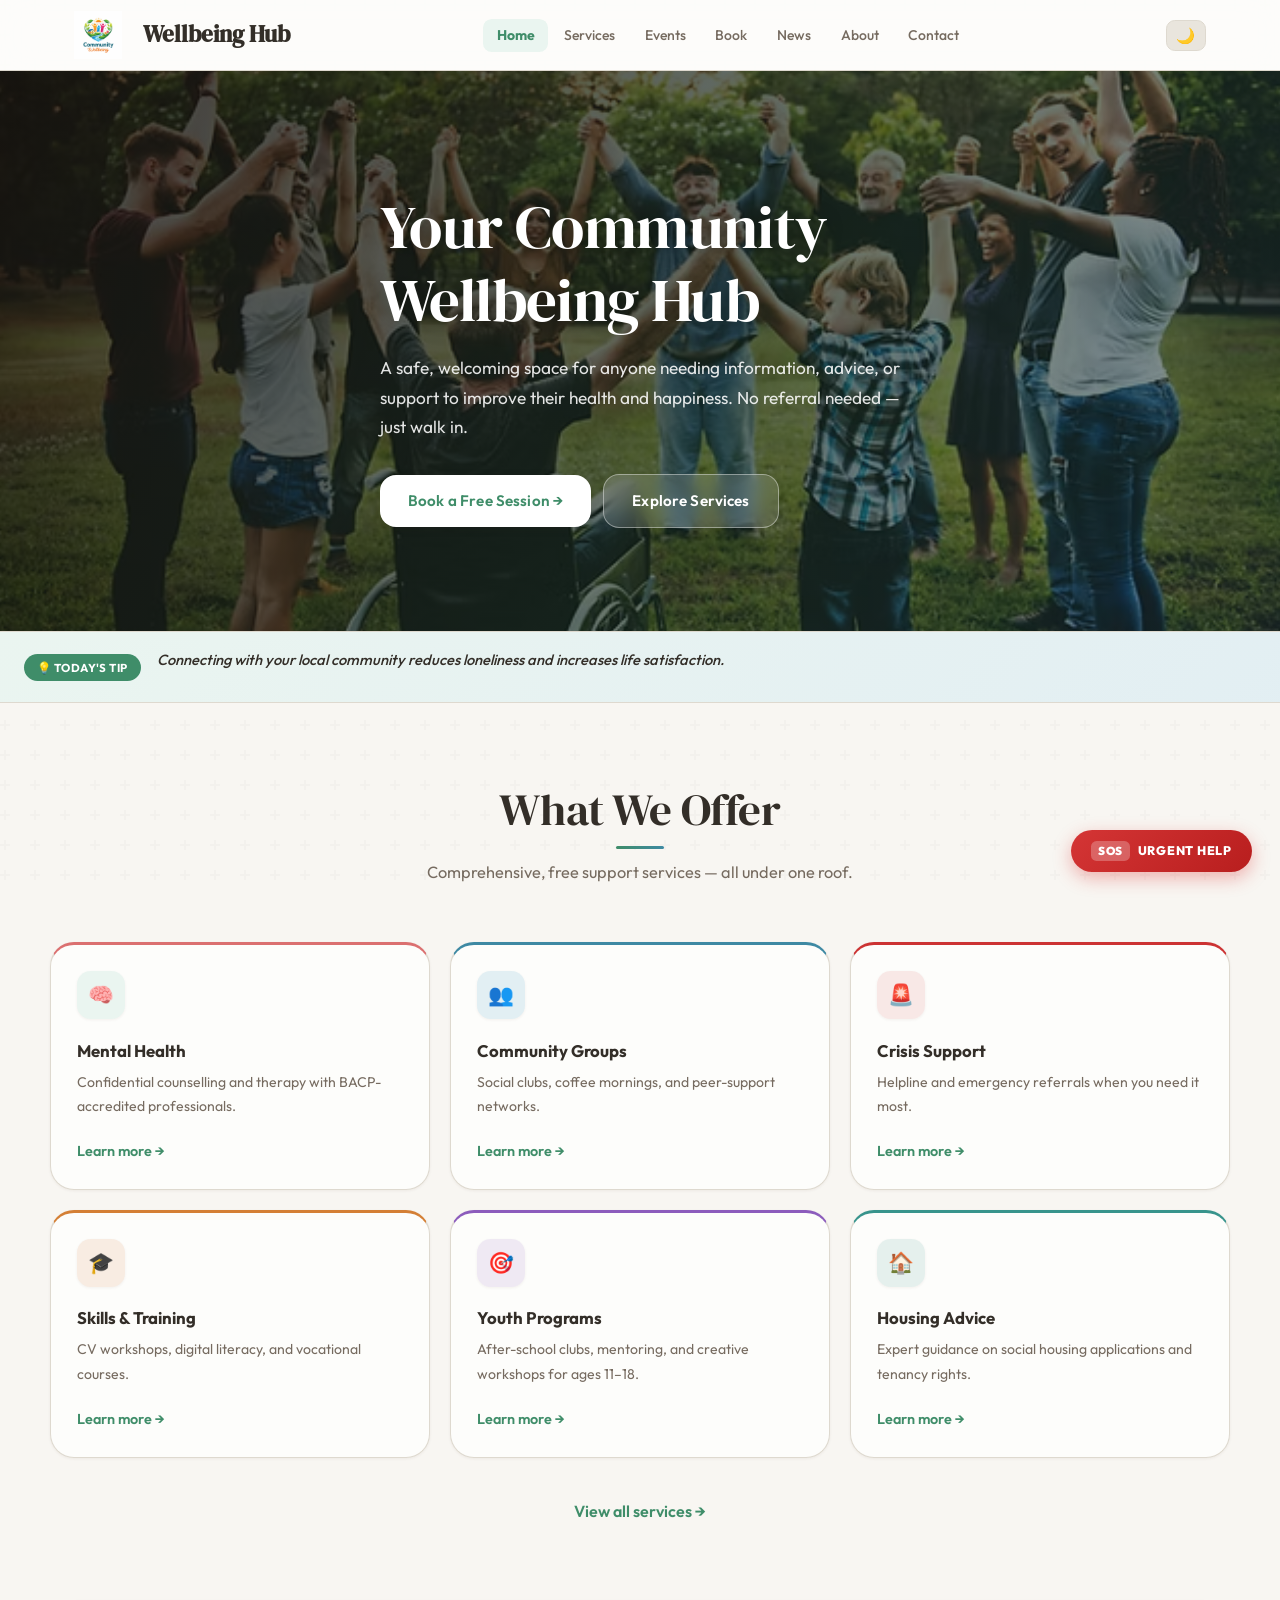
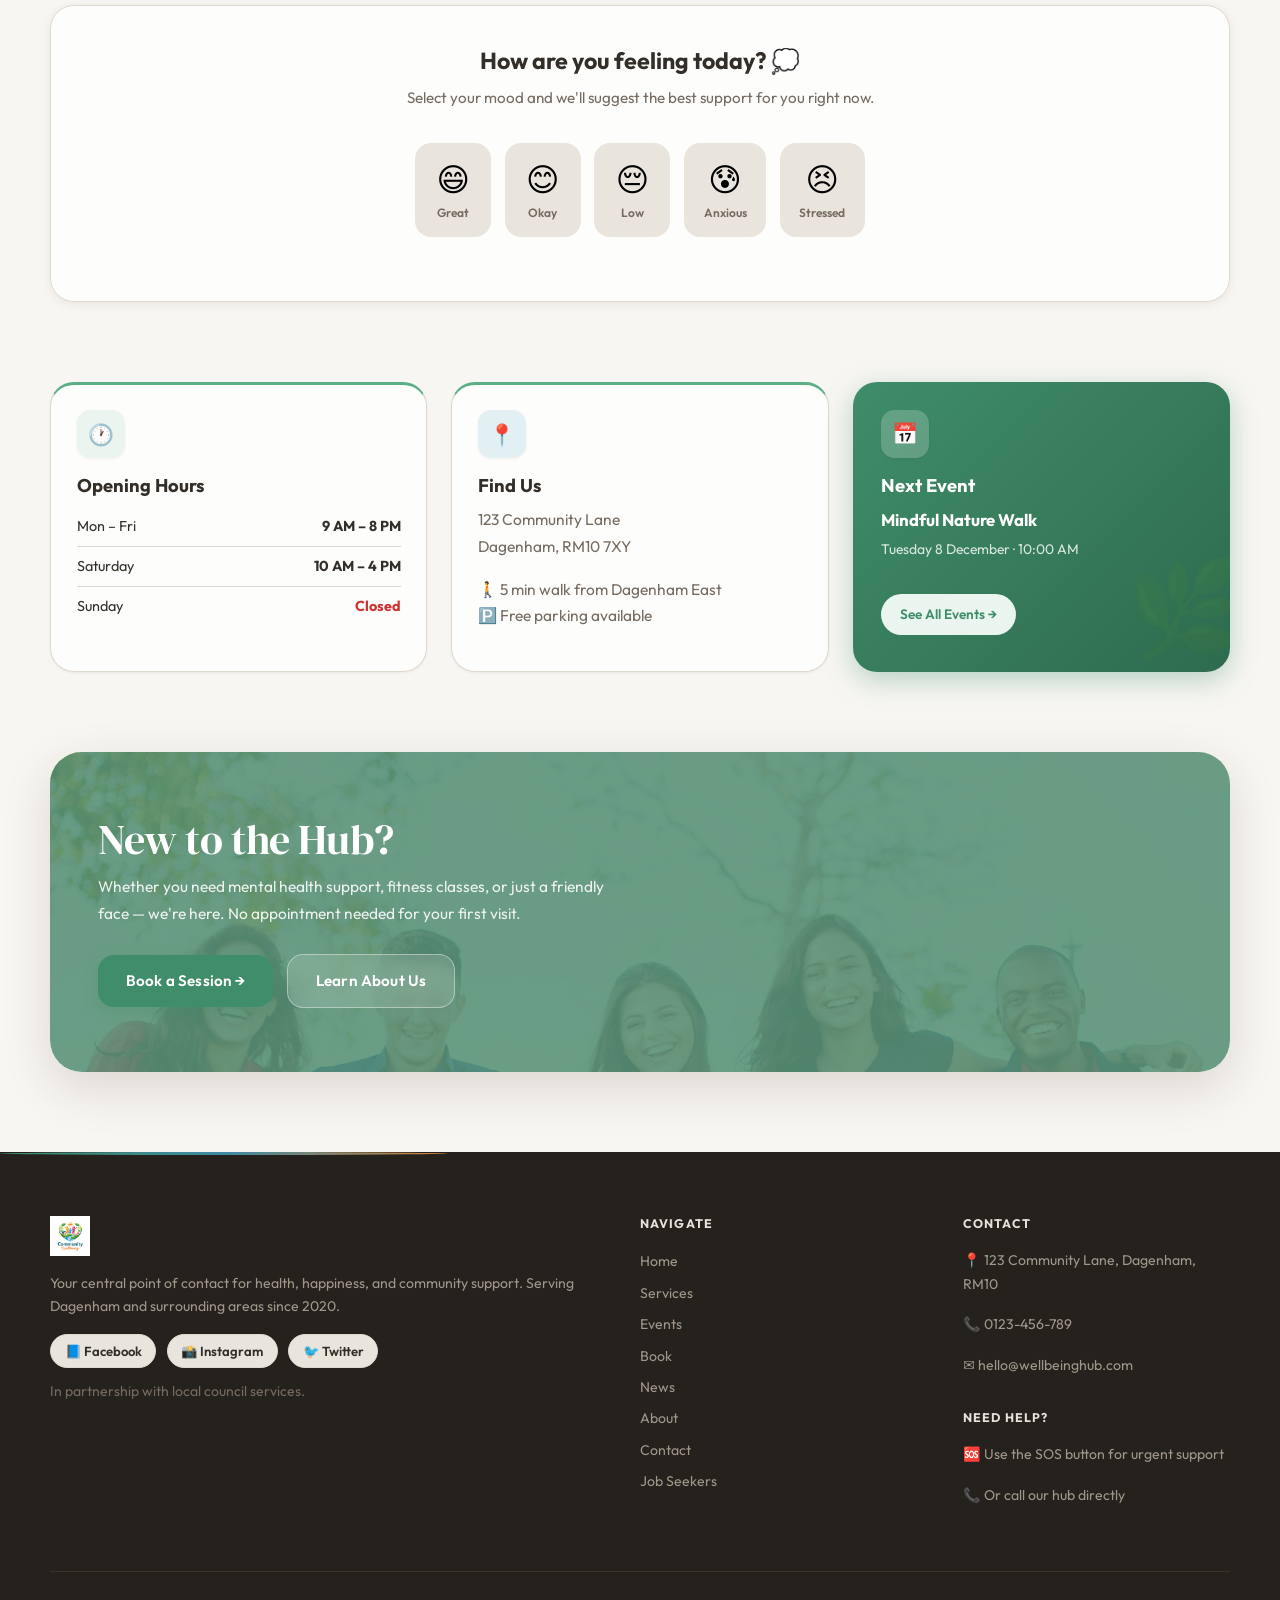
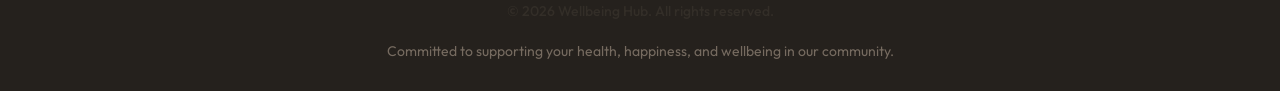
<file: index.html>
﻿<!doctype html>
<html lang="en">
<head>
  <meta charset="UTF-8" />
  <meta name="viewport" content="width=device-width, initial-scale=1.0" />
  <title>Wellbeing Hub – Community Health & Support Centre</title>
  <meta name="description" content="Your local community wellbeing hub in Dagenham. Free mental health support, events, job seekers programmes, and crisis help." />
  <link rel="icon" type="image/png" href="images/logo.png" />
  <meta name="theme-color" content="#3f8f67" />
  <meta property="og:title" content="Wellbeing Hub – Community Health & Support Centre" />
  <meta property="og:description" content="Your local community wellbeing hub in Dagenham. Free mental health support, events, job seekers programmes, and crisis help." />
  <meta property="og:image" content="images/hero-community-people.jpg" />
  <meta property="og:url" content="https://prayogbhattarai.github.io/community-wellbeing-hub/" />
  <meta property="og:type" content="website" />
  <meta name="twitter:card" content="summary_large_image" />
  <meta name="twitter:title" content="Wellbeing Hub – Community Health & Support Centre" />
  <meta name="twitter:description" content="Your local community wellbeing hub in Dagenham. Free mental health support, events, job seekers programmes, and crisis help." />
  <meta name="twitter:image" content="images/hero-community-people.jpg" />
  <link rel="canonical" href="https://prayogbhattarai.github.io/community-wellbeing-hub/" />
  <link rel="preconnect" href="https://fonts.googleapis.com" />
  <link rel="preconnect" href="https://fonts.gstatic.com" crossorigin />
  <link href="https://fonts.googleapis.com/css2?family=DM+Serif+Display:ital@0;1&family=Outfit:wght@300;400;500;600;700&display=swap" rel="stylesheet" />
  <link rel="stylesheet" href="css/style.css" />
  <script defer src="js/app.js"></script>
</head>
<body>
  <a href="#main" class="skip-link">Skip to main content</a>

  <!-- HEADER -->
  <header id="site-header">
    <nav>
      <a href="index.html" class="logo">
        <img src="images/logo.png" alt="Community Wellbeing Hub Logo" style="height:48px; width:auto; vertical-align:middle;" />
        <span style="margin-left: 0.5em; vertical-align:middle; font-weight: bold; font-size: 1.2em;">Wellbeing Hub</span>
      </a>
      <ul class="nav-links">
        <li><a href="index.html" aria-current="page">Home</a></li>
        <li><a href="services.html">Services</a></li>
        <li><a href="events.html">Events</a></li>
        <li><a href="booking.html">Book</a></li>
        <li><a href="news.html">News</a></li>
        <li><a href="about.html">About</a></li>
        <li><a href="contact.html">Contact</a></li>
      </ul>
      <div class="nav-right">
        <button class="theme-btn" id="theme-btn" aria-label="Toggle dark mode">🌙</button>
        <button class="menu-btn" id="menu-btn" aria-label="Open menu" aria-expanded="false">☰</button>
      </div>
    </nav>
    <div class="mobile-menu" id="mobile-menu">
      <a href="index.html" aria-current="page">Home</a>
      <a href="services.html">Services</a>
      <a href="events.html">Events</a>
      <a href="booking.html">Book</a>
      <a href="news.html">News</a>
      <a href="about.html">About</a>
      <a href="contact.html">Contact</a>
      <a href="job-seekers.html">Job Seekers</a>
    </div>
  </header>

  <main id="main">
    <!-- HOME PAGE -->
    <!-- Hero -->
    <section class="hero hero-min-height">
      <div class="hero-bg">
        <img src="images/hero-community.jpg" alt="Diverse group of happy people in a park" loading="eager" fetchpriority="high" decoding="async" />
        <div class="hero-overlay"></div>
      </div>
      <div class="container container-width">
        <div class="hero-content">
          <h1>Your Community<br>Wellbeing Hub</h1>
          <p>A safe, welcoming space for anyone needing information, advice, or support to improve their health and happiness. No referral needed — just walk in.</p>
          <div class="btn-group">
            <a href="booking.html" class="btn btn-white">Book a Free Session →</a>
            <a href="services.html" class="btn btn-ghost">Explore Services</a>
          </div>
        </div>
      </div>
    </section>

    <!-- Daily Wellbeing Tip Ticker -->
    <div class="wellbeing-ticker" aria-live="polite" aria-label="Daily wellbeing tip">
      <span class="ticker-label">💡 Today's Tip</span>
      <p class="ticker-text" id="wellbeing-tip"></p>
    </div>

    <!-- What We Offer -->
    <section class="section container">
      <div class="text-center mb-14 fade-up">
        <h2 class="section-title">What We Offer</h2>
        <p class="section-sub">Comprehensive, free support services — all under one roof.</p>
      </div>
      <div class="grid grid-3" style="gap:1.25rem;">
        <a class="svc-card svc-mental fade-up" href="services.html">
          <div class="icon-box icon-primary">🧠</div>
          <h3>Mental Health</h3>
          <p>Confidential counselling and therapy with BACP-accredited professionals.</p>
          <span class="learn-more">Learn more →</span>
        </a>
        <a class="svc-card svc-community fade-up" href="services.html">
          <div class="icon-box icon-secondary">👥</div>
          <h3>Community Groups</h3>
          <p>Social clubs, coffee mornings, and peer-support networks.</p>
          <span class="learn-more">Learn more →</span>
        </a>
        <a class="svc-card svc-crisis fade-up" href="services.html">
          <div class="icon-box icon-danger">🚨</div>
          <h3>Crisis Support</h3>
          <p>Helpline and emergency referrals when you need it most.</p>
          <span class="learn-more">Learn more →</span>
        </a>
        <a class="svc-card svc-skills fade-up" href="job-seekers.html">
          <div class="icon-box icon-accent">🎓</div>
          <h3>Skills & Training</h3>
          <p>CV workshops, digital literacy, and vocational courses.</p>
          <span class="learn-more">Learn more →</span>
        </a>
        <a class="svc-card svc-youth fade-up" href="services.html">
          <div class="icon-box icon-purple">🎯</div>
          <h3>Youth Programs</h3>
          <p>After-school clubs, mentoring, and creative workshops for ages 11–18.</p>
          <span class="learn-more">Learn more →</span>
        </a>
        <a class="svc-card svc-housing fade-up" href="services.html">
          <div class="icon-box icon-teal">🏠</div>
          <h3>Housing Advice</h3>
          <p>Expert guidance on social housing applications and tenancy rights.</p>
          <span class="learn-more">Learn more →</span>
        </a>
      </div>
      <div class="text-center" style="margin-top:2.5rem;">
        <a href="services.html" class="learn-more" style="font-size:1rem;">View all services →</a>
      </div>
    </section>

    <!-- Mood Check-in Widget -->
    <section class="section container padding-top-0">
      <div class="mood-widget fade-up">
        <h3>How are you feeling today? 💭</h3>
        <p>Select your mood and we'll suggest the best support for you right now.</p>
        <div class="mood-options" role="group" aria-label="Mood selector">
          <button class="mood-btn" data-mood="great" aria-label="Feeling great">😄<span>Great</span></button>
          <button class="mood-btn" data-mood="okay" aria-label="Feeling okay">😊<span>Okay</span></button>
          <button class="mood-btn" data-mood="low" aria-label="Feeling low">😔<span>Low</span></button>
          <button class="mood-btn" data-mood="anxious" aria-label="Feeling anxious">😰<span>Anxious</span></button>
          <button class="mood-btn" data-mood="stressed" aria-label="Feeling stressed">😣<span>Stressed</span></button>
        </div>
        <div class="mood-result" id="mood-result" role="region" aria-live="polite"></div>
      </div>
    </section>

    <!-- Info Grid -->
    <section class="section container padding-top-0">
      <div class="grid grid-3">
        <div class="info-card fade-up">
          <div class="icon-box icon-primary">🕐</div>
          <h3>Opening Hours</h3>
          <div class="hours-row"><span>Mon – Fri</span><strong>9 AM – 8 PM</strong></div>
          <div class="hours-row"><span>Saturday</span><strong>10 AM – 4 PM</strong></div>
          <div class="hours-row"><span>Sunday</span><strong class="closed">Closed</strong></div>
        </div>
        <div class="info-card fade-up">
          <div class="icon-box icon-secondary">📍</div>
          <h3>Find Us</h3>
          <p>123 Community Lane<br>Dagenham, RM10 7XY</p>
          <p style="margin-top:.75rem;">🚶 5 min walk from Dagenham East<br>🅿️ Free parking available</p>
        </div>
        <div class="primary-card fade-up">
          <div class="icon-box">📅</div>
          <h3>Next Event</h3>
          <p class="evt-name">Mindful Nature Walk</p>
          <p class="evt-date" id="next-event-date">Loading...</p>
          <a href="events.html" class="pill-btn">See All Events →</a>
        </div>
      </div>
    </section>

    <!-- CTA Banner -->
    <section class="section container padding-top-0">
      <div class="cta-banner fade-up">
        <img src="images/hero-community-cta.jpg" alt="" aria-hidden="true" loading="lazy" decoding="async" />
        <div class="cta-overlay" style="background:hsla(150,25%,45%,.87);"></div>
        <div class="cta-content">
          <h2>New to the Hub?</h2>
          <p>Whether you need mental health support, fitness classes, or just a friendly face — we're here. No appointment needed for your first visit.</p>
          <div class="btn-group">
            <a href="booking.html" class="btn btn-primary">Book a Session →</a>
            <a href="about.html" class="btn btn-ghost">Learn About Us</a>
          </div>
        </div>
      </div>
    </section>
  </main>

  <!-- FOOTER -->
  <footer>
    <div class="footer-grid">
      <div>
        <div class="footer-logo">
          <img src="images/logo.png" alt="Community Wellbeing Hub" loading="lazy" decoding="async" />
        </div>
        <p>Your central point of contact for health, happiness, and community support. Serving Dagenham and surrounding areas since 2020.</p>
        <div class="social-links">
          <a class="social-link" href="#">📘 Facebook</a>
          <a class="social-link" href="#">📸 Instagram</a>
          <a class="social-link" href="#">🐦 Twitter</a>
        </div>
        <p style="color:var(--muted-fg);font-size:0.875rem;margin-top:.75rem;">In partnership with local council services.</p>
      </div>
      <div>
        <h4>Navigate</h4>
        <div class="footer-links">
          <a href="index.html">Home</a>
          <a href="services.html">Services</a>
          <a href="events.html">Events</a>
          <a href="booking.html">Book</a>
          <a href="news.html">News</a>
          <a href="about.html">About</a>
          <a href="contact.html">Contact</a>
          <a href="job-seekers.html">Job Seekers</a>
        </div>
      </div>
      <div>
        <h4>Contact</h4>
        <div class="footer-contact">
          <p>📍 123 Community Lane, Dagenham, RM10</p>
          <p>📞 0123-456-789</p>
          <p>✉️ hello@wellbeinghub.com</p>
        </div>
        <h4 style="margin-top:1.5rem;">Need Help?</h4>
        <div class="footer-contact">
          <p>🆘 Use the SOS button for urgent support</p>
          <p>📞 Or call our hub directly</p>
        </div>
      </div>
    </div>
    <div class="footer-bottom"><p style="margin:0;padding:0.5rem 0;font-weight:500;color:var(--fg);">© 2026 Wellbeing Hub. All rights reserved.</p><p style="margin:0;padding:0.5rem 0;font-size:0.875rem;color:var(--muted-fg);">Committed to supporting your health, happiness, and wellbeing in our community.</p></div>
  </footer>

  <!-- SOS Button -->
  <button class="sos-btn" onclick="showSOS()" aria-label="Get urgent help">
    <div class="sos-icon">SOS</div>
    URGENT HELP
  </button>

  <!-- Back to Top -->
  <button class="back-to-top" id="back-to-top" aria-label="Back to top">↑</button>

  <script>
    // Next event date
    function getNextTuesday() {
      const today = new Date();
      const day = today.getDay();
      const diff = day <= 2 ? 2 - day : 9 - day;
      const d = new Date(today);
      d.setDate(today.getDate() + (diff === 0 ? 7 : diff));
      return d;
    }
    function fmtDateShort(d) {
      return d.toLocaleDateString('en-GB', { weekday:'long', day:'numeric', month:'long' });
    }
    const el = document.getElementById('next-event-date');
    if (el) el.textContent = fmtDateShort(getNextTuesday()) + ' · 10:00 AM';

    // -- Daily Wellbeing Tip Ticker --------------------------
    const tips = [
      "Taking a 10-minute walk outside can reduce anxiety and instantly boost your mood.",
      "Talking to someone you trust is one of the most powerful things you can do for your mental health.",
      "Small acts of kindness — giving or receiving — release feel-good hormones in your brain.",
      "Good sleep is the foundation of wellbeing. Most adults need 7–9 hours each night.",
      "Deep breathing for just 2 minutes can lower cortisol and calm your nervous system.",
      "Connecting with your local community reduces loneliness and increases life satisfaction.",
      "It's okay to ask for help — reaching out is a sign of strength, not weakness.",
      "Spending time in green spaces lowers blood pressure and reduces stress hormones.",
      "Writing 3 things you're grateful for each day improves long-term happiness.",
      "Even gentle stretching for 10 minutes improves both your mood and focus."
    ];
    const tipEl = document.getElementById('wellbeing-tip');
    if (tipEl) {
      let tipIndex = new Date().getDay() % tips.length;
      tipEl.textContent = tips[tipIndex];
      setTimeout(() => tipEl.classList.add('show'), 150);
      setInterval(() => {
        tipEl.classList.remove('show');
        setTimeout(() => {
          tipIndex = (tipIndex + 1) % tips.length;
          tipEl.textContent = tips[tipIndex];
          tipEl.classList.add('show');
        }, 650);
      }, 8000);
    }

    // -- Mood Check-in Widget --------------------------------
    const moodData = {
      great:   { emoji: '😄', title: 'Wonderful! Keep that energy going!', text: 'Share the good vibes → join one of our community groups or social events this week.', link: 'events.html', cta: 'See Events →' },
      okay:    { emoji: '😊', title: "That's perfectly fine.", text: 'Our social activities and community groups are a great way to lift your spirits a little more.', link: 'events.html', cta: 'Browse Events →' },
      low:     { emoji: '😔', title: "We're here for you.", text: 'When you\'re feeling low, talking to someone really helps. Our mental health team offers free, confidential support.', link: 'services.html', cta: 'Get Support →' },
      anxious: { emoji: '😰', title: "You're not alone.", text: 'Anxiety is very common. Our counselling and mindfulness sessions are a safe, judgement-free space for you.', link: 'booking.html', cta: 'Book a Free Session →' },
      stressed:{ emoji: '😣', title: "Let's ease that pressure.", text: 'Our wellbeing sessions, yoga classes, and drop-in support can give you real relief today.', link: 'booking.html', cta: 'Book a Free Session →' }
    };
    document.querySelectorAll('.mood-btn').forEach(btn => {
      btn.addEventListener('click', () => {
        document.querySelectorAll('.mood-btn').forEach(b => b.classList.remove('selected'));
        btn.classList.add('selected');
        const data = moodData[btn.dataset.mood];
        const result = document.getElementById('mood-result');
        if (result && data) {
          result.classList.remove('show');
          setTimeout(() => {
            result.innerHTML = `<h4>${data.emoji} ${data.title}</h4><p>${data.text}</p><a href="${data.link}" class="pill-btn">${data.cta}</a>`;
            result.classList.add('show');
          }, 50);
        }
      });
    });
  </script>
</body>
</html>
</file>
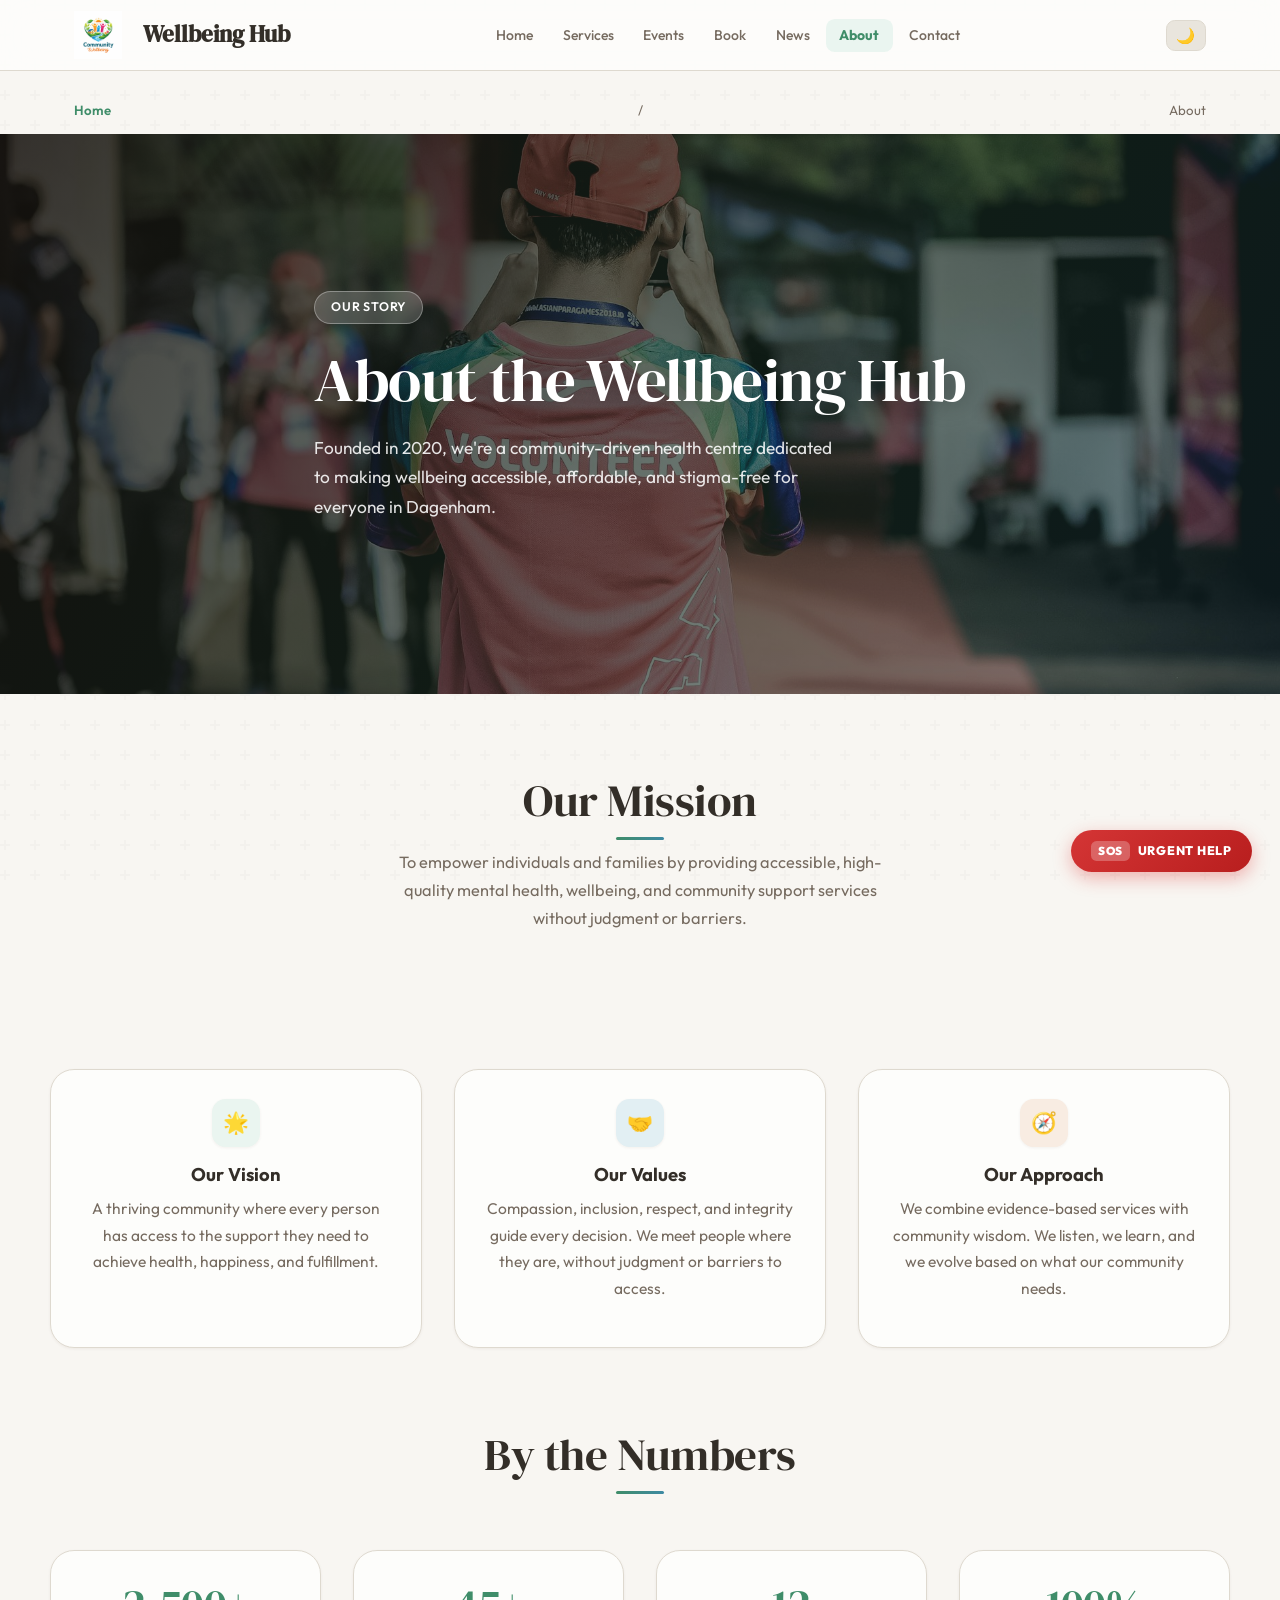
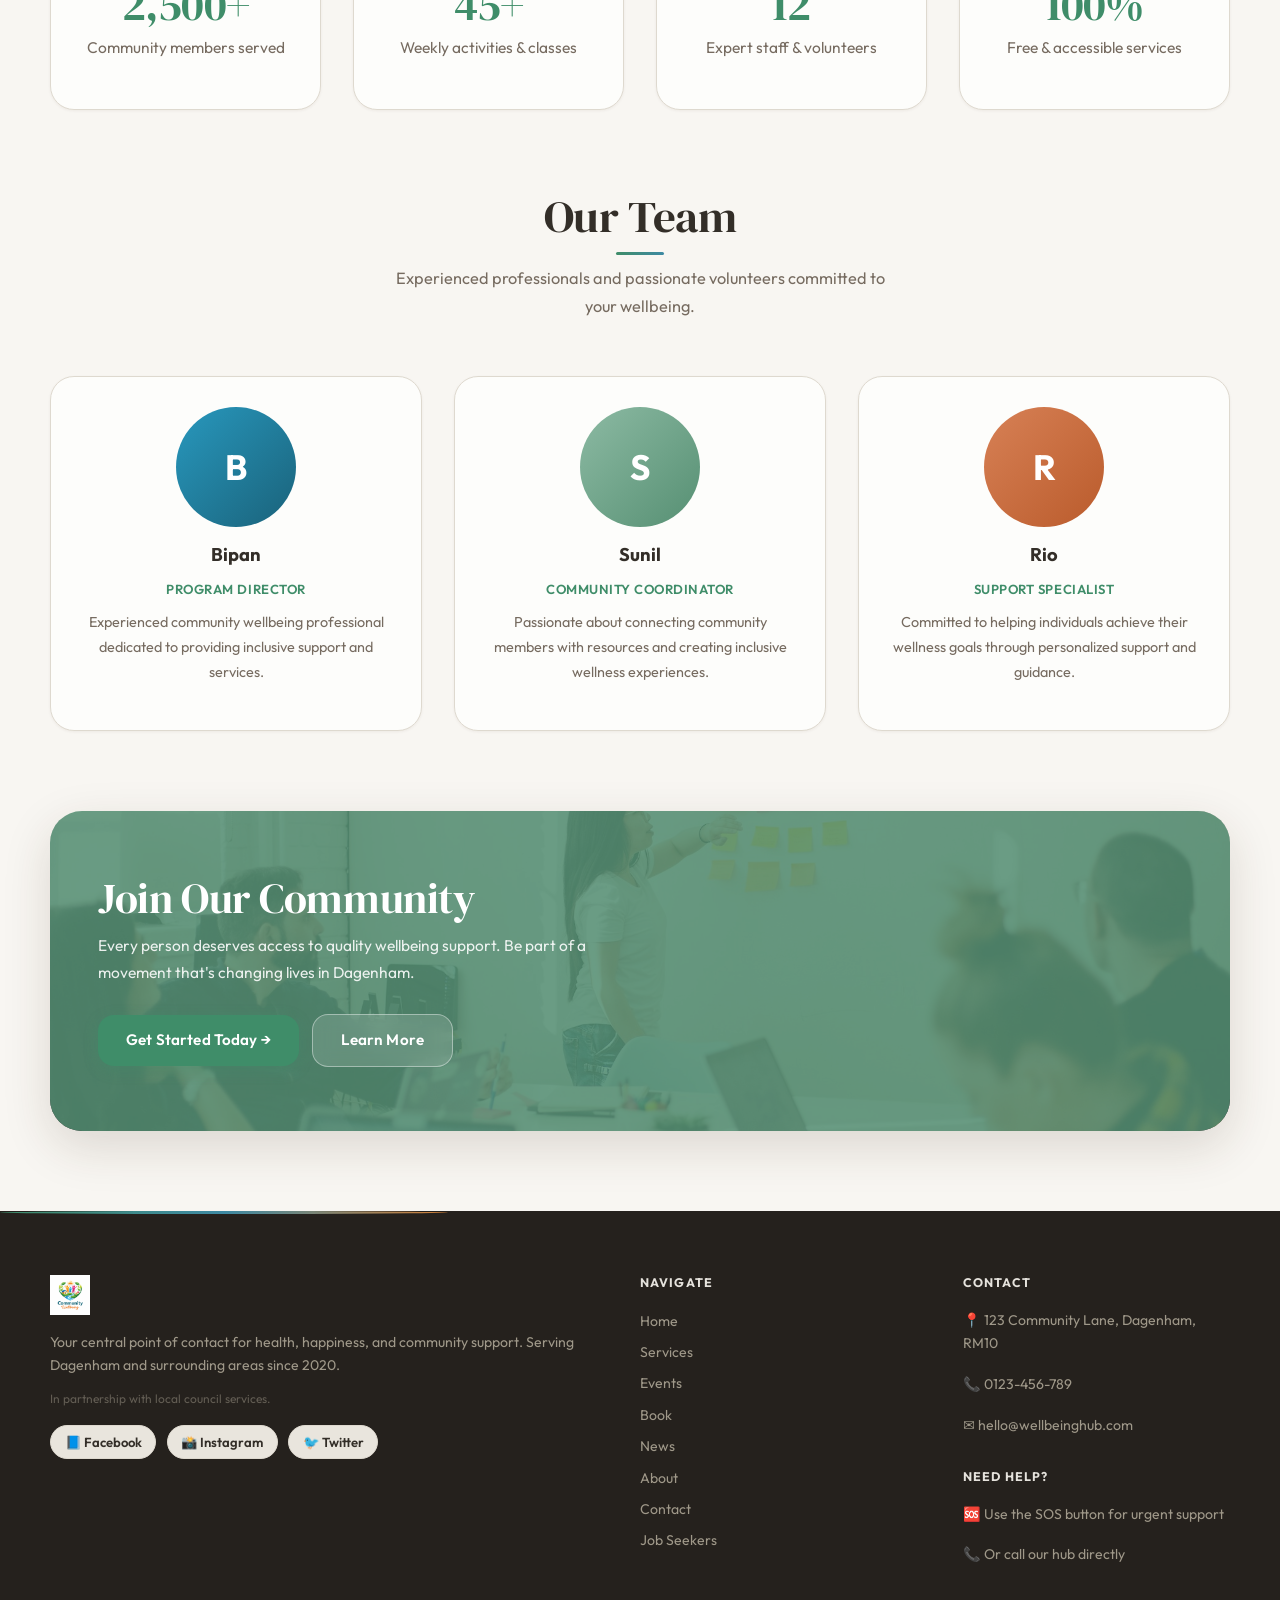
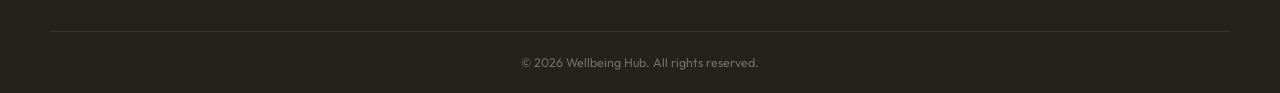
<file: about.html>
﻿<!doctype html>
<html lang="en">
<head>
  <meta charset="UTF-8" /><meta name="viewport" content="width=device-width, initial-scale=1.0" /><title>About Us — Wellbeing Hub</title>
  <meta name="description" content="Founded in 2020, we're a community-driven health centre making wellbeing accessible for everyone in Dagenham." />
  <link rel="icon" type="image/png" href="images/logo.png" />
  <meta property="og:title" content="About Us — Wellbeing Hub" />
  <meta property="og:description" content="Founded in 2020, we're a community-driven health centre making wellbeing accessible for everyone in Dagenham." />
  <meta property="og:image" content="images/hero-community-centre.jpg" />
  <meta property="og:type" content="website" />
  <link rel="preconnect" href="https://fonts.googleapis.com" /><link href="https://fonts.googleapis.com/css2?family=DM+Serif+Display:ital@0;1&family=Outfit:wght@300;400;500;600;700&display=swap" rel="stylesheet" />
  <link rel="stylesheet" href="css/style.css" /><script defer src="js/app.js"></script>
</head>
<body>
  <a href="#main" class="skip-link">Skip to main content</a>
  <header id="site-header"><nav><a href="index.html" class="logo"><img src="images/logo.png" alt="Community Wellbeing Hub Logo" style="height:48px; width:auto; vertical-align:middle;" /><span style="margin-left: 0.5em; vertical-align:middle; font-weight: bold; font-size: 1.2em;">Wellbeing Hub</span></a>
      <ul class="nav-links"><li><a href="index.html">Home</a></li><li><a href="services.html">Services</a></li><li><a href="events.html">Events</a></li><li><a href="booking.html">Book</a></li><li><a href="news.html">News</a></li><li><a href="about.html" aria-current="page">About</a></li><li><a href="contact.html">Contact</a></li></ul>
      <div class="nav-right"><button class="theme-btn" id="theme-btn" aria-label="Toggle dark mode">🌙</button><button class="menu-btn" id="menu-btn" aria-label="Open menu" aria-expanded="false">☰</button></div></nav>
    <div class="mobile-menu" id="mobile-menu"><a href="index.html">Home</a><a href="services.html">Services</a><a href="events.html">Events</a><a href="booking.html">Book</a><a href="news.html">News</a><a href="about.html" aria-current="page">About</a><a href="contact.html">Contact</a><a href="job-seekers.html">Job Seekers</a></div>
  </header>
  <main id="main">
    <div class="container" style="padding-top: 1rem;">
      <nav class="breadcrumbs" aria-label="Breadcrumb">
        <a href="index.html">Home</a>
        <span>/</span>
        <span aria-current="page">About</span>
      </nav>
    </div>
    <section class="hero hero-min-height"><div class="hero-bg"><img src="images/hero-community-centre.jpg" alt="Community centre volunteers and support meeting" loading="eager" /><div class="hero-overlay"></div></div>
      <div class="container container-width"><div class="hero-content"><span class="badge">Our Story</span><h1>About the Wellbeing Hub</h1><p>Founded in 2020, we're a community-driven health centre dedicated to making wellbeing accessible, affordable, and stigma-free for everyone in Dagenham.</p></div></div></section>

    <section class="section container"><div class="text-center mb-14 fade-up"><h2 class="section-title">Our Mission</h2><p class="section-sub">To empower individuals and families by providing accessible, high-quality mental health, wellbeing, and community support services without judgment or barriers.</p></div></section>

    <section class="section container padding-top-0"><div class="grid grid-3" style="gap:2rem;"><div class="about-card fade-up">
          <div class="icon-box icon-primary">🌟</div><h3>Our Vision</h3><p>A thriving community where every person has access to the support they need to achieve health, happiness, and fulfillment.</p></div>
        <div class="about-card fade-up">
          <div class="icon-box icon-secondary">🤝</div><h3>Our Values</h3><p>Compassion, inclusion, respect, and integrity guide every decision. We meet people where they are, without judgment or barriers to access.</p></div>
        <div class="about-card fade-up">
          <div class="icon-box icon-accent">🧭</div><h3>Our Approach</h3><p>We combine evidence-based services with community wisdom. We listen, we learn, and we evolve based on what our community needs.</p></div></div></section>

    <section class="section container padding-top-0"><div class="text-center mb-14 fade-up"><h2 class="section-title">By the Numbers</h2></div>
      <div class="grid grid-4" style="gap:2rem;"><div class="stat-card fade-up">
          <div class="stat-number">2,500+</div><p>Community members served</p></div>
        <div class="stat-card fade-up">
          <div class="stat-number">45+</div><p>Weekly activities & classes</p></div>
        <div class="stat-card fade-up">
          <div class="stat-number">12</div><p>Expert staff & volunteers</p></div>
        <div class="stat-card fade-up">
          <div class="stat-number">100%</div><p>Free & accessible services</p></div></div></section>

    <section class="section container padding-top-0"><div class="text-center mb-14 fade-up"><h2 class="section-title">Our Team</h2><p class="section-sub">Experienced professionals and passionate volunteers committed to your wellbeing.</p></div>
      <div class="grid grid-3" style="gap:2rem;"><div class="team-card fade-up">
          <div class="team-avatar" style="background:linear-gradient(135deg, hsl(195,65%,45%), hsl(195,65%,29%));width:120px;height:120px;border-radius:50%;margin:0 auto 1rem;display:flex;align-items:center;justify-content:center;font-size:2.2rem;color:white;font-weight:700;">B</div>
          <h3>Bipan</h3><p class="team-role">Program Director</p><p style="font-size:.9rem;color:var(--muted-fg);">Experienced community wellbeing professional dedicated to providing inclusive support and services.</p></div>
        <div class="team-card fade-up">
          <div class="team-avatar" style="background:linear-gradient(135deg, hsl(150,25%,64%), hsl(150,25%,45%));width:120px;height:120px;border-radius:50%;margin:0 auto 1rem;display:flex;align-items:center;justify-content:center;font-size:2.2rem;color:white;font-weight:700;">S</div>
          <h3>Sunil</h3><p class="team-role">Community Coordinator</p><p style="font-size:.9rem;color:var(--muted-fg);">Passionate about connecting community members with resources and creating inclusive wellness experiences.</p></div>
        <div class="team-card fade-up">
          <div class="team-avatar" style="background:linear-gradient(135deg, hsl(20,62%,59%), hsl(20,62%,45%));width:120px;height:120px;border-radius:50%;margin:0 auto 1rem;display:flex;align-items:center;justify-content:center;font-size:2.2rem;color:white;font-weight:700;">R</div>
          <h3>Rio</h3><p class="team-role">Support Specialist</p><p style="font-size:.9rem;color:var(--muted-fg);">Committed to helping individuals achieve their wellness goals through personalized support and guidance.</p></div></div></section>

    <section class="section container padding-top-0"><div class="cta-banner fade-up">
        <img src="images/hero-community-event.jpg" alt="" /><div class="cta-overlay" style="background:hsla(150,25%,45%,.87);"></div>
        <div class="cta-content"><h2>Join Our Community</h2><p>Every person deserves access to quality wellbeing support. Be part of a movement that's changing lives in Dagenham.</p>
          <div class="btn-group"><a href="booking.html" class="btn btn-primary">Get Started Today →</a><a href="contact.html" class="btn btn-ghost">Learn More</a></div></div></div></section></main>

  <footer><div class="footer-grid"><div><div class="footer-logo"><img src="images/logo.png" alt="Community Wellbeing Hub" /></div><p>Your central point of contact for health, happiness, and community support. Serving Dagenham and surrounding areas since 2020.</p><p style="opacity:.5;font-size:.75rem;margin-top:.75rem;">In partnership with local council services.</p><div class="social-links"><a class="social-link" href="#">📘 Facebook</a><a class="social-link" href="#">📸 Instagram</a><a class="social-link" href="#">🐦 Twitter</a></div></div>
      <div><h4>Navigate</h4><div class="footer-links"><a href="index.html">Home</a><a href="services.html">Services</a><a href="events.html">Events</a><a href="booking.html">Book</a><a href="news.html">News</a><a href="about.html">About</a><a href="contact.html">Contact</a><a href="job-seekers.html">Job Seekers</a></div></div>
      <div><h4>Contact</h4><div class="footer-contact"><p>📍 123 Community Lane, Dagenham, RM10</p><p>📞 0123-456-789</p><p>✉️ hello@wellbeinghub.com</p></div><h4 style="margin-top:1.5rem;">Need Help?</h4><div class="footer-contact"><p>🆘 Use the SOS button for urgent support</p><p>📞 Or call our hub directly</p></div></div></div>
    <div class="footer-bottom">© 2026 Wellbeing Hub. All rights reserved.</div></footer>

  <button class="sos-btn" onclick="showSOS()" aria-label="Get urgent help"><div class="sos-icon">SOS</div>URGENT HELP</button>
  <button class="back-to-top" id="back-to-top" aria-label="Back to top">↑</button>
</body>
</html>
</file>
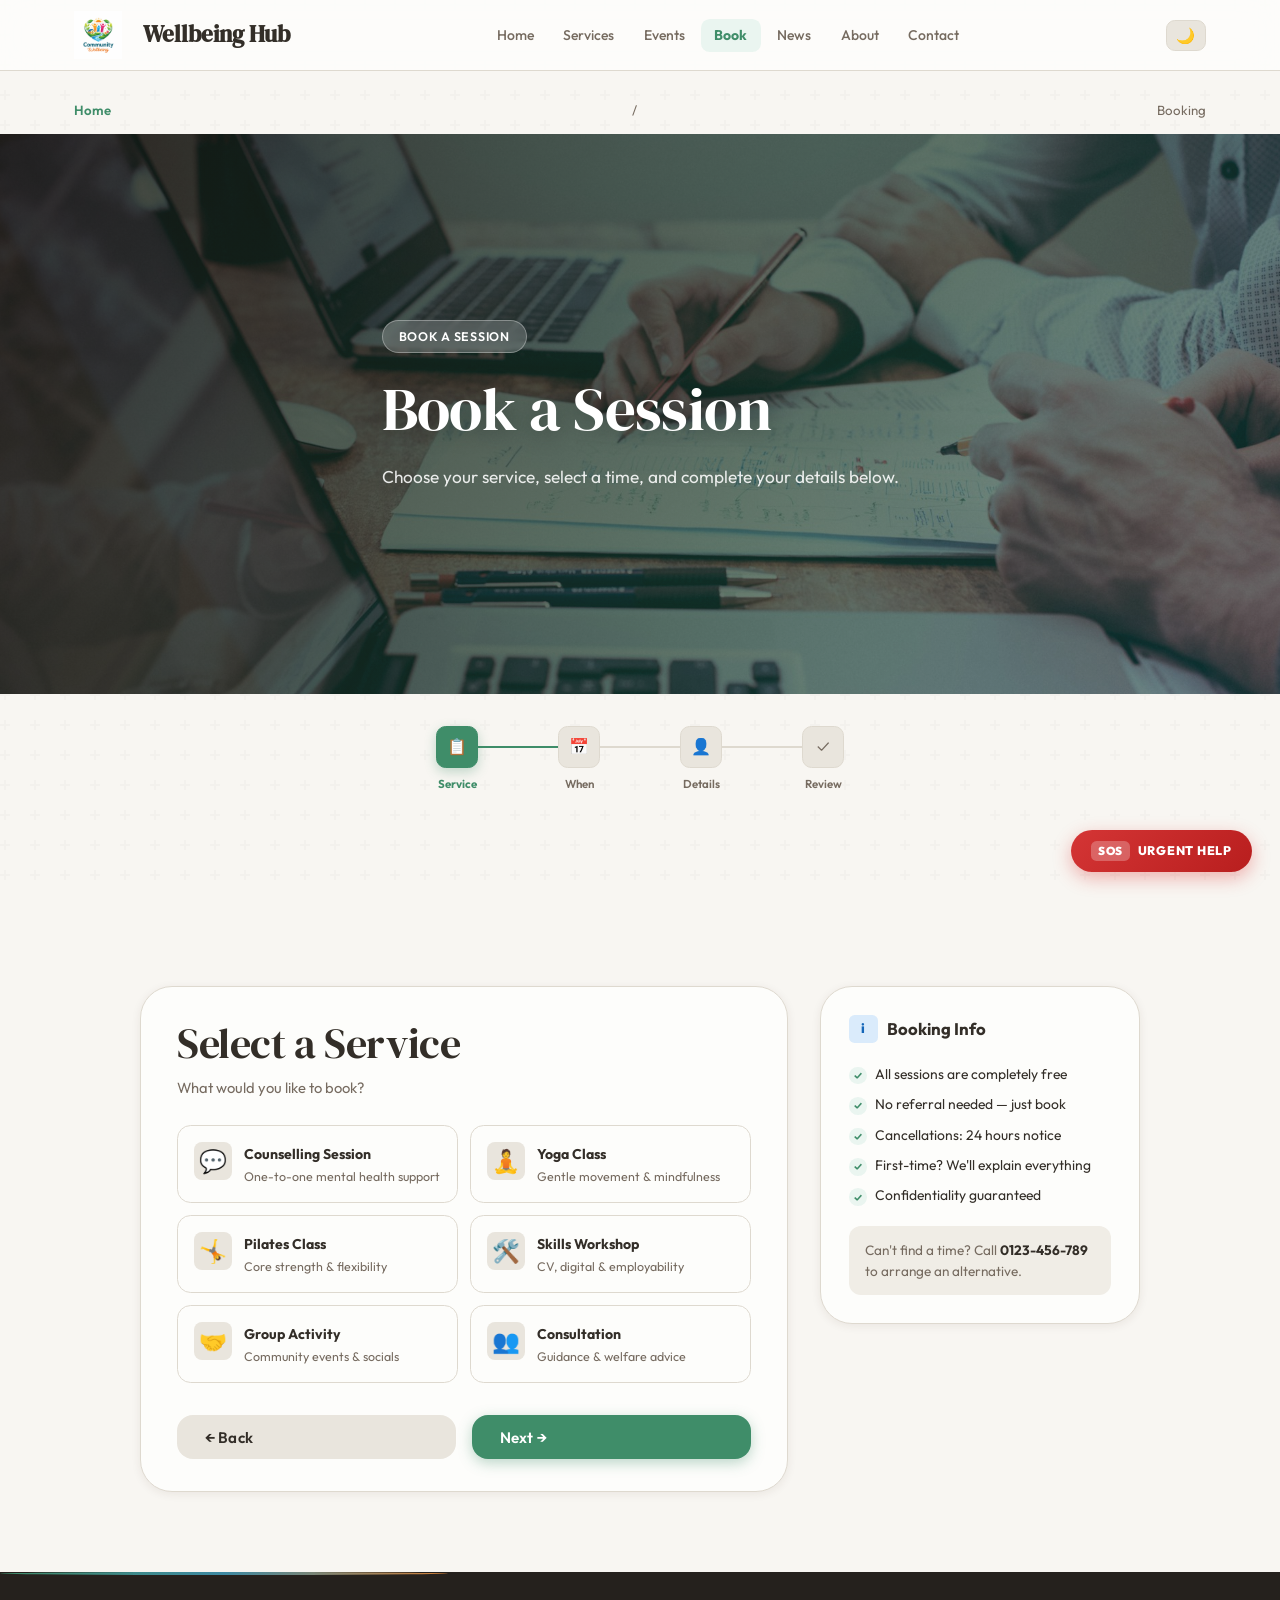
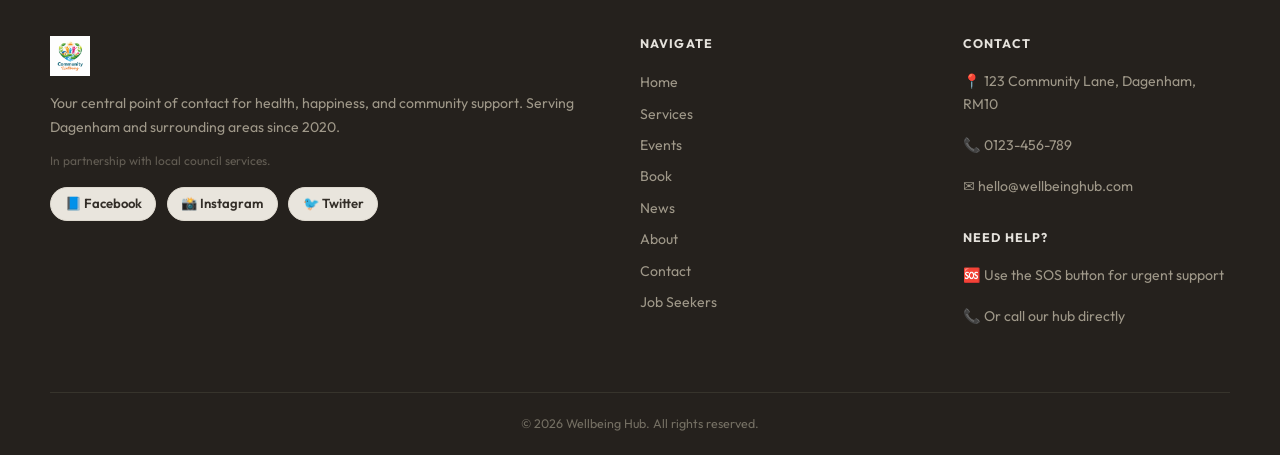
<file: booking.html>
﻿<!doctype html>
<html lang="en">
<head>
  <meta charset="UTF-8" /><meta name="viewport" content="width=device-width, initial-scale=1.0" /><title>Book a Session — Wellbeing Hub</title>
  <meta name="description" content="Book a free wellbeing session at the Wellbeing Hub. No referral needed." />
  <link rel="icon" type="image/png" href="images/logo.png" />
  <meta property="og:title" content="Book a Session — Wellbeing Hub" />
  <meta property="og:description" content="Book a free wellbeing session at the Wellbeing Hub. No referral needed." />
  <meta property="og:image" content="images/hero-reception.jpg" />
  <meta property="og:type" content="website" />
  <link rel="preconnect" href="https://fonts.googleapis.com" /><link href="https://fonts.googleapis.com/css2?family=DM+Serif+Display:ital@0;1&family=Outfit:wght@300;400;500;600;700&display=swap" rel="stylesheet" />
  <link rel="stylesheet" href="css/style.css" /><script defer src="js/app.js"></script>
  <style>
    /* -- Custom Calendar ----------------------------------- */
    .cal-wrap {
      background: var(--card);
      border: 1.5px solid var(--border);
      border-radius: var(--radius-lg);
      overflow: hidden;
      box-shadow: var(--shadow-sm);
      user-select: none;
    }
    .cal-header {
      display: flex;
      align-items: center;
      justify-content: space-between;
      background: linear-gradient(135deg, var(--primary) 0%, var(--secondary) 100%);
      color: #fff;
      padding: .9rem 1.25rem;
    }
    .cal-header h4 {
      color: #fff;
      font-size: 1rem;
      font-weight: 700;
      margin: 0;
    }
    .cal-nav {
      background: rgba(255,255,255,.2);
      border: none;
      color: #fff;
      width: 2rem;
      height: 2rem;
      border-radius: .5rem;
      font-size: 1rem;
      cursor: pointer;
      display: flex;
      align-items: center;
      justify-content: center;
      transition: background .18s;
    }
    .cal-nav:hover { background: rgba(255,255,255,.35); }
    .cal-grid {
      display: grid;
      grid-template-columns: repeat(7, 1fr);
      gap: 2px;
      padding: .75rem;
    }
    .cal-day-name {
      text-align: center;
      font-size: .7rem;
      font-weight: 700;
      color: var(--muted-fg);
      padding: .3rem 0;
      text-transform: uppercase;
      letter-spacing: .05em;
    }
    .cal-day {
      text-align: center;
      padding: .5rem .2rem;
      border-radius: .6rem;
      font-size: .88rem;
      font-weight: 500;
      cursor: pointer;
      transition: background .15s, color .15s, transform .15s;
      color: var(--fg);
      border: 1.5px solid transparent;
    }
    .cal-day:hover:not(.cal-disabled):not(.cal-selected):not(.cal-empty) {
      background: var(--primary-soft);
      color: var(--primary);
      border-color: var(--primary-light);
      transform: scale(1.08);
    }
    .cal-day.cal-today {
      border-color: var(--primary-light);
      font-weight: 700;
      color: var(--primary);
    }
    .cal-day.cal-selected {
      background: var(--primary);
      color: #fff !important;
      font-weight: 700;
      border-color: var(--primary-dark);
      transform: scale(1.08);
      box-shadow: 0 4px 12px hsla(152,38%,40%,.35);
    }
    .cal-day.cal-disabled {
      color: var(--border);
      cursor: not-allowed;
    }
    .cal-day.cal-empty { cursor: default; }

    /* -- Time slots ---------------------------------------- */
    .time-slots {
      display: grid;
      grid-template-columns: repeat(4, 1fr);
      gap: .6rem;
      margin-top: .75rem;
    }
    .time-slot {
      padding: .55rem .4rem;
      border: 1.5px solid var(--border);
      border-radius: .75rem;
      background: var(--card);
      font-size: .82rem;
      font-weight: 600;
      color: var(--fg);
      cursor: pointer;
      text-align: center;
      transition: background .18s, color .18s, border-color .18s, transform .18s;
    }
    .time-slot:hover:not(.time-taken) {
      background: var(--primary-soft);
      color: var(--primary);
      border-color: var(--primary-light);
      transform: translateY(-2px);
    }
    .time-slot.time-selected {
      background: var(--primary);
      color: #fff;
      border-color: var(--primary-dark);
      box-shadow: 0 4px 12px hsla(152,38%,40%,.3);
      transform: translateY(-2px);
    }
    .time-slot.time-taken {
      background: var(--muted);
      color: var(--border);
      cursor: not-allowed;
      pointer-events: none;
      opacity: 0.45;
      text-decoration: line-through;
    }
    .cal-selected-display {
      background: var(--primary-soft);
      border: 1.5px solid var(--primary-light);
      border-radius: var(--radius);
      padding: .6rem 1rem;
      font-size: .88rem;
      font-weight: 600;
      color: var(--primary-dark);
      margin-bottom: 1.25rem;
      display: none;
    }
    @media (max-width: 480px) {
      .time-slots { grid-template-columns: repeat(3, 1fr); }
    }

    /* -- Icon-Box Stepper ---------------------------------- */
    .stepper-new {
      display: flex;
      align-items: flex-start;
      justify-content: center;
      max-width: 520px;
      margin: 2rem auto;
      padding: 0 1rem;
    }
    .step-item {
      display: flex;
      flex-direction: column;
      align-items: center;
      gap: .4rem;
      flex: 1;
      position: relative;
    }
    .step-item:not(:last-child)::after {
      content: '';
      position: absolute;
      top: 1.25rem;
      left: 50%;
      width: 100%;
      height: 2px;
      background: var(--border);
      z-index: 0;
    }
    .step-item.done:not(:last-child)::after,
    .step-item.active:not(:last-child)::after {
      background: var(--primary);
    }
    .step-icon-box {
      width: 2.6rem;
      height: 2.6rem;
      border-radius: .6rem;
      background: var(--muted);
      border: 1.5px solid var(--border);
      color: var(--muted-fg);
      display: flex;
      align-items: center;
      justify-content: center;
      font-size: 1rem;
      position: relative;
      z-index: 1;
      transition: all .3s;
    }
    .step-item.active .step-icon-box {
      background: var(--primary);
      color: #fff;
      border-color: var(--primary);
      box-shadow: 0 4px 12px hsla(152,38%,40%,.3);
    }
    .step-item.done .step-icon-box {
      background: var(--primary);
      color: #fff;
      border-color: var(--primary);
    }
    .step-label {
      font-size: .72rem;
      font-weight: 600;
      color: var(--muted-fg);
    }
    .step-item.active .step-label {
      color: var(--primary);
      font-weight: 700;
    }

    /* -- Two-column booking layout ------------------------- */
    .booking-layout {
      display: grid;
      grid-template-columns: 1fr 320px;
      gap: 2rem;
      align-items: start;
      max-width: 1000px;
      margin: 0 auto;
    }
    @media (max-width: 860px) {
      .booking-layout { grid-template-columns: 1fr; }
    }
    .booking-main-card {
      background: var(--card);
      border: 1.5px solid var(--border);
      border-radius: var(--radius-xl);
      padding: 2rem 2.25rem;
      box-shadow: var(--shadow-sm);
    }
    .booking-sidebar-card {
      background: var(--card);
      border: 1.5px solid var(--border);
      border-radius: var(--radius-xl);
      padding: 1.75rem;
      box-shadow: var(--shadow-sm);
      position: sticky;
      top: 5.5rem;
    }
    .booking-sidebar-card h3 {
      display: flex;
      align-items: center;
      gap: .6rem;
      font-size: 1.05rem;
      margin-bottom: 1.25rem;
      color: var(--fg);
    }
    .info-icon-box {
      width: 1.8rem;
      height: 1.8rem;
      background: hsl(210,80%,92%);
      color: hsl(210,80%,40%);
      border-radius: .35rem;
      display: flex;
      align-items: center;
      justify-content: center;
      font-size: .85rem;
      font-weight: 800;
      font-style: normal;
      flex-shrink: 0;
    }
    .booking-info-list {
      list-style: none;
      padding: 0;
      margin: 0 0 1.25rem;
      display: flex;
      flex-direction: column;
      gap: .6rem;
    }
    .booking-info-list li {
      display: flex;
      align-items: flex-start;
      gap: .5rem;
      font-size: .87rem;
      color: var(--fg);
      line-height: 1.45;
    }
    .info-check {
      width: 1.1rem;
      height: 1.1rem;
      background: var(--primary-soft);
      color: var(--primary);
      border-radius: 50%;
      display: flex;
      align-items: center;
      justify-content: center;
      font-size: .58rem;
      font-weight: 900;
      flex-shrink: 0;
      margin-top: .2rem;
    }
    .booking-phone-box {
      background: var(--bg-alt);
      border-radius: .75rem;
      padding: .85rem 1rem;
      font-size: .85rem;
      color: var(--muted-fg);
      line-height: 1.55;
    }
    .booking-phone-box strong { color: var(--fg); }

    /* -- YOUR SELECTION summary panel --------------------- */
    .sel-divider {
      border: none;
      border-top: 1px solid var(--border);
      margin: 1.4rem 0;
    }
    .sel-label {
      font-size: .62rem;
      font-weight: 800;
      text-transform: uppercase;
      letter-spacing: .12em;
      color: var(--muted-fg);
      margin-bottom: .85rem;
    }
    .sel-service-row {
      display: flex;
      align-items: center;
      gap: .6rem;
      background: var(--muted);
      border-radius: .65rem;
      padding: .55rem .85rem;
      margin-bottom: .55rem;
    }
    .sel-service-emoji { font-size: 1.1rem; }
    .sel-service-name {
      font-size: .9rem;
      font-weight: 700;
      color: var(--fg);
    }
    .sel-meta-row {
      display: flex;
      align-items: center;
      gap: .55rem;
      font-size: .88rem;
      color: var(--fg);
      padding: .2rem 0;
      margin-top: .3rem;
    }
    .sel-meta-row .sel-icon { font-size: 1rem; }

    /* -- Service Selection Cards --------------------------- */
    .service-cards-grid {
      display: grid;
      grid-template-columns: 1fr 1fr;
      gap: .75rem;
      margin-bottom: 1.5rem;
    }
    @media (max-width: 560px) {
      .service-cards-grid { grid-template-columns: 1fr; }
    }
    .service-card-select {
      display: flex;
      align-items: flex-start;
      gap: .75rem;
      padding: 1rem;
      border: 1.5px solid var(--border);
      border-radius: .85rem;
      background: var(--card);
      cursor: pointer;
      transition: border-color .2s, box-shadow .2s, background .2s;
      position: relative;
      text-align: left;
      width: 100%;
    }
    .service-card-select:hover {
      border-color: var(--primary-light);
      box-shadow: 0 2px 10px hsla(152,38%,40%,.1);
    }
    .service-card-select.selected {
      border-color: var(--primary);
      background: hsl(152,35%,97%);
      box-shadow: 0 0 0 1px var(--primary);
    }
    .dark .service-card-select.selected { background: hsl(152,30%,13%); }
    .service-card-select input[type="radio"] {
      position: absolute;
      opacity: 0;
      width: 0;
      height: 0;
    }
    .svc-emoji {
      font-size: 1.4rem;
      width: 2.4rem;
      height: 2.4rem;
      background: var(--muted);
      border-radius: .5rem;
      display: flex;
      align-items: center;
      justify-content: center;
      flex-shrink: 0;
    }
    .svc-text { flex: 1; min-width: 0; }
    .svc-text strong {
      display: block;
      font-size: .88rem;
      font-weight: 700;
      color: var(--fg);
      margin-bottom: .15rem;
    }
    .svc-text span {
      display: block;
      font-size: .78rem;
      color: var(--muted-fg);
      line-height: 1.4;
    }
    .svc-check {
      width: 1.3rem;
      height: 1.3rem;
      border-radius: 50%;
      background: var(--primary);
      color: #fff;
      display: none;
      align-items: center;
      justify-content: center;
      font-size: .65rem;
      font-weight: 800;
      flex-shrink: 0;
    }
    .service-card-select.selected .svc-check { display: flex; }

    /* -- Selected service mini-card (step 2 banner) -------- */
    .selected-svc-banner {
      display: flex;
      align-items: center;
      justify-content: space-between;
      gap: 1rem;
      background: var(--card);
      border: 1.5px solid var(--border);
      border-radius: .85rem;
      padding: .85rem 1.1rem;
      margin-bottom: 1.5rem;
    }
    .selected-svc-left {
      display: flex;
      align-items: center;
      gap: .75rem;
    }
    .selected-svc-emoji {
      width: 2.2rem;
      height: 2.2rem;
      background: var(--primary-soft);
      border-radius: .5rem;
      display: flex;
      align-items: center;
      justify-content: center;
      font-size: 1.1rem;
      flex-shrink: 0;
    }
    .selected-svc-info strong {
      display: block;
      font-size: .9rem;
      font-weight: 700;
      color: var(--fg);
      line-height: 1.3;
    }
    .selected-svc-info span {
      font-size: .75rem;
      color: var(--muted-fg);
    }
    .change-svc-btn {
      font-size: .78rem;
      font-weight: 700;
      color: var(--primary);
      background: var(--primary-soft);
      border: 1px solid var(--primary-light);
      border-radius: 2rem;
      padding: .32rem .85rem;
      cursor: pointer;
      white-space: nowrap;
      text-decoration: none;
      transition: background .18s;
      font-family: var(--font-body);
    }
    .change-svc-btn:hover { background: var(--primary-light); color: #fff; }
  </style>
</head>
<body>
  <a href="#main" class="skip-link">Skip to main content</a>
  <header id="site-header"><nav><a href="index.html" class="logo"><img src="images/logo.png" alt="Community Wellbeing Hub Logo" style="height:48px; width:auto; vertical-align:middle;" /><span style="margin-left: 0.5em; vertical-align:middle; font-weight: bold; font-size: 1.2em;">Wellbeing Hub</span></a>
      <ul class="nav-links"><li><a href="index.html">Home</a></li><li><a href="services.html">Services</a></li><li><a href="events.html">Events</a></li><li><a href="booking.html" aria-current="page">Book</a></li><li><a href="news.html">News</a></li><li><a href="about.html">About</a></li><li><a href="contact.html">Contact</a></li></ul>
      <div class="nav-right"><button class="theme-btn" id="theme-btn" aria-label="Toggle dark mode">🌙</button><button class="menu-btn" id="menu-btn" aria-label="Open menu" aria-expanded="false">☰</button></div></nav>
    <div class="mobile-menu" id="mobile-menu"><a href="index.html">Home</a><a href="services.html">Services</a><a href="events.html">Events</a><a href="booking.html" aria-current="page">Book</a><a href="news.html">News</a><a href="about.html">About</a><a href="contact.html">Contact</a><a href="job-seekers.html">Job Seekers</a></div>
  </header>
  <main id="main">
    <div class="container" style="padding-top: 1rem;">
      <nav class="breadcrumbs" aria-label="Breadcrumb">
        <a href="index.html">Home</a>
        <span>/</span>
        <span aria-current="page">Booking</span>
      </nav>
    </div>

    <section class="hero hero-min-height"><div class="hero-bg"><img src="images/hero-reception.jpg" alt="Friendly welcoming reception desk at the wellbeing hub" loading="eager" /><div class="hero-overlay"></div></div>
      <div class="container container-width"><div class="hero-content"><span class="badge">Book a Session</span><h1>Book a Session</h1><p>Choose your service, select a time, and complete your details below.</p></div></div></section>

    <section class="section container padding-top-0">
      <div class="stepper-new" id="stepper-wrap">
        <div class="step-item active" id="stepper-1" aria-current="step">
          <div class="step-icon-box">📋</div>
          <span class="step-label">Service</span>
        </div>
        <div class="step-item" id="stepper-2">
          <div class="step-icon-box">📅</div>
          <span class="step-label">When</span>
        </div>
        <div class="step-item" id="stepper-3">
          <div class="step-icon-box">👤</div>
          <span class="step-label">Details</span>
        </div>
        <div class="step-item" id="stepper-4">
          <div class="step-icon-box">✓</div>
          <span class="step-label">Review</span>
        </div>
      </div>
    </section>

    <section class="section container">
      <div class="booking-layout">
        <div class="booking-main-card">
          
          <div id="step-1">
            <h2 style="margin-bottom:.4rem;">Select a Service</h2>
            <p style="color: var(--muted-fg); margin-bottom: 1.5rem; font-size:.92rem;">What would you like to book?</p>

            <div class="service-cards-grid">
              <label class="service-card-select" onclick="selectServiceCard(this)">
                <input type="radio" name="service" value="Counselling Session" required />
                <div class="svc-emoji">💬</div>
                <div class="svc-text">
                  <strong>Counselling Session</strong>
                  <span>One-to-one mental health support</span>
                </div>
                <div class="svc-check">✓</div>
              </label>
              <label class="service-card-select" onclick="selectServiceCard(this)">
                <input type="radio" name="service" value="Yoga Class" />
                <div class="svc-emoji">🧘</div>
                <div class="svc-text">
                  <strong>Yoga Class</strong>
                  <span>Gentle movement &amp; mindfulness</span>
                </div>
                <div class="svc-check">✓</div>
              </label>
              <label class="service-card-select" onclick="selectServiceCard(this)">
                <input type="radio" name="service" value="Pilates Class" />
                <div class="svc-emoji">🤸</div>
                <div class="svc-text">
                  <strong>Pilates Class</strong>
                  <span>Core strength &amp; flexibility</span>
                </div>
                <div class="svc-check">✓</div>
              </label>
              <label class="service-card-select" onclick="selectServiceCard(this)">
                <input type="radio" name="service" value="Skills Workshop" />
                <div class="svc-emoji">🛠️</div>
                <div class="svc-text">
                  <strong>Skills Workshop</strong>
                  <span>CV, digital &amp; employability</span>
                </div>
                <div class="svc-check">✓</div>
              </label>
              <label class="service-card-select" onclick="selectServiceCard(this)">
                <input type="radio" name="service" value="Group Activity" />
                <div class="svc-emoji">🤝</div>
                <div class="svc-text">
                  <strong>Group Activity</strong>
                  <span>Community events &amp; socials</span>
                </div>
                <div class="svc-check">✓</div>
              </label>
              <label class="service-card-select" onclick="selectServiceCard(this)">
                <input type="radio" name="service" value="Consultation" />
                <div class="svc-emoji">👥</div>
                <div class="svc-text">
                  <strong>Consultation</strong>
                  <span>Guidance &amp; welfare advice</span>
                </div>
                <div class="svc-check">✓</div>
              </label>
            </div>

            <p id="error-service" class="error-msg" style="display:none;"></p>

            <div style="display: flex; gap: 1rem; margin-top: 2rem;">
              <button type="button" class="btn btn-muted" onclick="prevStep()" style="flex: 1;" disabled>← Back</button>
              <button type="button" class="btn btn-primary" onclick="nextStep()" style="flex: 1;">Next →</button>
            </div>
          </div>

          <div id="step-2" style="display: none;">
            <h2 style="margin-bottom:.4rem;">Pick a Date &amp; Time</h2>
            <p style="color:var(--muted-fg);margin-bottom:1.5rem;">When would you like to visit?</p>

            <!-- Selected service mini-card -->
            <div id="selected-service-note" class="selected-svc-banner" style="display:none;">
              <div class="selected-svc-left">
                <div class="selected-svc-emoji" id="selected-svc-emoji">🗓️</div>
                <div class="selected-svc-info">
                  <strong id="selected-service-name">—</strong>
                  <span>Selected service</span>
                </div>
              </div>
              <a href="#" id="change-service-link" class="change-svc-btn">✎ Change</a>
            </div>

            <!-- Date input + calendar toggle -->
            <div class="form-group">
              <label style="font-weight:600;font-size:.92rem;display:block;margin-bottom:.6rem;">Select Date <span aria-hidden="true">*</span></label>
              <div style="display:flex;gap:.5rem;align-items:center;">
                <input type="text" id="date-display" placeholder="DD / MM / YYYY" class="form-input"
                  style="flex:1;letter-spacing:.05em;"
                  maxlength="14" autocomplete="off" />
                <button type="button" id="cal-toggle-btn" aria-label="Open calendar"
                  style="width:2.8rem;height:2.8rem;border-radius:.75rem;background:var(--primary);border:none;
                         color:#fff;font-size:1.1rem;cursor:pointer;flex-shrink:0;
                         transition:background .2s,transform .2s;display:flex;align-items:center;justify-content:center;">
                  📅
                </button>
              </div>
              <input type="hidden" id="date" name="date" />
              <p id="error-date" class="error-msg" style="display:none;color:var(--destructive);font-size:.85rem;margin-top:.4rem;"></p>
            </div>

            <!-- Calendar dropdown -->
            <div id="cal-dropdown" style="display:none;margin-top:.5rem;">
              <div class="cal-wrap">
                <div class="cal-header">
                  <button class="cal-nav" id="cal-prev" aria-label="Previous month">&#8249;</button>
                  <h4 id="cal-title"></h4>
                  <button class="cal-nav" id="cal-next" aria-label="Next month">&#8250;</button>
                </div>
                <div class="cal-grid" id="cal-grid"></div>
              </div>
            </div>

            <div class="cal-selected-display" id="cal-selected-display" style="margin-top:.75rem;">
              📅 <span id="cal-selected-text"></span>
            </div>

            <!-- Time Slots -->
            <div style="margin-top:1.5rem;">
              <label style="font-weight:600;font-size:.92rem;display:block;margin-bottom:.75rem;">Select a Time <span aria-hidden="true">*</span></label>
              <div class="time-slots" id="time-slots">
                <button type="button" class="time-slot" data-time="9:00 AM">9:00 AM</button>
                <button type="button" class="time-slot" data-time="10:00 AM">10:00 AM</button>
                <button type="button" class="time-slot" data-time="11:00 AM">11:00 AM</button>
                <button type="button" class="time-slot time-taken" data-time="12:00 PM" disabled>12:00 PM</button>
                <button type="button" class="time-slot" data-time="2:00 PM">2:00 PM</button>
                <button type="button" class="time-slot" data-time="3:00 PM">3:00 PM</button>
                <button type="button" class="time-slot" data-time="4:00 PM">4:00 PM</button>
                <button type="button" class="time-slot" data-time="6:00 PM">6:00 PM</button>
                <button type="button" class="time-slot" data-time="7:00 PM">7:00 PM</button>
              </div>
              <input type="hidden" id="time" name="time" />
              <p id="error-time" class="error-msg" style="display:none;color:var(--destructive);font-size:.85rem;margin-top:.4rem;"></p>
            </div>

            <div style="display:flex;gap:1rem;margin-top:2rem;">
              <button type="button" class="btn btn-muted" onclick="prevStep()" style="flex:1;">← Back</button>
              <button type="button" class="btn btn-primary" onclick="nextStep()" style="flex:1;">Next →</button>
            </div>
          </div>

          <div id="step-3" style="display: none;">
            <h2 style="margin-bottom:.4rem;">Your Details</h2>
            <p style="color: var(--muted-fg); margin-bottom: 2rem;">Tell us a bit about yourself.</p>

            <div class="form-group">
              <label for="name">Full Name <span aria-hidden="true">*</span></label>
              <input type="text" id="name" name="name" class="form-input-2" placeholder="Your full name" required />
              <p id="error-name" class="error-msg" style="display:none;"></p>
            </div>

            <div class="form-group">
              <label for="email">Email Address <span aria-hidden="true">*</span></label>
              <input type="email" id="email" name="email" class="form-input-2" placeholder="your@email.com" required />
              <p id="error-email" class="error-msg" style="display:none;"></p>
            </div>

            <div class="form-group">
              <label for="phone">Phone Number <span aria-hidden="true">*</span></label>
              <input type="tel" id="phone" name="phone" class="form-input-2" placeholder="0123-456-789" required />
              <p id="error-phone" class="error-msg" style="display:none;"></p>
            </div>

            <div class="form-group">
              <label for="notes">Any Special Needs? <span aria-hidden="true" style="opacity: 0.5;">(optional)</span></label>
              <textarea id="notes" name="notes" class="form-input-2" placeholder="Let us know if you have any accessibility needs or preferences..."></textarea>
            </div>

            <div style="display: flex; gap: 1rem; margin-top: 2rem;">
              <button type="button" class="btn btn-muted" onclick="prevStep()" style="flex: 1;">← Back</button>
              <button type="button" class="btn btn-primary" onclick="nextStep()" style="flex: 1;">Review →</button>
            </div>
          </div>

          <div id="step-4" style="display: none;">
            <h2 style="margin-bottom:.4rem;">Review &amp; Confirm</h2>
            <p style="color: var(--muted-fg); margin-bottom: 2rem;">Please check your booking details below.</p>

            <div class="summary-box">
              <h3>📋 Your Booking</h3>
              <div class="summary-grid">
                <div>
                  <span>Service</span>
                  <strong id="review-service">—</strong>
                </div>
                <div>
                  <span>Date</span>
                  <strong id="review-date">—</strong>
                </div>
                <div>
                  <span>Time</span>
                  <strong id="review-time">—</strong>
                </div>
              </div>
              <div style="margin-top: 1rem; padding-top: 1rem; border-top: 1px solid var(--border);">
                <div><span>Name:</span> <strong id="review-name">—</strong></div>
                <div><span>Email:</span> <strong id="review-email">—</strong></div>
                <div><span>Phone:</span> <strong id="review-phone">—</strong></div>
              </div>
            </div>

            <div style="display: flex; gap: 1rem; margin-top: 2rem;">
              <button type="button" class="btn btn-muted" onclick="prevStep()" style="flex: 1;">← Back</button>
              <button type="button" class="btn btn-primary" onclick="submitBooking()" style="flex: 1;">✓ Confirm Booking</button>
            </div>
          </div>

        </div>

        <aside class="booking-sidebar-card fade-up">
          <h3>
            <span class="info-icon-box">i</span>
            Booking Info
          </h3>
          <ul class="booking-info-list">
            <li><span class="info-check">✓</span>All sessions are completely free</li>
            <li><span class="info-check">✓</span>No referral needed — just book</li>
            <li><span class="info-check">✓</span>Cancellations: 24 hours notice</li>
            <li><span class="info-check">✓</span>First-time? We'll explain everything</li>
            <li><span class="info-check">✓</span>Confidentiality guaranteed</li>
          </ul>
          <div class="booking-phone-box">
            Can't find a time? Call <strong>0123-456-789</strong> to arrange an alternative.
          </div>

          <!-- Live selection summary -->
          <div id="sidebar-selection" style="display:none;">
            <hr class="sel-divider" />
            <p class="sel-label">Your Selection</p>
            <div id="sel-service-row" class="sel-service-row" style="display:none;">
              <span id="sel-service-emoji" class="sel-service-emoji">🛠️</span>
              <span id="sel-service-name" class="sel-service-name">—</span>
            </div>
            <div id="sel-date-row" class="sel-meta-row" style="display:none;">
              <span class="sel-icon">📅</span>
              <span id="sel-date-text">—</span>
            </div>
            <div id="sel-time-row" class="sel-meta-row" style="display:none;">
              <span class="sel-icon">⏰</span>
              <span id="sel-time-text">—</span>
            </div>
          </div>
        </aside>
      </div>
    </section>
  </main>

  <footer><div class="footer-grid"><div><div class="footer-logo"><img src="images/logo.png" alt="Community Wellbeing Hub" /></div><p>Your central point of contact for health, happiness, and community support. Serving Dagenham and surrounding areas since 2020.</p><p style="opacity:.5;font-size:.75rem;margin-top:.75rem;">In partnership with local council services.</p><div class="social-links"><a class="social-link" href="#">📘 Facebook</a><a class="social-link" href="#">📸 Instagram</a><a class="social-link" href="#">🐦 Twitter</a></div></div>
      <div><h4>Navigate</h4><div class="footer-links"><a href="index.html">Home</a><a href="services.html">Services</a><a href="events.html">Events</a><a href="booking.html">Book</a><a href="news.html">News</a><a href="about.html">About</a><a href="contact.html">Contact</a><a href="job-seekers.html">Job Seekers</a></div></div>
      <div><h4>Contact</h4><div class="footer-contact"><p>📍 123 Community Lane, Dagenham, RM10</p><p>📞 0123-456-789</p><p>✉️ hello@wellbeinghub.com</p></div><h4 style="margin-top:1.5rem;">Need Help?</h4><div class="footer-contact"><p>🆘 Use the SOS button for urgent support</p><p>📞 Or call our hub directly</p></div></div></div>
    <div class="footer-bottom">© 2026 Wellbeing Hub. All rights reserved.</div></footer>

  <button class="sos-btn" onclick="showSOS()" aria-label="Get urgent help"><div class="sos-icon">SOS</div>URGENT HELP</button>
  <button class="back-to-top" id="back-to-top" aria-label="Back to top">↑</button>

  <script>
    /* -- Calendar State ---------------------------------------- */
    const CAL = (function () {
      const today      = new Date();
      let viewYear     = today.getFullYear();
      let viewMonth    = today.getMonth();
      let selectedDate = null;
      let isOpen       = false;

      const MONTHS = ['January','February','March','April','May','June','July','August','September','October','November','December'];
      const DAYS   = ['Sun','Mon','Tue','Wed','Thu','Fri','Sat'];

      function render() {
        document.getElementById('cal-title').textContent = MONTHS[viewMonth] + ' ' + viewYear;
        const grid = document.getElementById('cal-grid');
        grid.innerHTML = '';

        DAYS.forEach(d => {
          const el = document.createElement('div');
          el.className   = 'cal-day-name';
          el.textContent = d;
          grid.appendChild(el);
        });

        const firstDay     = new Date(viewYear, viewMonth, 1).getDay();
        const daysInMonth  = new Date(viewYear, viewMonth + 1, 0).getDate();
        const todayMidnight = new Date(today.getFullYear(), today.getMonth(), today.getDate());

        for (let i = 0; i < firstDay; i++) {
          const el = document.createElement('div');
          el.className = 'cal-day cal-empty';
          grid.appendChild(el);
        }

        for (let d = 1; d <= daysInMonth; d++) {
          const date = new Date(viewYear, viewMonth, d);
          const el   = document.createElement('div');
          el.className   = 'cal-day';
          el.textContent = d;

          const isPast   = date < todayMidnight;
          const isSunday = date.getDay() === 0;

          if (isPast || isSunday) {
            el.classList.add('cal-disabled');
          } else {
            if (date.toDateString() === today.toDateString()) el.classList.add('cal-today');
            if (selectedDate && date.toDateString() === selectedDate.toDateString()) el.classList.add('cal-selected');
            el.addEventListener('click', () => pickDate(date));
          }
          grid.appendChild(el);
        }
      }

      function pickDate(date) {
        selectedDate = date;
        viewYear  = date.getFullYear();
        viewMonth = date.getMonth();

        /* ISO value for validation */
        document.getElementById('date').value = date.toISOString().split('T')[0];

        /* Pretty text in the text input */
        const dd   = String(date.getDate()).padStart(2,'0');
        const mm   = String(date.getMonth() + 1).padStart(2,'0');
        const yyyy = date.getFullYear();
        document.getElementById('date-display').value = dd + ' / ' + mm + ' / ' + yyyy;

        /* Confirmation bar */
        const prettyFull = date.toLocaleDateString('en-GB', { weekday:'long', day:'numeric', month:'long', year:'numeric' });
        document.getElementById('cal-selected-text').textContent = prettyFull;
        const disp = document.getElementById('cal-selected-display');
        disp.style.display = 'block';

        /* Hide error */
        document.getElementById('error-date').style.display = 'none';

        /* Close calendar after selection */
        close();
        render();
        if (typeof updateSidebarSelection === 'function') updateSidebarSelection();
      }

      function open() {
        isOpen = true;
        document.getElementById('cal-dropdown').style.display = 'block';
        document.getElementById('cal-toggle-btn').style.background = 'var(--secondary)';
        render();
      }

      function close() {
        isOpen = false;
        document.getElementById('cal-dropdown').style.display = 'none';
        document.getElementById('cal-toggle-btn').style.background = 'var(--primary)';
      }

      function toggle() { isOpen ? close() : open(); }

      /* Jump calendar to a specific month/year */
      function jumpTo(y, m) {
        viewYear  = y;
        viewMonth = m;
        render();
      }

      return { toggle, open, close, pickDate, getSelected: () => selectedDate, jumpTo };
    })();

    /* -- Calendar nav buttons ------------------------------- */
    document.getElementById('cal-prev').addEventListener('click', () => {
      const title = document.getElementById('cal-title').textContent;
      const [mName, y] = title.split(' ');
      const MONTHS = ['January','February','March','April','May','June','July','August','September','October','November','December'];
      let m = MONTHS.indexOf(mName);
      m--; let yr = +y;
      if (m < 0) { m = 11; yr--; }
      CAL.jumpTo(yr, m);
    });

    document.getElementById('cal-next').addEventListener('click', () => {
      const title = document.getElementById('cal-title').textContent;
      const [mName, y] = title.split(' ');
      const MONTHS = ['January','February','March','April','May','June','July','August','September','October','November','December'];
      let m = MONTHS.indexOf(mName);
      m++; let yr = +y;
      if (m > 11) { m = 0; yr++; }
      CAL.jumpTo(yr, m);
    });

    document.getElementById('cal-toggle-btn').addEventListener('click', () => CAL.toggle());

    /* -- Typed date input ----------------------------------- */
    document.getElementById('date-display').addEventListener('input', function () {
      /* Auto-insert separators */
      let raw = this.value.replace(/\D/g,'');
      if (raw.length > 2 && raw.length <= 4)  raw = raw.slice(0,2) + ' / ' + raw.slice(2);
      else if (raw.length > 4)                 raw = raw.slice(0,2) + ' / ' + raw.slice(2,4) + ' / ' + raw.slice(4,8);
      this.value = raw;

      /* Only parse when fully typed (8 digits) */
      const digits = this.value.replace(/\D/g,'');
      if (digits.length === 8) {
        const dd   = parseInt(digits.slice(0,2), 10);
        const mm   = parseInt(digits.slice(2,4), 10) - 1;
        const yyyy = parseInt(digits.slice(4,8), 10);
        const date = new Date(yyyy, mm, dd);
        const today = new Date();
        const todayMid = new Date(today.getFullYear(), today.getMonth(), today.getDate());

        if (
          date.getFullYear() === yyyy &&
          date.getMonth()    === mm   &&
          date.getDate()     === dd   &&
          date >= todayMid            &&
          date.getDay()      !== 0
        ) {
          document.getElementById('date').value = date.toISOString().split('T')[0];
          const prettyFull = date.toLocaleDateString('en-GB', { weekday:'long', day:'numeric', month:'long', year:'numeric' });
          document.getElementById('cal-selected-text').textContent = prettyFull;
          document.getElementById('cal-selected-display').style.display = 'block';
          document.getElementById('error-date').style.display = 'none';
          /* Sync the calendar view to show this month */
          CAL.jumpTo(yyyy, mm);
          if (typeof updateSidebarSelection === 'function') updateSidebarSelection();
        } else {
          document.getElementById('date').value = '';
          document.getElementById('cal-selected-display').style.display = 'none';
        }
      } else {
        document.getElementById('date').value = '';
        document.getElementById('cal-selected-display').style.display = 'none';
      }
    });

    /* Close calendar when clicking outside */
    document.addEventListener('click', function(e) {
      const dropdown = document.getElementById('cal-dropdown');
      const btn      = document.getElementById('cal-toggle-btn');
      if (dropdown.style.display === 'block' && !dropdown.contains(e.target) && e.target !== btn) {
        CAL.close();
      }
    });

    /* -- Time Slot Picker ----------------------------------- */
    document.querySelectorAll('.time-slot:not(.time-taken)').forEach(btn => {
      btn.addEventListener('click', () => {
        document.querySelectorAll('.time-slot').forEach(b => b.classList.remove('time-selected'));
        btn.classList.add('time-selected');
        document.getElementById('time').value = btn.dataset.time;
        document.getElementById('error-time').style.display = 'none';
        if (typeof updateSidebarSelection === 'function') updateSidebarSelection();
      });
    });

    /* -- Review summary ------------------------------------- */
    function updateReview() {
      const rawDate    = document.getElementById('date').value;
      const prettyDate = rawDate
        ? new Date(rawDate + 'T12:00:00').toLocaleDateString('en-GB', { weekday:'long', day:'numeric', month:'long', year:'numeric' })
        : '—';
      document.getElementById('review-service').textContent = document.querySelector('input[name="service"]:checked')?.value || '—';
      document.getElementById('review-date').textContent    = prettyDate;
      document.getElementById('review-time').textContent    = document.getElementById('time').value || '—';
      document.getElementById('review-name').textContent    = document.getElementById('name').value || '—';
      document.getElementById('review-email').textContent   = document.getElementById('email').value || '—';
      document.getElementById('review-phone').textContent   = document.getElementById('phone').value || '—';
    }

    const originalNextStep = window.nextStep;
    window.nextStep = function() {
      if (document.getElementById('step-3')?.style.display !== 'none' &&
          document.getElementById('step-4')?.style.display === 'none') {
        updateReview();
      }
      if (typeof originalNextStep === 'function') originalNextStep();
    };

    /* -- Service Card Selection ----------------------------- */
    function selectServiceCard(el) {
      document.querySelectorAll('.service-card-select').forEach(c => c.classList.remove('selected'));
      el.classList.add('selected');
      updateSidebarSelection();
    }
    window.selectServiceCard = selectServiceCard;

    /* -- Live Sidebar Selection Summary -------------------- */
    function updateSidebarSelection() {
      const panel      = document.getElementById('sidebar-selection');
      const checkedRad = document.querySelector('input[name="service"]:checked');
      const svcRow     = document.getElementById('sel-service-row');
      const dateRow    = document.getElementById('sel-date-row');
      const timeRow    = document.getElementById('sel-time-row');

      /* Service */
      if (checkedRad && svcRow) {
        const card  = checkedRad.closest('.service-card-select');
        const emoji = card ? (card.querySelector('.svc-emoji')?.textContent.trim() || '') : '';
        document.getElementById('sel-service-emoji').textContent = emoji;
        document.getElementById('sel-service-name').textContent  = checkedRad.value;
        svcRow.style.display = 'flex';
        if (panel) panel.style.display = 'block';
      }

      /* Date */
      const rawDate = document.getElementById('date')?.value;
      if (dateRow) {
        if (rawDate) {
          const d     = new Date(rawDate + 'T12:00:00');
          const short = d.toLocaleDateString('en-GB', { day: 'numeric', month: 'short' });
          document.getElementById('sel-date-text').textContent = short;
          dateRow.style.display = 'flex';
        } else {
          dateRow.style.display = 'none';
        }
      }

      /* Time */
      const timeVal = document.getElementById('time')?.value;
      if (timeRow) {
        if (timeVal) {
          document.getElementById('sel-time-text').textContent = timeVal;
          timeRow.style.display = 'flex';
        } else {
          timeRow.style.display = 'none';
        }
      }
    }
    window.updateSidebarSelection = updateSidebarSelection;
  </script>
</body>
</html>
</file>
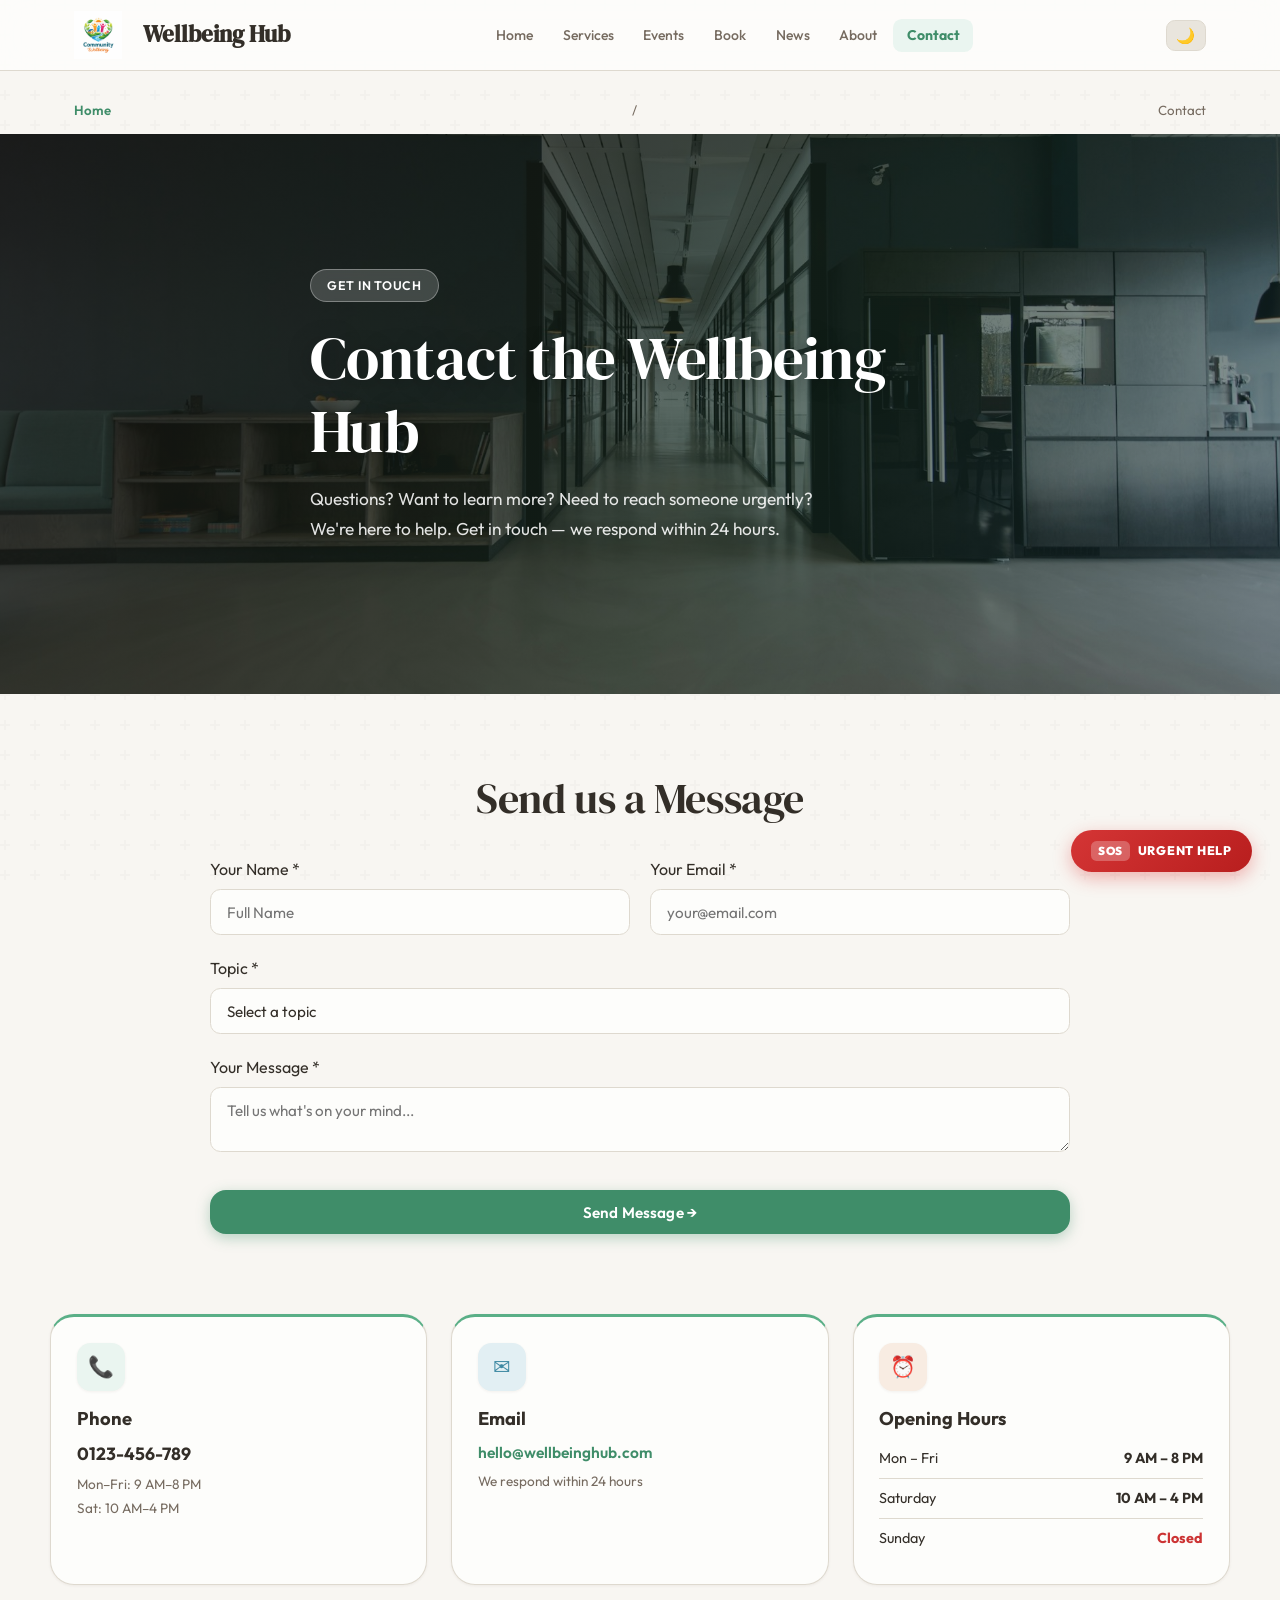
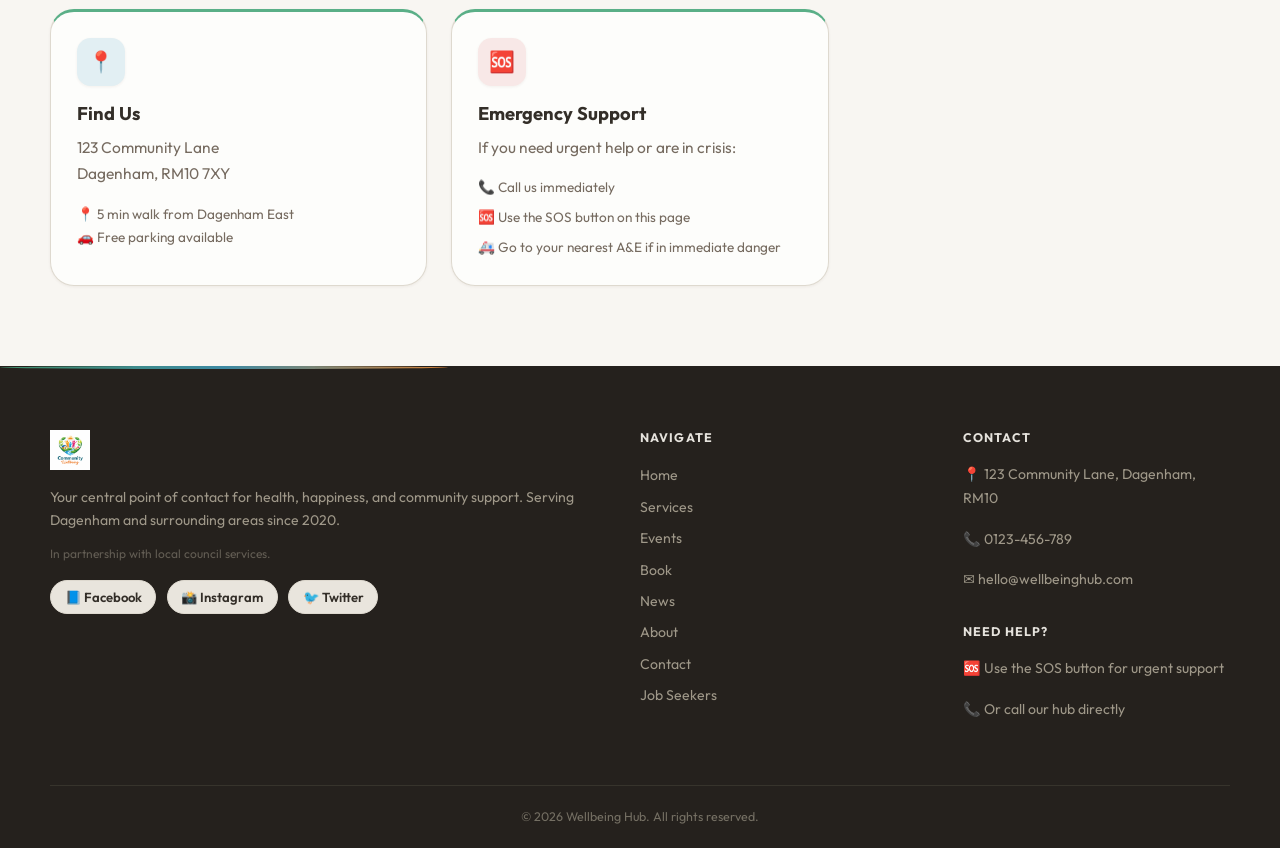
<file: contact.html>
﻿<!doctype html>
<html lang="en">
<head>
  <meta charset="UTF-8" /><meta name="viewport" content="width=device-width, initial-scale=1.0" /><title>Contact Us — Wellbeing Hub</title>
  <meta name="description" content="Get in touch with the Wellbeing Hub team. We respond within 24 hours." />
  <link rel="icon" type="image/png" href="images/logo.png" />
  <meta property="og:title" content="Contact Us — Wellbeing Hub" />
  <meta property="og:description" content="Get in touch with the Wellbeing Hub team. We respond within 24 hours." />
  <meta property="og:image" content="images/hero-office.jpg" />
  <meta property="og:type" content="website" />
  <link rel="preconnect" href="https://fonts.googleapis.com" /><link href="https://fonts.googleapis.com/css2?family=DM+Serif+Display:ital@0;1&family=Outfit:wght@300;400;500;600;700&display=swap" rel="stylesheet" />
  <link rel="stylesheet" href="css/style.css" /><script defer src="js/app.js"></script>
</head>
<body>
  <a href="#main" class="skip-link">Skip to main content</a>
  <header id="site-header"><nav><a href="index.html" class="logo"><img src="images/logo.png" alt="Community Wellbeing Hub Logo" style="height:48px; width:auto; vertical-align:middle;" /><span style="margin-left: 0.5em; vertical-align:middle; font-weight: bold; font-size: 1.2em;">Wellbeing Hub</span></a>
      <ul class="nav-links"><li><a href="index.html">Home</a></li><li><a href="services.html">Services</a></li><li><a href="events.html">Events</a></li><li><a href="booking.html">Book</a></li><li><a href="news.html">News</a></li><li><a href="about.html">About</a></li><li><a href="contact.html" aria-current="page">Contact</a></li></ul>
      <div class="nav-right"><button class="theme-btn" id="theme-btn" aria-label="Toggle dark mode">🌙</button><button class="menu-btn" id="menu-btn" aria-label="Open menu" aria-expanded="false">☰</button></div></nav>
    <div class="mobile-menu" id="mobile-menu"><a href="index.html">Home</a><a href="services.html">Services</a><a href="events.html">Events</a><a href="booking.html">Book</a><a href="news.html">News</a><a href="about.html">About</a><a href="contact.html" aria-current="page">Contact</a><a href="job-seekers.html">Job Seekers</a></div>
  </header>
  <main id="main">
    <div class="container" style="padding-top: 1rem;">
      <nav class="breadcrumbs" aria-label="Breadcrumb">
        <a href="index.html">Home</a>
        <span>/</span>
        <span aria-current="page">Contact</span>
      </nav>
    </div>
    <section class="hero hero-min-height"><div class="hero-bg"><img src="images/hero-office.jpg" alt="Community building office and support team" loading="eager" /><div class="hero-overlay"></div></div>
      <div class="container container-width"><div class="hero-content"><span class="badge">Get in Touch</span><h1>Contact the Wellbeing Hub</h1><p>Questions? Want to learn more? Need to reach someone urgently? We're here to help. Get in touch — we respond within 24 hours.</p></div></div></section>

    <section class="section container">
      <div class="fade-up">
        <h2 style="text-align:center;margin-bottom:2rem;">Send us a Message</h2>
        <form style="max-width:860px;margin:0 auto;">
          <div class="grid grid-2" style="gap:1.25rem;">
            <div class="form-group" style="margin:0;">
              <label for="contact-name">Your Name <span aria-hidden="true">*</span></label>
              <input type="text" id="contact-name" name="name" class="form-input-2" placeholder="Full Name" required />
            </div>
            <div class="form-group" style="margin:0;">
              <label for="contact-email">Your Email <span aria-hidden="true">*</span></label>
              <input type="email" id="contact-email" name="email" class="form-input-2" placeholder="your@email.com" required />
            </div>
          </div>
          <div class="form-group" style="margin-top:1.25rem;">
            <label for="contact-topic">Topic <span aria-hidden="true">*</span></label>
            <select id="contact-topic" name="topic" class="form-input-2" required>
              <option value="">Select a topic</option>
              <option value="General Inquiry">General Inquiry</option>
              <option value="Services Question">Services Question</option>
              <option value="Event Registration">Event Registration</option>
              <option value="Employment Support">Employment Support</option>
              <option value="Partnership Opportunity">Partnership Opportunity</option>
              <option value="Feedback">Feedback</option>
            </select>
          </div>
          <div class="form-group" style="margin-top:1.25rem;">
            <label for="contact-message">Your Message <span aria-hidden="true">*</span></label>
            <textarea id="contact-message" name="message" class="form-input-2" placeholder="Tell us what's on your mind..." required></textarea>
          </div>
          <button type="submit" class="btn btn-primary" style="margin-top:1.25rem;width:100%;justify-content:center;">Send Message →</button>
        </form>
      </div>
    </section>

    <!-- Contact info cards — full width below form -->
    <section class="section container padding-top-0">
      <div class="grid grid-3">
        <div class="info-card fade-up">
          <div class="icon-box icon-primary">📞</div>
          <h3>Phone</h3>
          <p style="font-size:1.1rem;font-weight:700;color:var(--fg);margin-bottom:.25rem;">0123-456-789</p>
          <p style="font-size:.85rem;color:var(--muted-fg);margin:0;">Mon–Fri: 9 AM–8 PM<br>Sat: 10 AM–4 PM</p>
        </div>
        <div class="info-card fade-up">
          <div class="icon-box icon-secondary">✉️</div>
          <h3>Email</h3>
          <p style="margin-bottom:.25rem;"><a href="mailto:hello@wellbeinghub.com" style="font-weight:600;color:var(--primary);">hello@wellbeinghub.com</a></p>
          <p style="font-size:.85rem;color:var(--muted-fg);margin:0;">We respond within 24 hours</p>
        </div>
        <div class="info-card fade-up">
          <div class="icon-box icon-accent">⏰</div>
          <h3>Opening Hours</h3>
          <div class="hours-row"><span>Mon – Fri</span><strong>9 AM – 8 PM</strong></div>
          <div class="hours-row"><span>Saturday</span><strong>10 AM – 4 PM</strong></div>
          <div class="hours-row"><span>Sunday</span><strong class="closed">Closed</strong></div>
        </div>
        <div class="info-card fade-up">
          <div class="icon-box icon-secondary">📍</div>
          <h3>Find Us</h3>
          <p>123 Community Lane<br>Dagenham, RM10 7XY</p>
          <p style="font-size:.85rem;color:var(--muted-fg);margin:0;">📍 5 min walk from Dagenham East<br>🚗 Free parking available</p>
        </div>
        <div class="info-card fade-up">
          <div class="icon-box icon-danger">🆘</div>
          <h3>Emergency Support</h3>
          <p>If you need urgent help or are in crisis:</p>
          <ul style="font-size:.85rem;color:var(--muted-fg);display:flex;flex-direction:column;gap:.4rem;list-style:none;padding:0;margin:0;">
            <li>📞 Call us immediately</li>
            <li>🆘 Use the SOS button on this page</li>
            <li>🚑 Go to your nearest A&amp;E if in immediate danger</li>
          </ul>
        </div>
      </div>
    </section></main>

  <footer><div class="footer-grid"><div><div class="footer-logo"><img src="images/logo.png" alt="Community Wellbeing Hub" /></div><p>Your central point of contact for health, happiness, and community support. Serving Dagenham and surrounding areas since 2020.</p><p style="opacity:.5;font-size:.75rem;margin-top:.75rem;">In partnership with local council services.</p><div class="social-links"><a class="social-link" href="#">📘 Facebook</a><a class="social-link" href="#">📸 Instagram</a><a class="social-link" href="#">🐦 Twitter</a></div></div>
      <div><h4>Navigate</h4><div class="footer-links"><a href="index.html">Home</a><a href="services.html">Services</a><a href="events.html">Events</a><a href="booking.html">Book</a><a href="news.html">News</a><a href="about.html">About</a><a href="contact.html">Contact</a><a href="job-seekers.html">Job Seekers</a></div></div>
      <div><h4>Contact</h4><div class="footer-contact"><p>📍 123 Community Lane, Dagenham, RM10</p><p>📞 0123-456-789</p><p>✉️ hello@wellbeinghub.com</p></div><h4 style="margin-top:1.5rem;">Need Help?</h4><div class="footer-contact"><p>🆘 Use the SOS button for urgent support</p><p>📞 Or call our hub directly</p></div></div></div>
    <div class="footer-bottom">© 2026 Wellbeing Hub. All rights reserved.</div></footer>

  <button class="sos-btn" onclick="showSOS()" aria-label="Get urgent help"><div class="sos-icon">SOS</div>URGENT HELP</button>
  <button class="back-to-top" id="back-to-top" aria-label="Back to top">↑</button>

  <script>
    // Contact form
    document.querySelector('form').addEventListener('submit', function(e) {
      e.preventDefault();
      
      const formData = new FormData(this);
      sessionStorage.setItem('contact', JSON.stringify({
        name: formData.get('name'),
        email: formData.get('email'),
        topic: formData.get('topic'),
        message: formData.get('message')
      }));
      
      window.location.href = 'message-success.html';
    });
  </script>
</body>
</html>
</file>
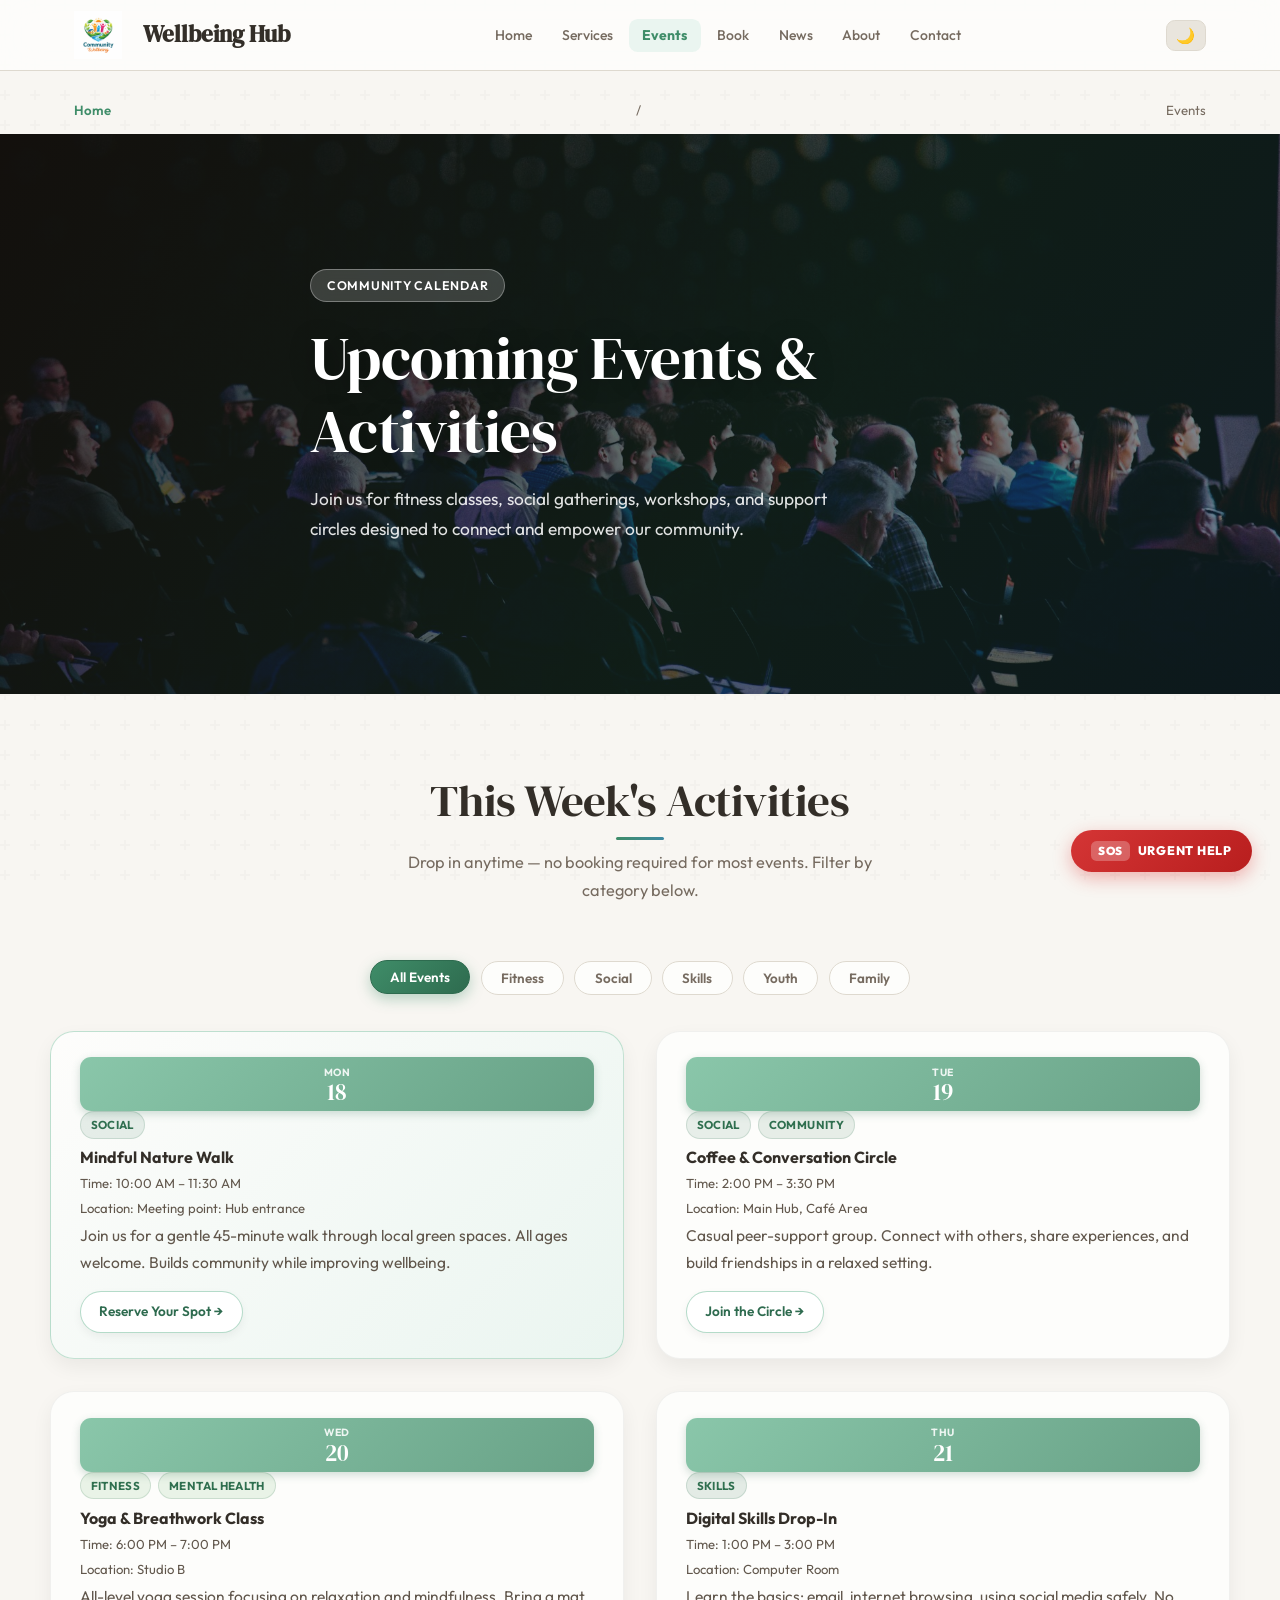
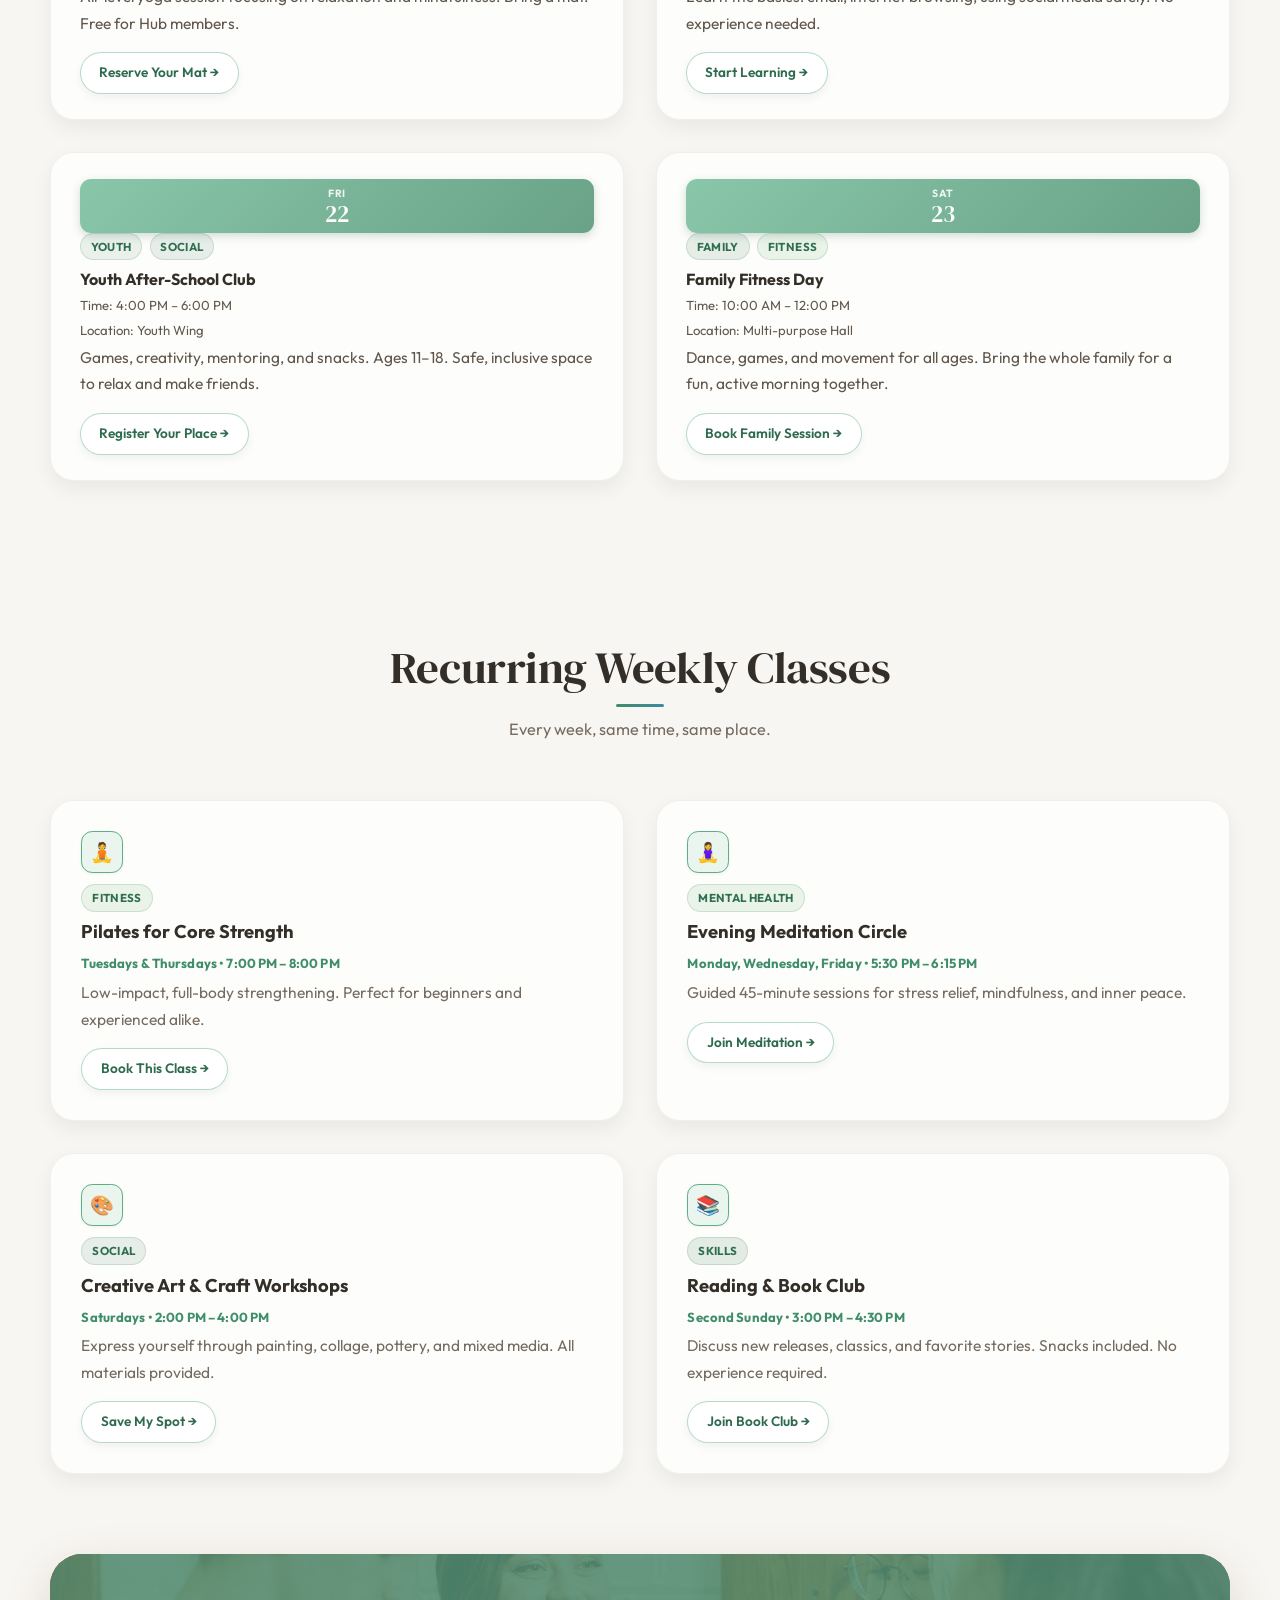
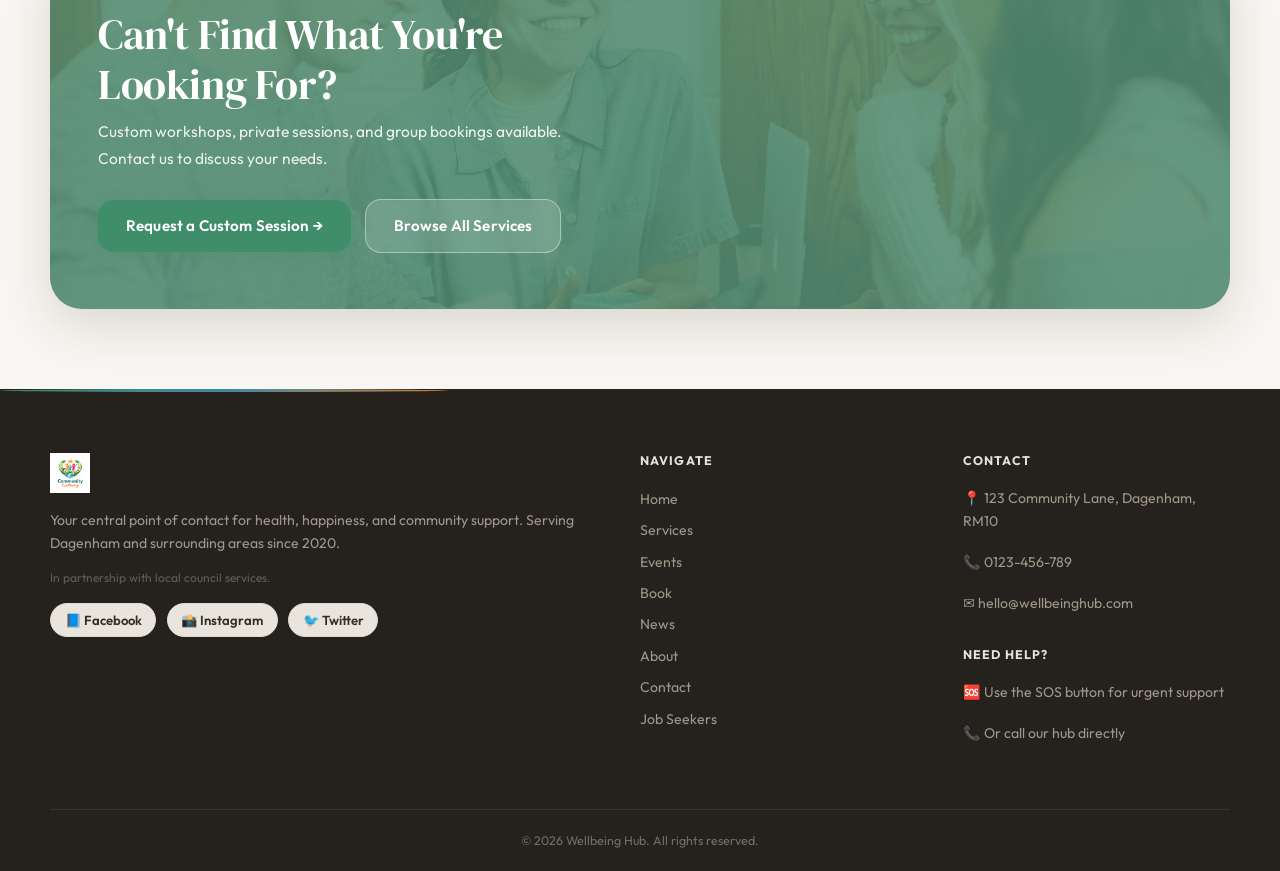
<file: events.html>
﻿<!doctype html>
<html lang="en">
<head>
  <meta charset="UTF-8" /><meta name="viewport" content="width=device-width, initial-scale=1.0" /><title>Events — Wellbeing Hub</title>
  <meta name="description" content="Join community events, fitness classes, workshops and support circles at the Wellbeing Hub in Dagenham." />
  <link rel="icon" type="image/png" href="images/logo.png" />
  <meta property="og:title" content="Events — Wellbeing Hub" />
  <meta property="og:description" content="Join community events, fitness classes, workshops and support circles at the Wellbeing Hub in Dagenham." />
  <meta property="og:image" content="images/hero-workshop.jpg" />
  <meta property="og:type" content="website" />
  <link rel="preconnect" href="https://fonts.googleapis.com" /><link href="https://fonts.googleapis.com/css2?family=DM+Serif+Display:ital@0;1&family=Outfit:wght@300;400;500;600;700&display=swap" rel="stylesheet" />
  <link rel="stylesheet" href="css/style.css" /><script defer src="js/app.js"></script>
</head>
<body>
  <a href="#main" class="skip-link">Skip to main content</a>
  <header id="site-header"><nav><a href="index.html" class="logo"><img src="images/logo.png" alt="Community Wellbeing Hub Logo" style="height:48px; width:auto; vertical-align:middle;" /><span style="margin-left: 0.5em; vertical-align:middle; font-weight: bold; font-size: 1.2em;">Wellbeing Hub</span></a>
      <ul class="nav-links"><li><a href="index.html">Home</a></li><li><a href="services.html">Services</a></li><li><a href="events.html" aria-current="page">Events</a></li><li><a href="booking.html">Book</a></li><li><a href="news.html">News</a></li><li><a href="about.html">About</a></li><li><a href="contact.html">Contact</a></li></ul>
      <div class="nav-right"><button class="theme-btn" id="theme-btn" aria-label="Toggle dark mode">🌙</button><button class="menu-btn" id="menu-btn" aria-label="Open menu" aria-expanded="false">☰</button></div></nav>
    <div class="mobile-menu" id="mobile-menu"><a href="index.html">Home</a><a href="services.html">Services</a><a href="events.html" aria-current="page">Events</a><a href="booking.html">Book</a><a href="news.html">News</a><a href="about.html">About</a><a href="contact.html">Contact</a><a href="job-seekers.html">Job Seekers</a></div>
  </header>
  <main id="main">
    <div class="container" style="padding-top: 1rem;">
      <nav class="breadcrumbs" aria-label="Breadcrumb">
        <a href="index.html">Home</a>
        <span>/</span>
        <span aria-current="page">Events</span>
      </nav>
    </div>
    <section class="hero hero-min-height"><div class="hero-bg"><img src="images/hero-workshop.jpg" alt="People learning together at a community workshop" loading="eager" /><div class="hero-overlay"></div></div>
      <div class="container container-width"><div class="hero-content"><span class="badge">Community Calendar</span><h1>Upcoming Events & Activities</h1><p>Join us for fitness classes, social gatherings, workshops, and support circles designed to connect and empower our community.</p></div></div></section>

    <section class="section container"><div class="text-center mb-14 fade-up"><h2 class="section-title">This Week's Activities</h2><p class="section-sub">Drop in anytime — no booking required for most events. Filter by category below.</p></div>
      
      <!-- Filter Buttons -->
      <div class="filter-buttons fade-up">
        <button class="filter-btn active" data-category="all">All Events</button>
        <button class="filter-btn" data-category="fitness">Fitness</button>
        <button class="filter-btn" data-category="social">Social</button>
        <button class="filter-btn" data-category="skills">Skills</button>
        <button class="filter-btn" data-category="youth">Youth</button>
        <button class="filter-btn" data-category="family">Family</button>
      </div>

      <div class="grid grid-2" style="gap:2rem;">
        <div class="event-card featured-event fade-up" data-category="social">
          <div class="event-date"><span class="day">Mon</span><span class="num">18</span></div><div class="event-details"><div class="event-meta"><span class="event-tag tag-social">Social</span></div><h3>Mindful Nature Walk</h3><p class="event-time">Time: 10:00 AM – 11:30 AM</p><p class="event-location">Location: Meeting point: Hub entrance</p><p>Join us for a gentle 45-minute walk through local green spaces. All ages welcome. Builds community while improving wellbeing.</p><a href="booking.html?service=Group%20Activity&step=2" class="pill-btn">Reserve Your Spot →</a></div></div>
        
        <div class="event-card fade-up" data-category="social">
          <div class="event-date"><span class="day">Tue</span><span class="num">19</span></div><div class="event-details"><div class="event-meta"><span class="event-tag tag-social">Social</span><span class="event-tag tag-family">Community</span></div><h3>Coffee & Conversation Circle</h3><p class="event-time">Time: 2:00 PM – 3:30 PM</p><p class="event-location">Location: Main Hub, Café Area</p><p>Casual peer-support group. Connect with others, share experiences, and build friendships in a relaxed setting.</p><a href="booking.html?service=Group%20Activity&step=2" class="pill-btn">Join the Circle →</a></div></div>
        
        <div class="event-card fade-up" data-category="fitness">
          <div class="event-date"><span class="day">Wed</span><span class="num">20</span></div><div class="event-details"><div class="event-meta"><span class="event-tag tag-fitness">Fitness</span><span class="event-tag tag-fitness">Mental Health</span></div><h3>Yoga & Breathwork Class</h3><p class="event-time">Time: 6:00 PM – 7:00 PM</p><p class="event-location">Location: Studio B</p><p>All-level yoga session focusing on relaxation and mindfulness. Bring a mat. Free for Hub members.</p><a href="booking.html?service=Yoga%20Class&step=2" class="pill-btn">Reserve Your Mat →</a></div></div>
        
        <div class="event-card fade-up" data-category="skills">
          <div class="event-date"><span class="day">Thu</span><span class="num">21</span></div><div class="event-details"><div class="event-meta"><span class="event-tag tag-skills">Skills</span></div><h3>Digital Skills Drop-In</h3><p class="event-time">Time: 1:00 PM – 3:00 PM</p><p class="event-location">Location: Computer Room</p><p>Learn the basics: email, internet browsing, using social media safely. No experience needed.</p><a href="booking.html?service=Workshop&step=2" class="pill-btn">Start Learning →</a></div></div>
        
        <div class="event-card fade-up" data-category="youth">
          <div class="event-date"><span class="day">Fri</span><span class="num">22</span></div><div class="event-details"><div class="event-meta"><span class="event-tag tag-youth">Youth</span><span class="event-tag tag-social">Social</span></div><h3>Youth After-School Club</h3><p class="event-time">Time: 4:00 PM – 6:00 PM</p><p class="event-location">Location: Youth Wing</p><p>Games, creativity, mentoring, and snacks. Ages 11–18. Safe, inclusive space to relax and make friends.</p><a href="contact.html" class="pill-btn">Register Your Place →</a></div></div>
        
        <div class="event-card fade-up" data-category="family">
          <div class="event-date"><span class="day">Sat</span><span class="num">23</span></div><div class="event-details"><div class="event-meta"><span class="event-tag tag-family">Family</span><span class="event-tag tag-fitness">Fitness</span></div><h3>Family Fitness Day</h3><p class="event-time">Time: 10:00 AM – 12:00 PM</p><p class="event-location">Location: Multi-purpose Hall</p><p>Dance, games, and movement for all ages. Bring the whole family for a fun, active morning together.</p><a href="booking.html?service=Group%20Activity&step=2" class="pill-btn">Book Family Session →</a></div></div>
      </div>
    </section>

    <section class="section container"><div class="text-center mb-14 fade-up"><h2 class="section-title">Recurring Weekly Classes</h2><p class="section-sub">Every week, same time, same place.</p></div>
      <div class="grid grid-2" style="gap:2rem;">
        <div class="recurring-card fade-up" data-category="fitness">
          <div class="icon-box">🧘</div><div class="event-meta"><span class="event-tag tag-fitness">Fitness</span></div><h3>Pilates for Core Strength</h3><p class="recurring-time">Tuesdays & Thursdays • 7:00 PM – 8:00 PM</p><p>Low-impact, full-body strengthening. Perfect for beginners and experienced alike.</p><a href="booking.html?service=Pilates%20Class&step=2" class="pill-btn">Book This Class →</a></div>
        
        <div class="recurring-card fade-up" data-category="fitness">
          <div class="icon-box">🧘‍♀️</div><div class="event-meta"><span class="event-tag tag-fitness">Mental Health</span></div><h3>Evening Meditation Circle</h3><p class="recurring-time">Monday, Wednesday, Friday • 5:30 PM – 6:15 PM</p><p>Guided 45-minute sessions for stress relief, mindfulness, and inner peace.</p><a href="booking.html?service=Group%20Activity&step=2" class="pill-btn">Join Meditation →</a></div>
        
        <div class="recurring-card fade-up" data-category="social">
          <div class="icon-box">🎨</div><div class="event-meta"><span class="event-tag tag-social">Social</span></div><h3>Creative Art & Craft Workshops</h3><p class="recurring-time">Saturdays • 2:00 PM – 4:00 PM</p><p>Express yourself through painting, collage, pottery, and mixed media. All materials provided.</p><a href="booking.html?service=Workshop&step=2" class="pill-btn">Save My Spot →</a></div>
        
        <div class="recurring-card fade-up" data-category="skills">
          <div class="icon-box">📚</div><div class="event-meta"><span class="event-tag tag-skills">Skills</span></div><h3>Reading & Book Club</h3><p class="recurring-time">Second Sunday • 3:00 PM – 4:30 PM</p><p>Discuss new releases, classics, and favorite stories. Snacks included. No experience required.</p><a href="booking.html?service=Group%20Activity&step=2" class="pill-btn">Join Book Club →</a></div>
      </div>
    </section>

    <section class="section container padding-top-0"><div class="cta-banner fade-up">
        <img src="images/hero-event-cta.jpg" alt="Community members connecting at an event" /><div class="cta-overlay" style="background:hsla(150,25%,45%,.87);"></div>
        <div class="cta-content"><h2>Can't Find What You're Looking For?</h2><p>Custom workshops, private sessions, and group bookings available. Contact us to discuss your needs.</p>
          <div class="btn-group"><a href="contact.html" class="btn btn-primary">Request a Custom Session →</a><a href="services.html" class="btn btn-ghost">Browse All Services</a></div></div></div></section></main>

  <footer><div class="footer-grid"><div><div class="footer-logo"><img src="images/logo.png" alt="Community Wellbeing Hub" /></div><p>Your central point of contact for health, happiness, and community support. Serving Dagenham and surrounding areas since 2020.</p><p style="opacity:.5;font-size:.75rem;margin-top:.75rem;">In partnership with local council services.</p><div class="social-links"><a class="social-link" href="#">📘 Facebook</a><a class="social-link" href="#">📸 Instagram</a><a class="social-link" href="#">🐦 Twitter</a></div></div>
      <div><h4>Navigate</h4><div class="footer-links"><a href="index.html">Home</a><a href="services.html">Services</a><a href="events.html">Events</a><a href="booking.html">Book</a><a href="news.html">News</a><a href="about.html">About</a><a href="contact.html">Contact</a><a href="job-seekers.html">Job Seekers</a></div></div>
      <div><h4>Contact</h4><div class="footer-contact"><p>📍 123 Community Lane, Dagenham, RM10</p><p>📞 0123-456-789</p><p>✉️ hello@wellbeinghub.com</p></div><h4 style="margin-top:1.5rem;">Need Help?</h4><div class="footer-contact"><p>🆘 Use the SOS button for urgent support</p><p>📞 Or call our hub directly</p></div></div></div>
    <div class="footer-bottom">© 2026 Wellbeing Hub. All rights reserved.</div></footer>

  <button class="sos-btn" onclick="showSOS()" aria-label="Get urgent help"><div class="sos-icon">SOS</div>URGENT HELP</button>
  <button class="back-to-top" id="back-to-top" aria-label="Back to top">↑</button>
</body>
</html>
</file>
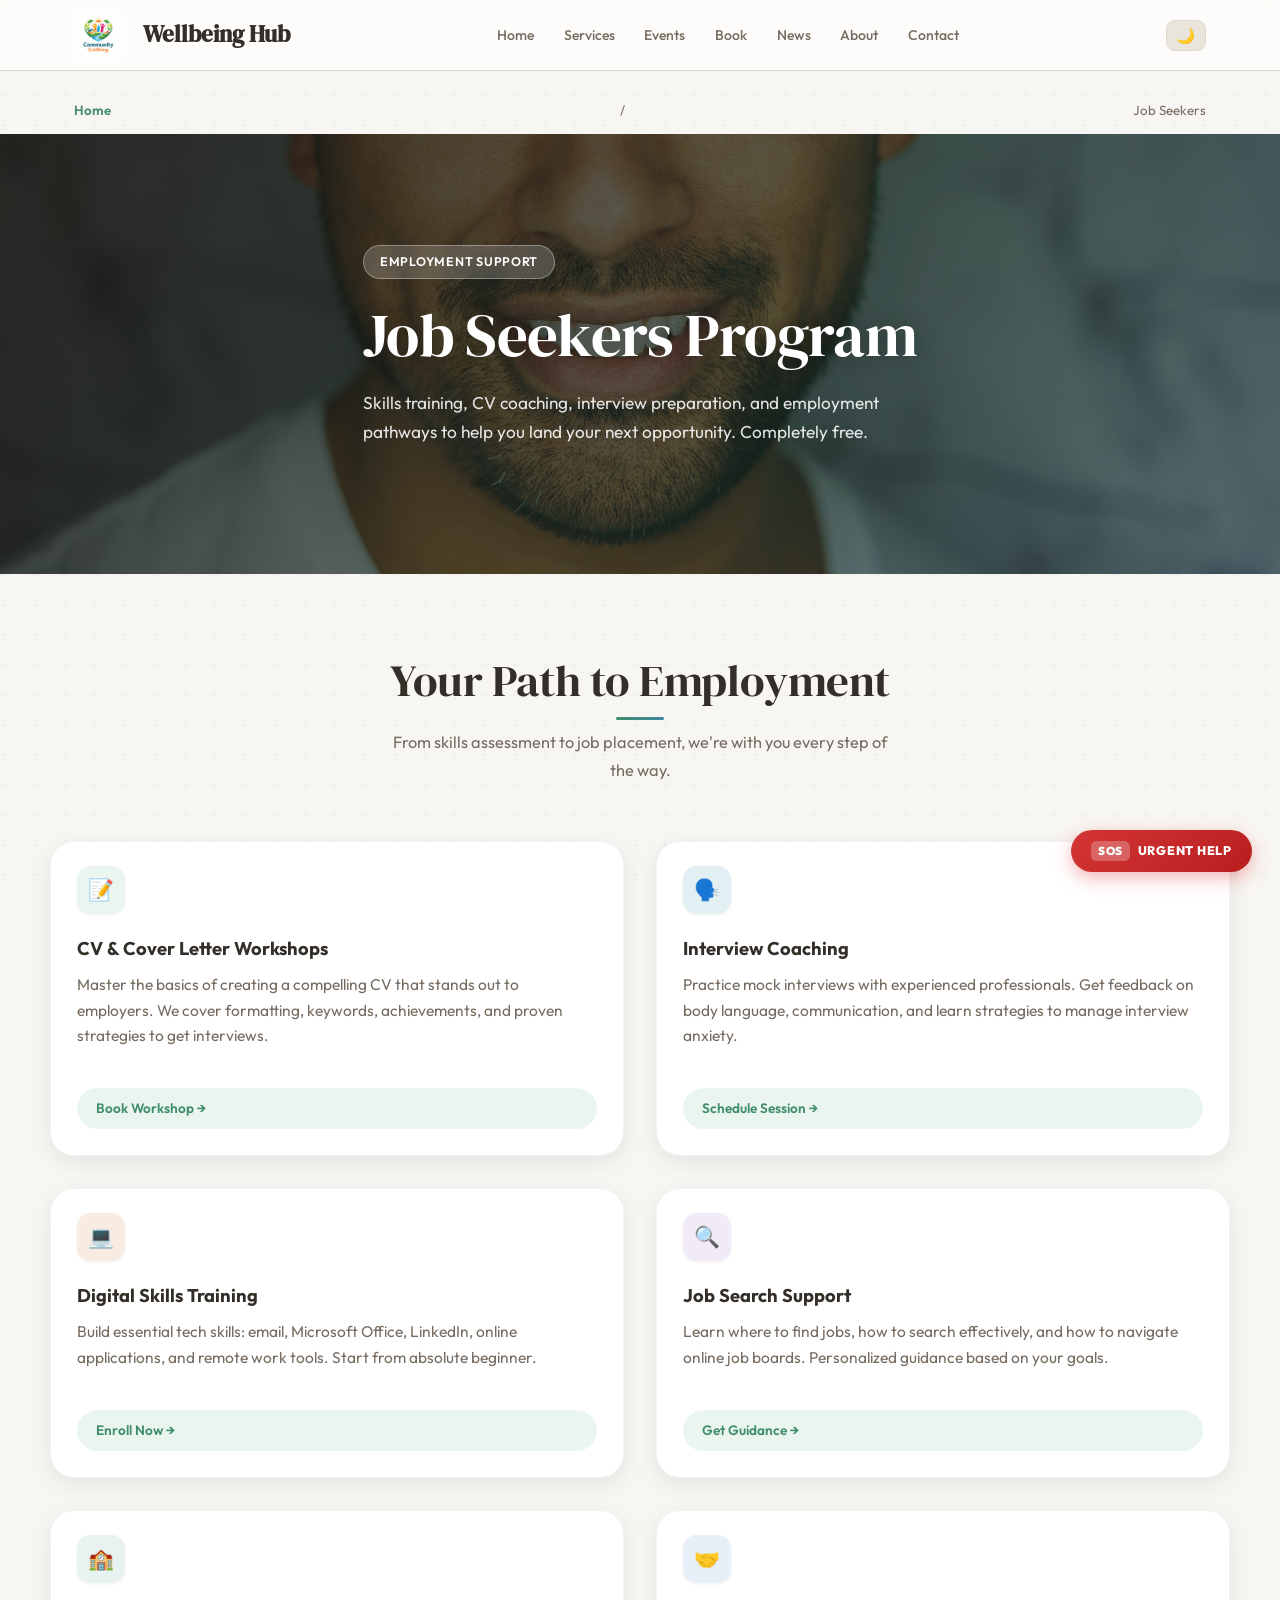
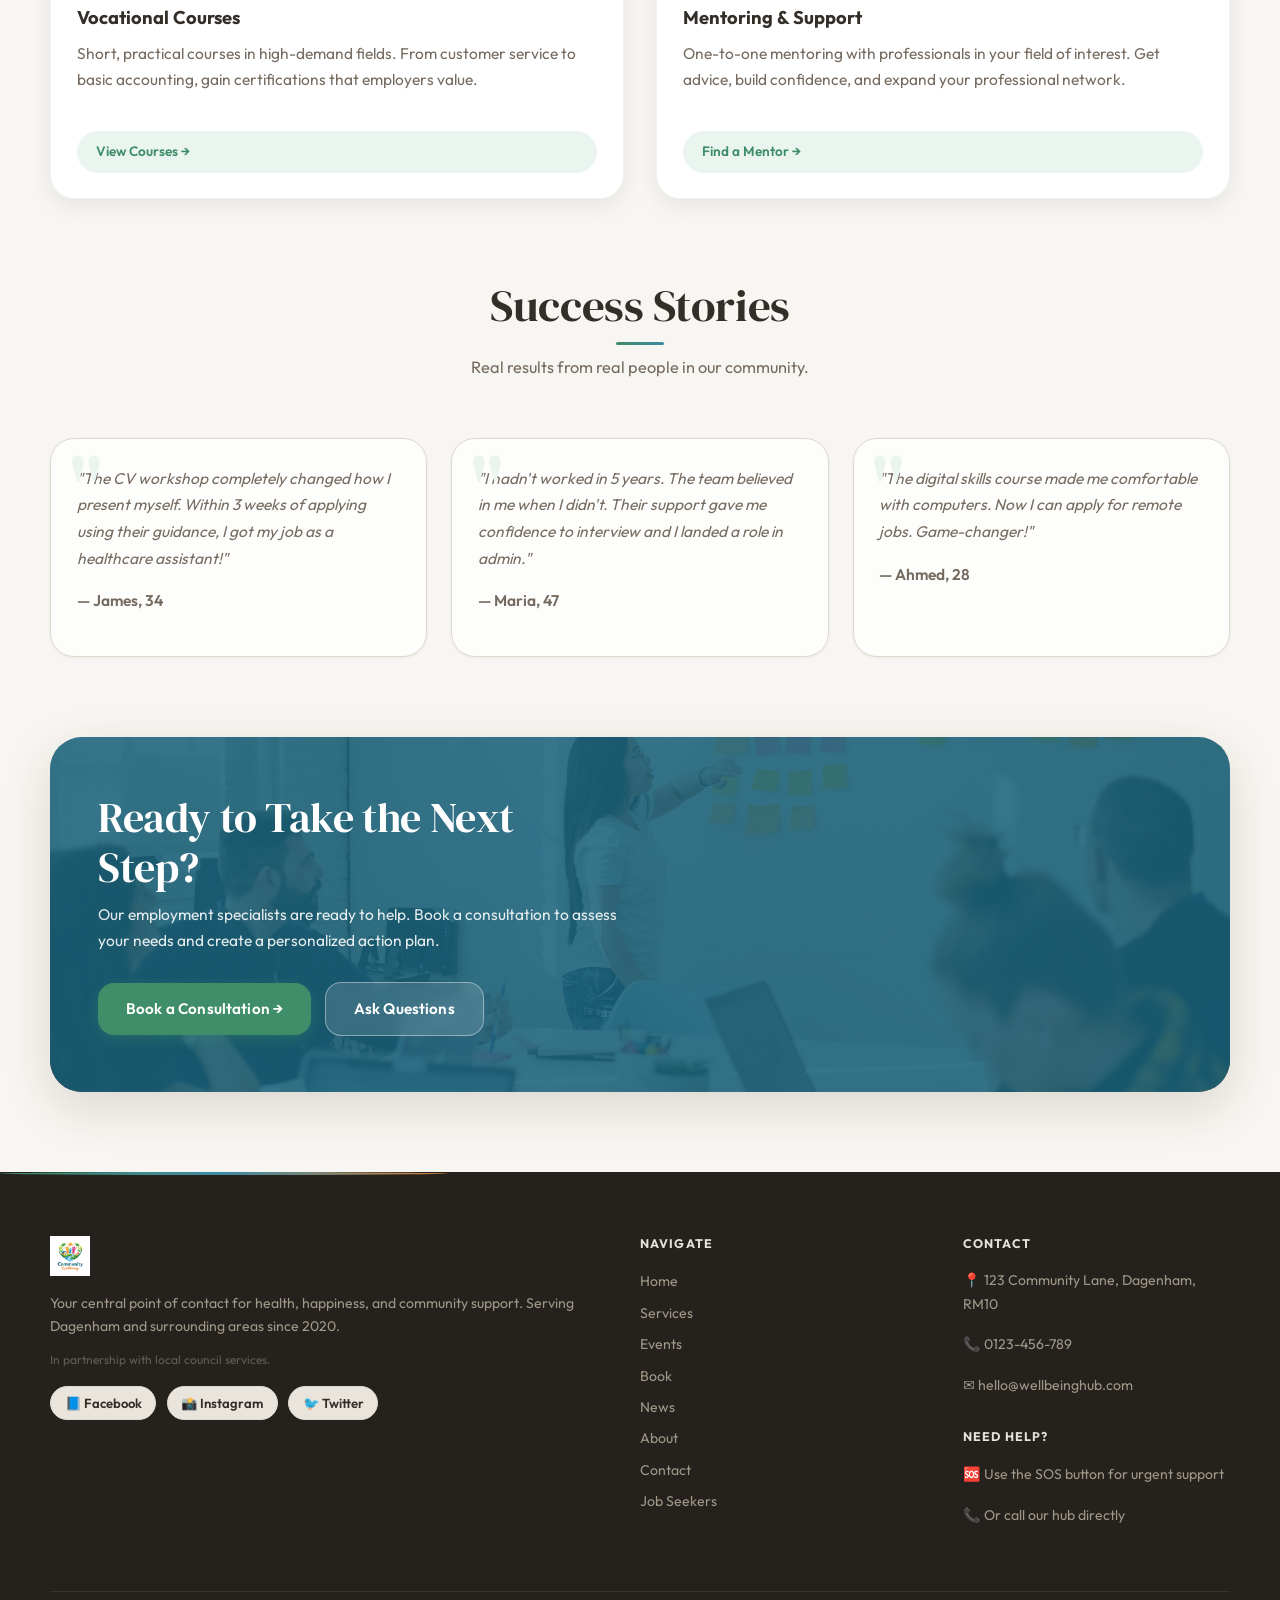
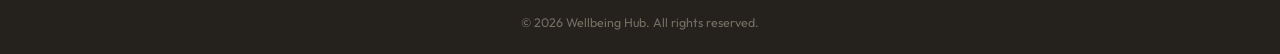
<file: job-seekers.html>
﻿<!doctype html>
<html lang="en">
<head>
  <meta charset="UTF-8" /><meta name="viewport" content="width=device-width, initial-scale=1.0" /><title>Job Seekers Program — Wellbeing Hub</title>
  <meta name="description" content="Free CV coaching, interview prep, digital skills and employment pathways at the Wellbeing Hub." />
  <link rel="icon" type="image/png" href="images/logo.png" />
  <meta property="og:title" content="Job Seekers Program — Wellbeing Hub" />
  <meta property="og:description" content="Free CV coaching, interview prep, digital skills and employment pathways at the Wellbeing Hub." />
  <meta property="og:image" content="images/hero-job-seekers.jpg" />
  <meta property="og:type" content="website" />
  <link rel="preconnect" href="https://fonts.googleapis.com" /><link href="https://fonts.googleapis.com/css2?family=DM+Serif+Display:ital@0;1&family=Outfit:wght@300;400;500;600;700&display=swap" rel="stylesheet" />
  <link rel="stylesheet" href="css/style.css" /><script defer src="js/app.js"></script>
</head>
<body>
  <a href="#main" class="skip-link">Skip to main content</a>
  <header id="site-header"><nav><a href="index.html" class="logo"><img src="images/logo.png" alt="Community Wellbeing Hub Logo" style="height:48px; width:auto; vertical-align:middle;" /><span style="margin-left: 0.5em; vertical-align:middle; font-weight: bold; font-size: 1.2em;">Wellbeing Hub</span></a>
      <ul class="nav-links"><li><a href="index.html">Home</a></li><li><a href="services.html">Services</a></li><li><a href="events.html">Events</a></li><li><a href="booking.html">Book</a></li><li><a href="news.html">News</a></li><li><a href="about.html">About</a></li><li><a href="contact.html">Contact</a></li></ul>
      <div class="nav-right"><button class="theme-btn" id="theme-btn" aria-label="Toggle dark mode">🌙</button><button class="menu-btn" id="menu-btn" aria-label="Open menu" aria-expanded="false">☰</button></div></nav>
    <div class="mobile-menu" id="mobile-menu"><a href="index.html">Home</a><a href="services.html">Services</a><a href="events.html">Events</a><a href="booking.html">Book</a><a href="news.html">News</a><a href="about.html">About</a><a href="contact.html">Contact</a><a href="job-seekers.html" aria-current="page">Job Seekers</a></div>
  </header>
  <main id="main">
    <div class="container" style="padding-top: 1rem;">
      <nav class="breadcrumbs" aria-label="Breadcrumb">
        <a href="index.html">Home</a>
        <span>/</span>
        <span aria-current="page">Job Seekers</span>
      </nav>
    </div>
    <section class="hero"><div class="hero-bg"><img src="images/hero-job-seekers.jpg" alt="Job interview coaching and CV workshop mentoring session" loading="eager" /><div class="hero-overlay"></div></div>
      <div class="container container-width"><div class="hero-content"><span class="badge">Employment Support</span><h1>Job Seekers Program</h1><p>Skills training, CV coaching, interview preparation, and employment pathways to help you land your next opportunity. Completely free.</p></div></div></section>

    <section class="section container"><div class="text-center mb-14 fade-up"><h2 class="section-title">Your Path to Employment</h2><p class="section-sub">From skills assessment to job placement, we're with you every step of the way.</p></div>
      <div class="grid grid-2" style="gap:2rem;"><div class="service-card fade-up">
          <div class="icon-box icon-primary">📝</div><h3>CV & Cover Letter Workshops</h3><p>Master the basics of creating a compelling CV that stands out to employers. We cover formatting, keywords, achievements, and proven strategies to get interviews.</p>
          <a href="booking.html" class="pill-btn">Book Workshop →</a></div>
        <div class="service-card fade-up">
          <div class="icon-box icon-secondary">🗣️</div><h3>Interview Coaching</h3><p>Practice mock interviews with experienced professionals. Get feedback on body language, communication, and learn strategies to manage interview anxiety.</p>
          <a href="booking.html" class="pill-btn">Schedule Session →</a></div>
        <div class="service-card fade-up">
          <div class="icon-box icon-accent">💻</div><h3>Digital Skills Training</h3><p>Build essential tech skills: email, Microsoft Office, LinkedIn, online applications, and remote work tools. Start from absolute beginner.</p>
          <a href="booking.html" class="pill-btn">Enroll Now →</a></div>
        <div class="service-card fade-up">
          <div class="icon-box icon-purple">🔍</div><h3>Job Search Support</h3><p>Learn where to find jobs, how to search effectively, and how to navigate online job boards. Personalized guidance based on your goals.</p>
          <a href="booking.html" class="pill-btn">Get Guidance →</a></div>
        <div class="service-card fade-up">
          <div class="icon-box icon-teal">🏫</div><h3>Vocational Courses</h3><p>Short, practical courses in high-demand fields. From customer service to basic accounting, gain certifications that employers value.</p>
          <a href="booking.html" class="pill-btn">View Courses →</a></div>
        <div class="service-card fade-up">
          <div class="icon-box icon-blue">🤝</div><h3>Mentoring & Support</h3><p>One-to-one mentoring with professionals in your field of interest. Get advice, build confidence, and expand your professional network.</p>
          <a href="booking.html" class="pill-btn">Find a Mentor →</a></div></div></section>

    <section class="section container padding-top-0"><div class="text-center mb-14 fade-up"><h2 class="section-title">Success Stories</h2><p class="section-sub">Real results from real people in our community.</p></div>
      <div class="grid grid-3" style="gap:1.5rem;"><div class="testimonial-card fade-up">
          <p style="font-style:italic;margin-bottom:1rem;">"The CV workshop completely changed how I present myself. Within 3 weeks of applying using their guidance, I got my job as a healthcare assistant!"</p>
          <p style="font-weight:600;">— James, 34</p></div>
        <div class="testimonial-card fade-up">
          <p style="font-style:italic;margin-bottom:1rem;">"I hadn't worked in 5 years. The team believed in me when I didn't. Their support gave me confidence to interview and I landed a role in admin."</p>
          <p style="font-weight:600;">— Maria, 47</p></div>
        <div class="testimonial-card fade-up">
          <p style="font-style:italic;margin-bottom:1rem;">"The digital skills course made me comfortable with computers. Now I can apply for remote jobs. Game-changer!"</p>
          <p style="font-weight:600;">— Ahmed, 28</p></div></div></section>

    <section class="section container padding-top-0"><div class="cta-banner fade-up">
        <img src="images/hero-community-event.jpg" alt="" /><div class="cta-overlay" style="background:hsla(195,65%,29%,.87);"></div>
        <div class="cta-content"><h2>Ready to Take the Next Step?</h2><p>Our employment specialists are ready to help. Book a consultation to assess your needs and create a personalized action plan.</p>
          <div class="btn-group"><a href="booking.html" class="btn btn-primary">Book a Consultation →</a><a href="contact.html" class="btn btn-ghost">Ask Questions</a></div></div></div></section></main>

  <footer><div class="footer-grid"><div><div class="footer-logo"><img src="images/logo.png" alt="Community Wellbeing Hub" /></div><p>Your central point of contact for health, happiness, and community support. Serving Dagenham and surrounding areas since 2020.</p><p style="opacity:.5;font-size:.75rem;margin-top:.75rem;">In partnership with local council services.</p><div class="social-links"><a class="social-link" href="#">📘 Facebook</a><a class="social-link" href="#">📸 Instagram</a><a class="social-link" href="#">🐦 Twitter</a></div></div>
      <div><h4>Navigate</h4><div class="footer-links"><a href="index.html">Home</a><a href="services.html">Services</a><a href="events.html">Events</a><a href="booking.html">Book</a><a href="news.html">News</a><a href="about.html">About</a><a href="contact.html">Contact</a><a href="job-seekers.html">Job Seekers</a></div></div>
      <div><h4>Contact</h4><div class="footer-contact"><p>📍 123 Community Lane, Dagenham, RM10</p><p>📞 0123-456-789</p><p>✉️ hello@wellbeinghub.com</p></div><h4 style="margin-top:1.5rem;">Need Help?</h4><div class="footer-contact"><p>🆘 Use the SOS button for urgent support</p><p>📞 Or call our hub directly</p></div></div></div>
    <div class="footer-bottom">© 2026 Wellbeing Hub. All rights reserved.</div></footer>

  <button class="sos-btn" onclick="showSOS()" aria-label="Get urgent help"><div class="sos-icon">SOS</div>URGENT HELP</button>
  <button class="back-to-top" id="back-to-top" aria-label="Back to top">↑</button>
</body>
</html>
</file>
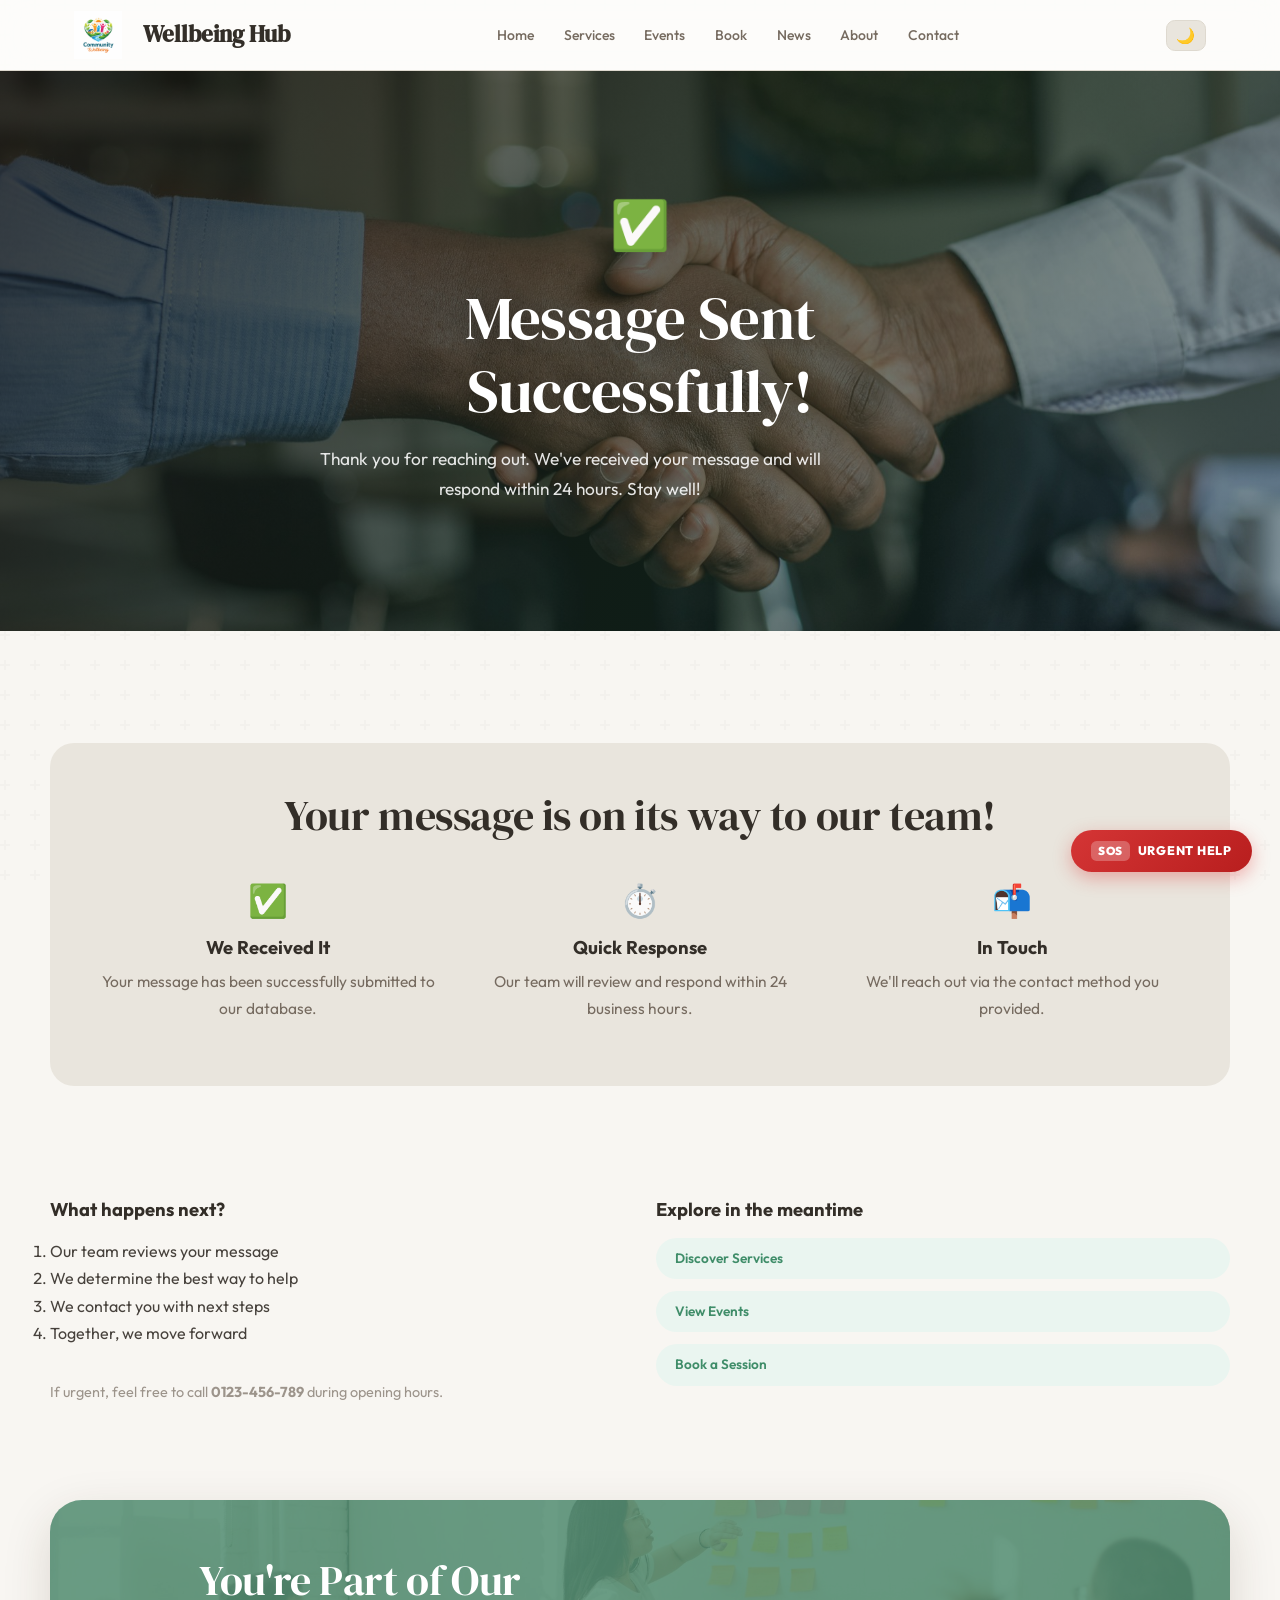
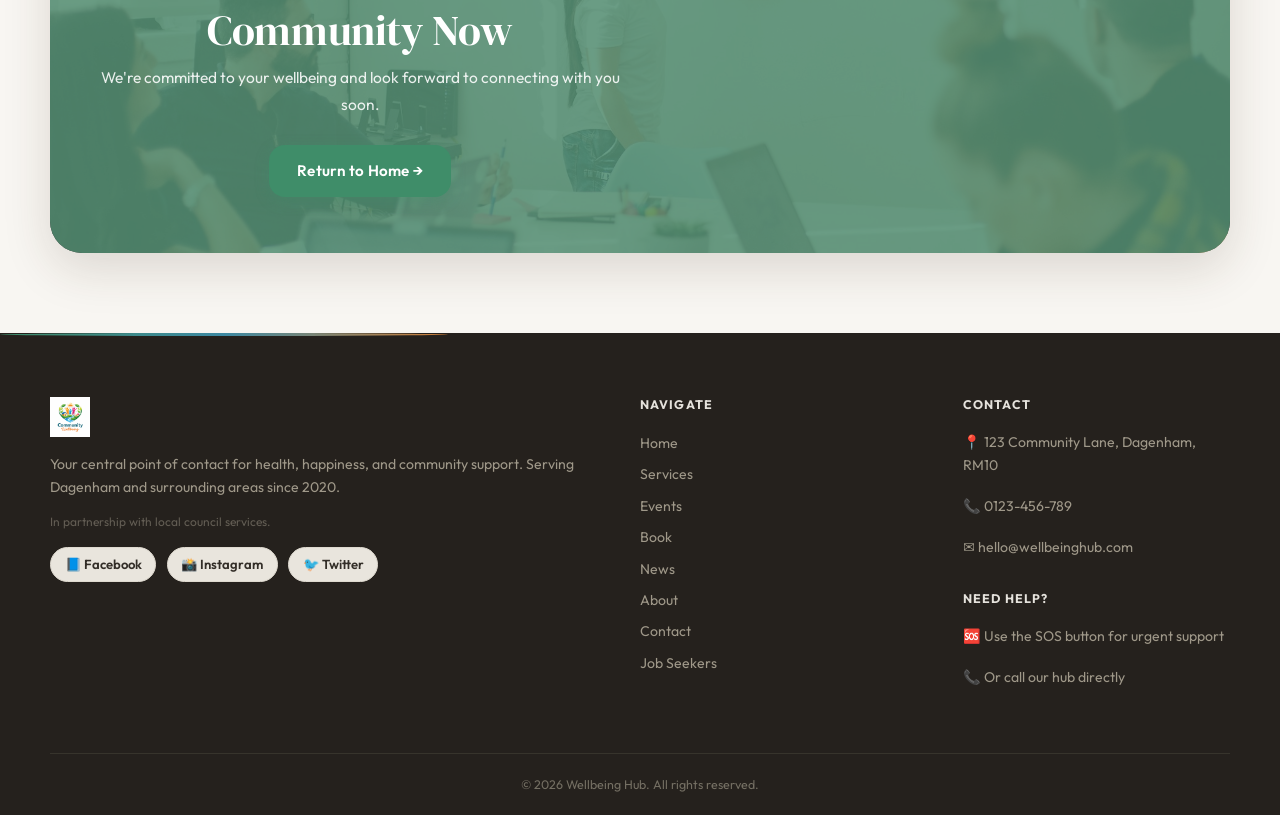
<file: message-success.html>
﻿<!doctype html>
<html lang="en">
<head>
  <meta charset="UTF-8" /><meta name="viewport" content="width=device-width, initial-scale=1.0" /><title>Message Sent — Wellbeing Hub</title>
  <meta name="description" content="Your message has been sent to the Wellbeing Hub. We will respond within 24 hours." />
  <link rel="icon" type="image/png" href="images/logo.png" />
  <link rel="preconnect" href="https://fonts.googleapis.com" /><link href="https://fonts.googleapis.com/css2?family=DM+Serif+Display:ital@0;1&family=Outfit:wght@300;400;500;600;700&display=swap" rel="stylesheet" />
  <link rel="stylesheet" href="css/style.css" /><script defer src="js/app.js"></script>
</head>
<body>
  <a href="#main" class="skip-link">Skip to main content</a>
  <header id="site-header"><nav><a href="index.html" class="logo"><img src="images/logo.png" alt="Community Wellbeing Hub Logo" style="height:48px; width:auto; vertical-align:middle;" /><span style="margin-left: 0.5em; vertical-align:middle; font-weight: bold; font-size: 1.2em;">Wellbeing Hub</span></a>
      <ul class="nav-links"><li><a href="index.html">Home</a></li><li><a href="services.html">Services</a></li><li><a href="events.html">Events</a></li><li><a href="booking.html">Book</a></li><li><a href="news.html">News</a></li><li><a href="about.html">About</a></li><li><a href="contact.html">Contact</a></li></ul>
      <div class="nav-right"><button class="theme-btn" id="theme-btn" aria-label="Toggle dark mode">🌙</button><button class="menu-btn" id="menu-btn" aria-label="Open menu" aria-expanded="false">☰</button></div></nav>
    <div class="mobile-menu" id="mobile-menu"><a href="index.html">Home</a><a href="services.html">Services</a><a href="events.html">Events</a><a href="booking.html">Book</a><a href="news.html">News</a><a href="about.html">About</a><a href="contact.html">Contact</a><a href="job-seekers.html">Job Seekers</a></div>
  </header>
  <main id="main">
    <section class="hero hero-min-height"><div class="hero-bg"><img src="images/hero-success.jpg" alt="Smiling support worker confirming a successful message" loading="eager" /><div class="hero-overlay"></div></div>
      <div class="container container-width"><div class="hero-content" style="text-align:center;"><div style="font-size:3rem;margin-bottom:1rem;">✅</div><h1>Message Sent Successfully!</h1><p>Thank you for reaching out. We've received your message and will respond within 24 hours. Stay well!</p></div></div></section>

    <section class="section container"><div style="background:var(--muted);padding:3rem;border-radius:1.5rem;text-align:center;margin:2rem 0;"><h2 style="margin-bottom:2rem;">Your message is on its way to our team!</h2>
      <div class="grid grid-3" style="gap:2rem;"><div><div style="font-size:2rem;margin-bottom:.5rem;">✅</div><h3>We Received It</h3><p>Your message has been successfully submitted to our database.</p></div>
        <div><div style="font-size:2rem;margin-bottom:.5rem;">⏱️</div><h3>Quick Response</h3><p>Our team will review and respond within 24 business hours.</p></div>
        <div><div style="font-size:2rem;margin-bottom:.5rem;">📬</div><h3>In Touch</h3><p>We'll reach out via the contact method you provided.</p></div></div></div></section>

    <section class="section container padding-top-0"><div class="grid grid-2" style="gap:2rem;"><div class="fade-up"><h3>What happens next?</h3>
        <ol style="margin-top:1rem;opacity:.9;"><li>Our team reviews your message</li><li>We determine the best way to help</li><li>We contact you with next steps</li><li>Together, we move forward</li></ol>
        <p style="margin-top:2rem;font-size:.9rem;opacity:.7;">If urgent, feel free to call <strong>0123-456-789</strong> during opening hours.</p></div>
      <div class="fade-up"><h3>Explore in the meantime</h3>
        <div style="margin-top:1rem;display:grid;gap:.75rem;"><a href="services.html" class="pill-btn">Discover Services</a><a href="events.html" class="pill-btn">View Events</a><a href="booking.html" class="pill-btn">Book a Session</a></div></div></div></section>

    <section class="section container padding-top-0"><div class="cta-banner fade-up" style="text-align:center;"><img src="images/hero-community-event.jpg" alt="" /><div class="cta-overlay" style="background:hsla(150,25%,45%,.87);"></div>
        <div class="cta-content"><h2>You're Part of Our Community Now</h2><p>We're committed to your wellbeing and look forward to connecting with you soon.</p>
          <a href="index.html" class="btn btn-primary">Return to Home →</a></div></div></section></main>

  <footer><div class="footer-grid"><div><div class="footer-logo"><img src="images/logo.png" alt="Community Wellbeing Hub" /></div><p>Your central point of contact for health, happiness, and community support. Serving Dagenham and surrounding areas since 2020.</p><p style="opacity:.5;font-size:.75rem;margin-top:.75rem;">In partnership with local council services.</p><div class="social-links"><a class="social-link" href="#">📘 Facebook</a><a class="social-link" href="#">📸 Instagram</a><a class="social-link" href="#">🐦 Twitter</a></div></div>
      <div><h4>Navigate</h4><div class="footer-links"><a href="index.html">Home</a><a href="services.html">Services</a><a href="events.html">Events</a><a href="booking.html">Book</a><a href="news.html">News</a><a href="about.html">About</a><a href="contact.html">Contact</a><a href="job-seekers.html">Job Seekers</a></div></div>
      <div><h4>Contact</h4><div class="footer-contact"><p>📍 123 Community Lane, Dagenham, RM10</p><p>📞 0123-456-789</p><p>✉️ hello@wellbeinghub.com</p></div><h4 style="margin-top:1.5rem;">Need Help?</h4><div class="footer-contact"><p>🆘 Use the SOS button for urgent support</p><p>📞 Or call our hub directly</p></div></div></div>
    <div class="footer-bottom">© 2026 Wellbeing Hub. All rights reserved.</div></footer>

  <button class="sos-btn" onclick="showSOS()" aria-label="Get urgent help"><div class="sos-icon">SOS</div>URGENT HELP</button>


</body>
</html>
</file>
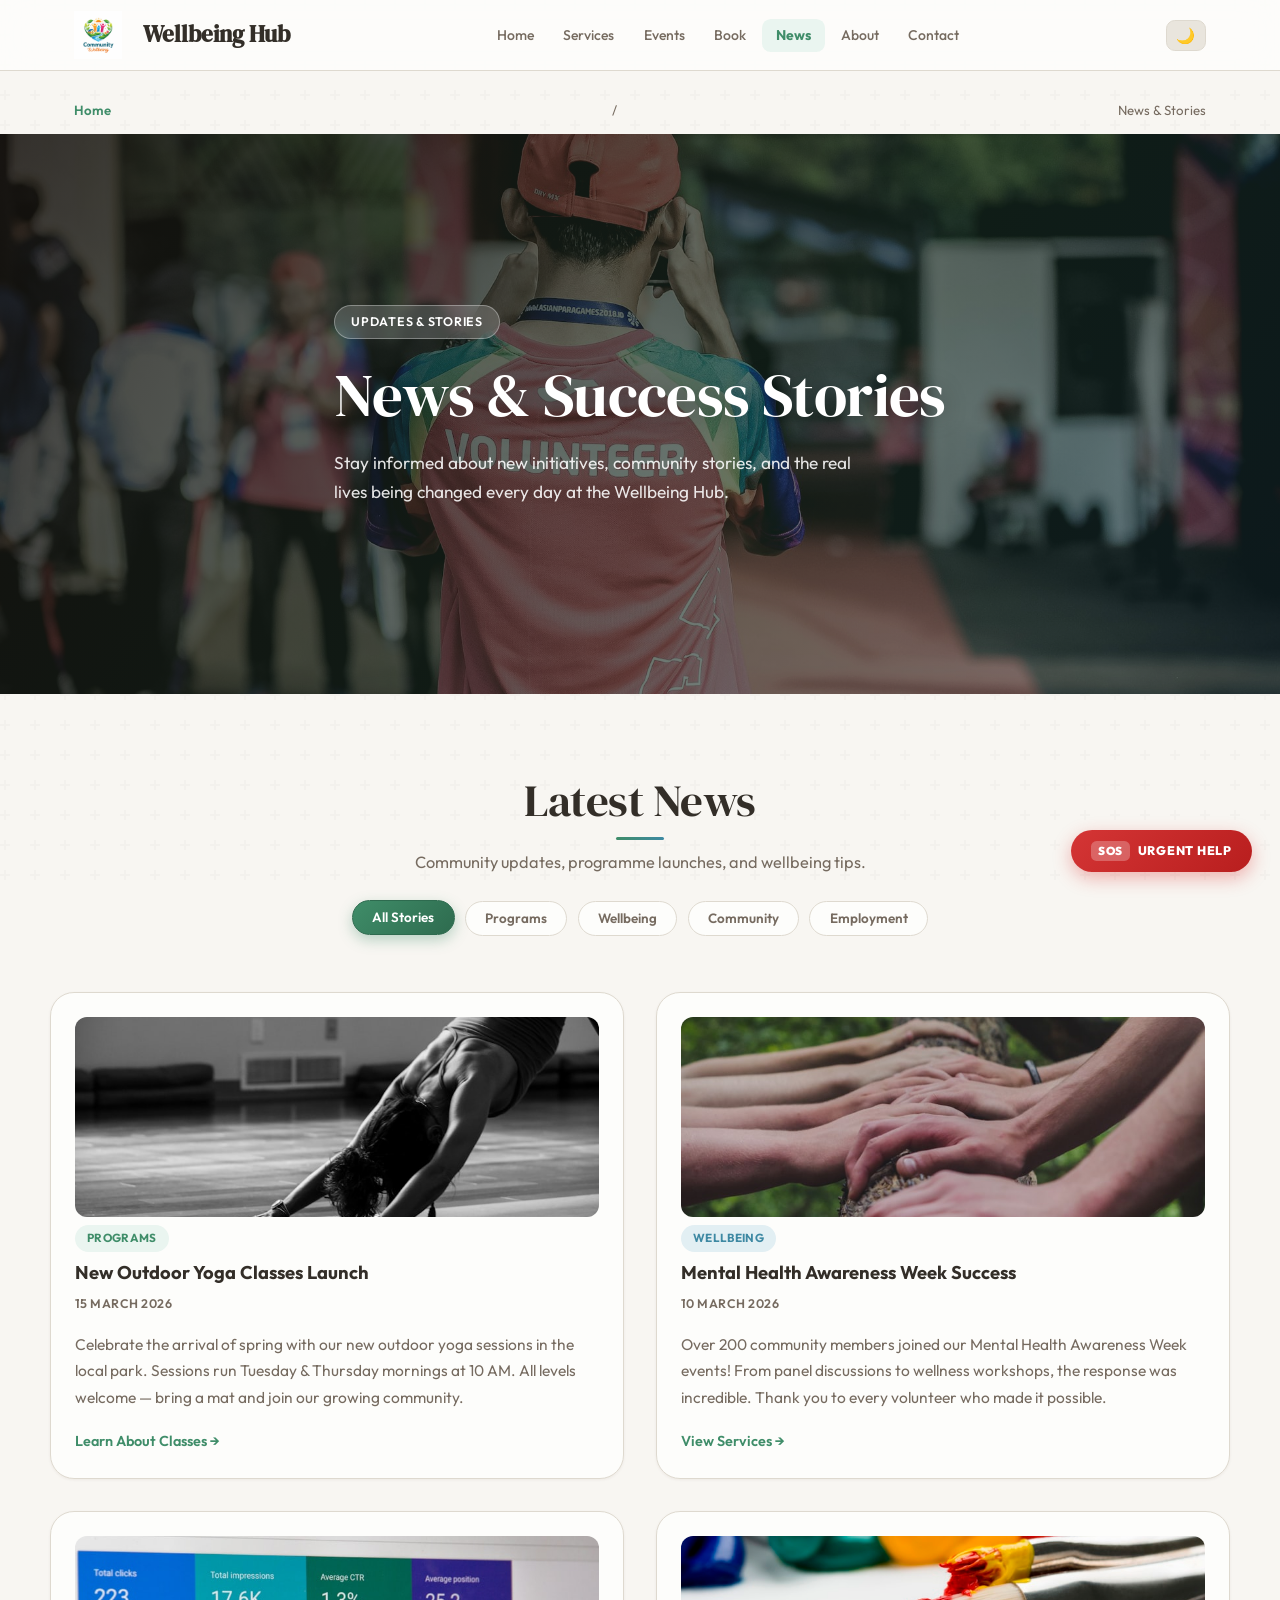
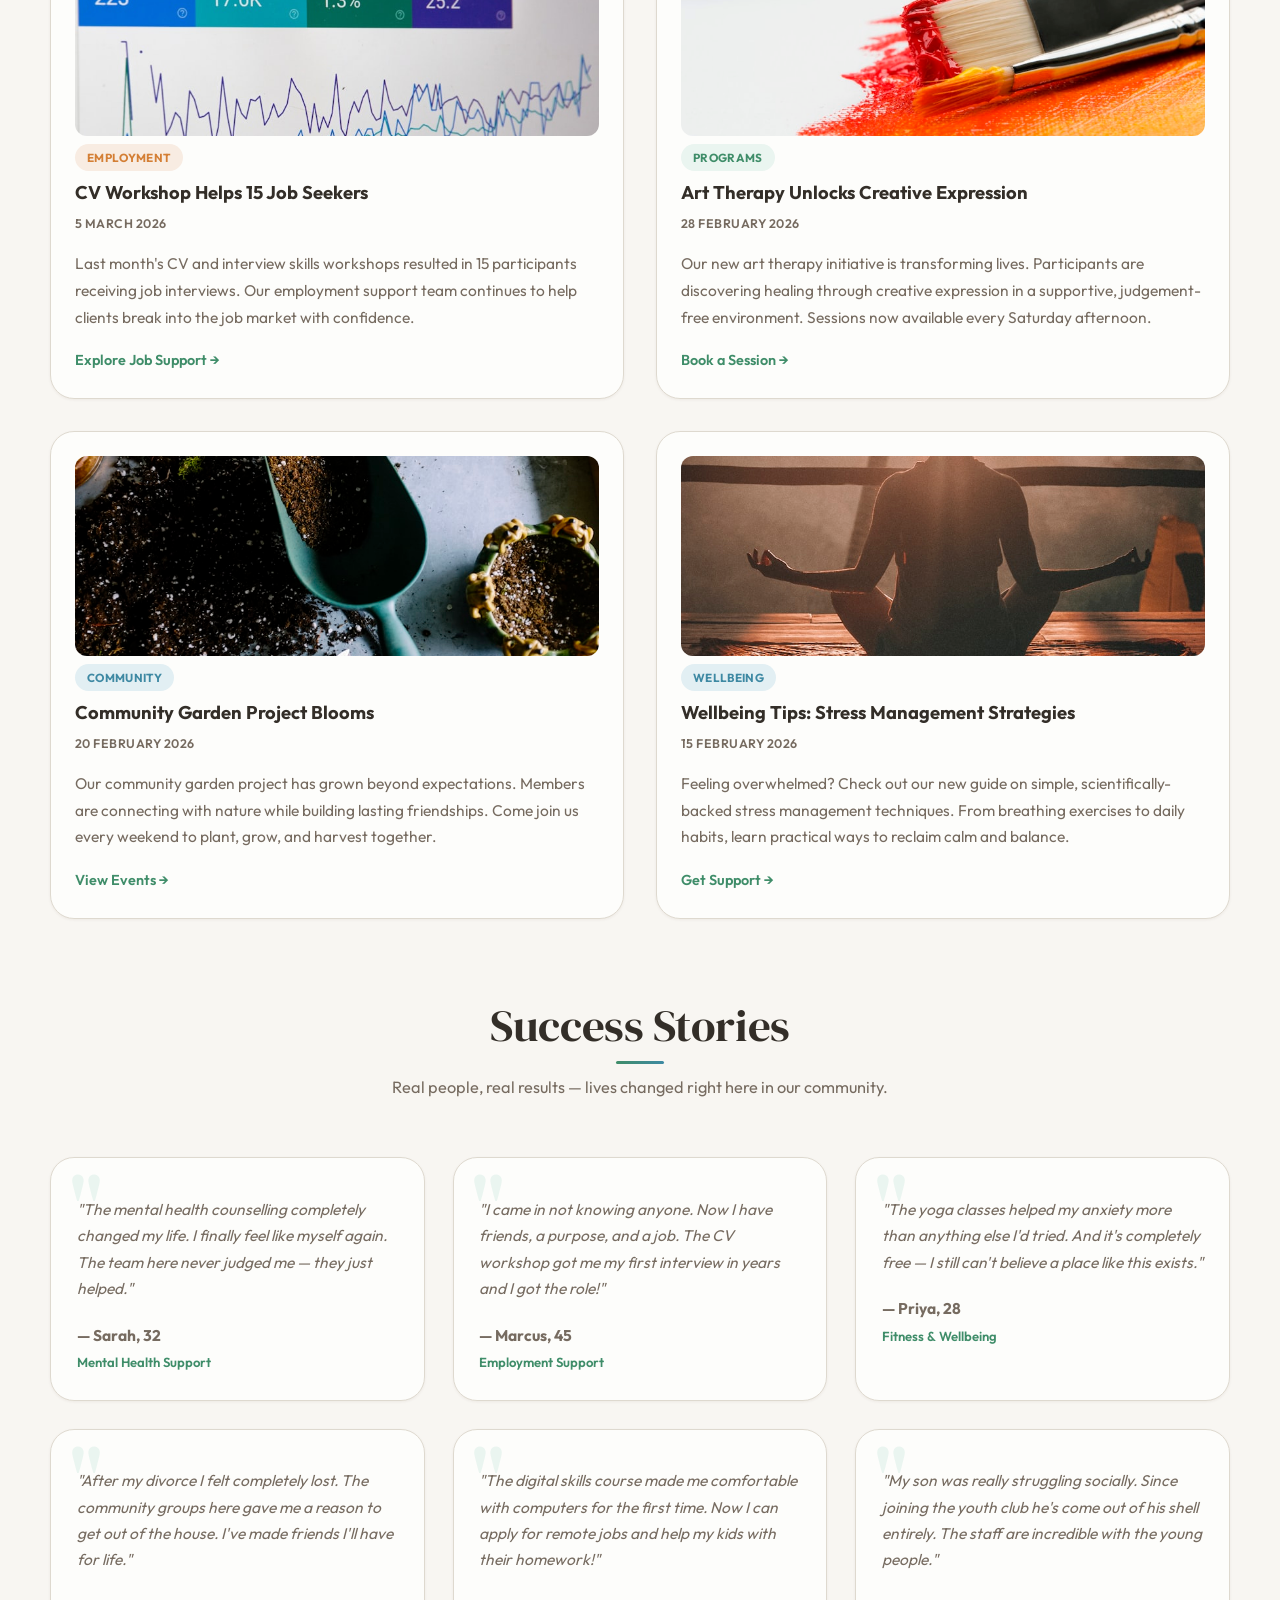
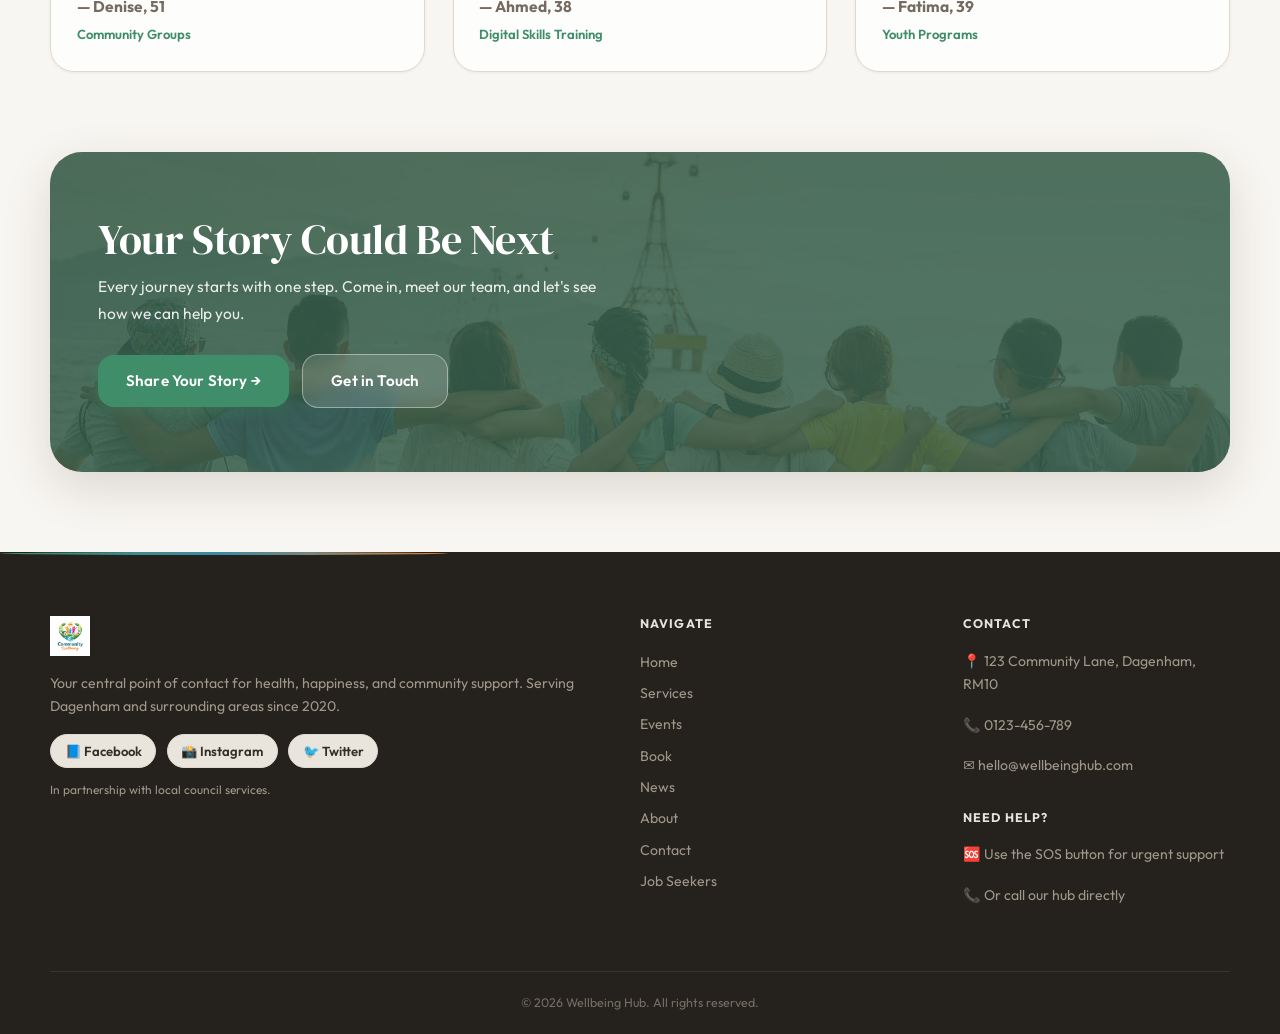
<file: news.html>
﻿<!doctype html>
<html lang="en">
<head>
  <meta charset="UTF-8" />
  <meta name="viewport" content="width=device-width, initial-scale=1.0" />
  <title>News & Stories — Wellbeing Hub</title>
  <meta name="description" content="Community news, success stories, and wellbeing updates from the Wellbeing Hub in Dagenham." />
  <link rel="icon" type="image/png" href="images/logo.png" />
  <meta name="theme-color" content="#3f8f67" />
  <meta property="og:title" content="News & Stories — Wellbeing Hub" />
  <meta property="og:description" content="Community news, success stories, and wellbeing updates from the Wellbeing Hub in Dagenham." />
  <meta property="og:image" content="images/hero-community-centre.jpg" />
  <meta property="og:url" content="https://prayogbhattarai.github.io/community-wellbeing-hub/news.html" />
  <meta property="og:type" content="website" />
  <meta name="twitter:card" content="summary_large_image" />
  <meta name="twitter:title" content="News & Stories — Wellbeing Hub" />
  <meta name="twitter:description" content="Community news, success stories, and wellbeing updates from the Wellbeing Hub in Dagenham." />
  <meta name="twitter:image" content="images/hero-community-centre.jpg" />
  <link rel="canonical" href="https://prayogbhattarai.github.io/community-wellbeing-hub/news.html" />
  <link rel="preconnect" href="https://fonts.googleapis.com" />
  <link rel="preconnect" href="https://fonts.gstatic.com" crossorigin />
  <link href="https://fonts.googleapis.com/css2?family=DM+Serif+Display:ital@0;1&family=Outfit:wght@300;400;500;600;700&display=swap" rel="stylesheet" />
  <link rel="stylesheet" href="css/style.css" />
  <script defer src="js/app.js"></script>
</head>
<body>
  <a href="#main" class="skip-link">Skip to main content</a>

  <header id="site-header">
    <nav>
      <a href="index.html" class="logo">
        <img src="images/logo.png" alt="Community Wellbeing Hub Logo" style="height:48px; width:auto; vertical-align:middle;" />
        <span style="margin-left: 0.5em; vertical-align:middle; font-weight: bold; font-size: 1.2em;">Wellbeing Hub</span>
      </a>
      <ul class="nav-links">
        <li><a href="index.html">Home</a></li>
        <li><a href="services.html">Services</a></li>
        <li><a href="events.html">Events</a></li>
        <li><a href="booking.html">Book</a></li>
        <li><a href="news.html" aria-current="page">News</a></li>
        <li><a href="about.html">About</a></li>
        <li><a href="contact.html">Contact</a></li>
      </ul>
      <div class="nav-right">
        <button class="theme-btn" id="theme-btn" aria-label="Toggle dark mode">🌙</button>
        <button class="menu-btn" id="menu-btn" aria-label="Open menu" aria-expanded="false">☰</button>
      </div>
    </nav>
    <div class="mobile-menu" id="mobile-menu">
      <a href="index.html">Home</a>
      <a href="services.html">Services</a>
      <a href="events.html">Events</a>
      <a href="booking.html">Book</a>
      <a href="news.html" aria-current="page">News</a>
      <a href="about.html">About</a>
      <a href="contact.html">Contact</a>
      <a href="job-seekers.html">Job Seekers</a>
    </div>
  </header>

  <main id="main">

    <!-- Breadcrumb -->
    <div class="container" style="padding-top:1rem;">
      <nav class="breadcrumbs" aria-label="Breadcrumb">
        <a href="index.html">Home</a>
        <span>/</span>
        <span aria-current="page">News & Stories</span>
      </nav>
    </div>

    <!-- Hero -->
    <section class="hero hero-min-height">
      <div class="hero-bg">
        <img src="images/hero-community-centre.jpg" alt="Community volunteers working together" loading="eager" fetchpriority="high" decoding="async" />
        <div class="hero-overlay"></div>
      </div>
      <div class="container container-width">
        <div class="hero-content">
          <span class="badge">Updates & Stories</span>
          <h1>News &amp; Success Stories</h1>
          <p>Stay informed about new initiatives, community stories, and the real lives being changed every day at the Wellbeing Hub.</p>
        </div>
      </div>
    </section>

    <!-- Latest News -->
    <section class="section container">
      <div class="text-center mb-14 fade-up">
        <h2 class="section-title">Latest News</h2>
        <p class="section-sub">Community updates, programme launches, and wellbeing tips.</p>

        <!-- Filter Buttons -->
        <div class="filter-buttons" style="margin-top:1.5rem;">
          <button class="filter-btn active" data-category="all">All Stories</button>
          <button class="filter-btn" data-category="programs">Programs</button>
          <button class="filter-btn" data-category="wellbeing">Wellbeing</button>
          <button class="filter-btn" data-category="community">Community</button>
          <button class="filter-btn" data-category="employment">Employment</button>
        </div>
      </div>

      <div class="grid grid-2" style="gap:2rem;" id="news-grid">

        <!-- Article 1 -->
        <article class="news-card fade-up" data-category="programs">
          <img
            src="images/news-yoga.jpg"
            alt="Residents taking part in outdoor yoga class"
            class="news-image"
            loading="lazy"
            decoding="async"
          />
          <div class="tag-row">
            <span class="tag-badge tag-primary">Programs</span>
          </div>
          <h3>New Outdoor Yoga Classes Launch</h3>
          <p class="news-date">15 March 2026</p>
          <p>Celebrate the arrival of spring with our new outdoor yoga sessions in the local park. Sessions run Tuesday &amp; Thursday mornings at 10 AM. All levels welcome — bring a mat and join our growing community.</p>
          <a href="services.html" class="learn-more">Learn About Classes →</a>
        </article>

        <!-- Article 2 -->
        <article class="news-card fade-up" data-category="wellbeing">
          <img
            src="images/news-mental-health.jpg"
            alt="Group of people at a mental health awareness event"
            class="news-image"
            loading="lazy"
            decoding="async"
          />
          <div class="tag-row">
            <span class="tag-badge tag-secondary">Wellbeing</span>
          </div>
          <h3>Mental Health Awareness Week Success</h3>
          <p class="news-date">10 March 2026</p>
          <p>Over 200 community members joined our Mental Health Awareness Week events! From panel discussions to wellness workshops, the response was incredible. Thank you to every volunteer who made it possible.</p>
          <a href="services.html" class="learn-more">View Services →</a>
        </article>

        <!-- Article 3 -->
        <article class="news-card fade-up" data-category="employment">
          <img
            src="images/news-cv-workshop.jpg"
            alt="Job seekers in a CV and interview workshop"
            class="news-image"
            loading="lazy"
            decoding="async"
          />
          <div class="tag-row">
            <span class="tag-badge tag-accent">Employment</span>
          </div>
          <h3>CV Workshop Helps 15 Job Seekers</h3>
          <p class="news-date">5 March 2026</p>
          <p>Last month's CV and interview skills workshops resulted in 15 participants receiving job interviews. Our employment support team continues to help clients break into the job market with confidence.</p>
          <a href="job-seekers.html" class="learn-more">Explore Job Support →</a>
        </article>

        <!-- Article 4 -->
        <article class="news-card fade-up" data-category="programs">
          <img
            src="images/news-art-therapy.jpg"
            alt="Art therapy session with painting"
            class="news-image"
            loading="lazy"
            decoding="async"
          />
          <div class="tag-row">
            <span class="tag-badge tag-primary">Programs</span>
          </div>
          <h3>Art Therapy Unlocks Creative Expression</h3>
          <p class="news-date">28 February 2026</p>
          <p>Our new art therapy initiative is transforming lives. Participants are discovering healing through creative expression in a supportive, judgement-free environment. Sessions now available every Saturday afternoon.</p>
          <a href="services.html" class="learn-more">Book a Session →</a>
        </article>

        <!-- Article 5 -->
        <article class="news-card fade-up" data-category="community">
          <img
            src="images/news-garden.jpg"
            alt="Residents taking part in a community garden project"
            class="news-image"
            loading="lazy"
            decoding="async"
          />
          <div class="tag-row">
            <span class="tag-badge tag-secondary">Community</span>
          </div>
          <h3>Community Garden Project Blooms</h3>
          <p class="news-date">20 February 2026</p>
          <p>Our community garden project has grown beyond expectations. Members are connecting with nature while building lasting friendships. Come join us every weekend to plant, grow, and harvest together.</p>
          <a href="events.html" class="learn-more">View Events →</a>
        </article>

        <!-- Article 6 -->
        <article class="news-card fade-up" data-category="wellbeing">
          <img
            src="images/news-meditation.jpg"
            alt="Person meditating calmly outdoors"
            class="news-image"
            loading="lazy"
            decoding="async"
          />
          <div class="tag-row">
            <span class="tag-badge tag-secondary">Wellbeing</span>
          </div>
          <h3>Wellbeing Tips: Stress Management Strategies</h3>
          <p class="news-date">15 February 2026</p>
          <p>Feeling overwhelmed? Check out our new guide on simple, scientifically-backed stress management techniques. From breathing exercises to daily habits, learn practical ways to reclaim calm and balance.</p>
          <a href="contact.html" class="learn-more">Get Support →</a>
        </article>

      </div>

      <!-- Empty state when filter shows nothing -->
      <div id="news-empty" style="display:none;text-align:center;padding:3rem 1rem;">
        <p style="font-size:1.1rem;color:var(--muted-fg);">No stories in this category yet — check back soon!</p>
        <button class="filter-btn active" style="margin-top:1rem;" onclick="resetFilter()">View All Stories</button>
      </div>

    </section>

    <!-- -- SUCCESS STORIES -- -->
    <section class="section container padding-top-0">
      <div class="text-center mb-14 fade-up">
        <h2 class="section-title">Success Stories</h2>
        <p class="section-sub">Real people, real results — lives changed right here in our community.</p>
      </div>

      <div class="grid grid-3" style="gap:1.75rem;">

        <div class="testimonial-card fade-up">
          <p style="font-style:italic;line-height:1.7;margin-bottom:1.25rem;padding-top:.75rem;">"The mental health counselling completely changed my life. I finally feel like myself again. The team here never judged me — they just helped."</p>
          <p style="font-weight:700;margin-bottom:.2rem;">— Sarah, 32</p>
          <p style="font-size:.82rem;color:var(--primary);font-weight:600;margin:0;">Mental Health Support</p>
        </div>

        <div class="testimonial-card fade-up">
          <p style="font-style:italic;line-height:1.7;margin-bottom:1.25rem;padding-top:.75rem;">"I came in not knowing anyone. Now I have friends, a purpose, and a job. The CV workshop got me my first interview in years and I got the role!"</p>
          <p style="font-weight:700;margin-bottom:.2rem;">— Marcus, 45</p>
          <p style="font-size:.82rem;color:var(--primary);font-weight:600;margin:0;">Employment Support</p>
        </div>

        <div class="testimonial-card fade-up">
          <p style="font-style:italic;line-height:1.7;margin-bottom:1.25rem;padding-top:.75rem;">"The yoga classes helped my anxiety more than anything else I'd tried. And it's completely free — I still can't believe a place like this exists."</p>
          <p style="font-weight:700;margin-bottom:.2rem;">— Priya, 28</p>
          <p style="font-size:.82rem;color:var(--primary);font-weight:600;margin:0;">Fitness &amp; Wellbeing</p>
        </div>

        <div class="testimonial-card fade-up">
          <p style="font-style:italic;line-height:1.7;margin-bottom:1.25rem;padding-top:.75rem;">"After my divorce I felt completely lost. The community groups here gave me a reason to get out of the house. I've made friends I'll have for life."</p>
          <p style="font-weight:700;margin-bottom:.2rem;">— Denise, 51</p>
          <p style="font-size:.82rem;color:var(--primary);font-weight:600;margin:0;">Community Groups</p>
        </div>

        <div class="testimonial-card fade-up">
          <p style="font-style:italic;line-height:1.7;margin-bottom:1.25rem;padding-top:.75rem;">"The digital skills course made me comfortable with computers for the first time. Now I can apply for remote jobs and help my kids with their homework!"</p>
          <p style="font-weight:700;margin-bottom:.2rem;">— Ahmed, 38</p>
          <p style="font-size:.82rem;color:var(--primary);font-weight:600;margin:0;">Digital Skills Training</p>
        </div>

        <div class="testimonial-card fade-up">
          <p style="font-style:italic;line-height:1.7;margin-bottom:1.25rem;padding-top:.75rem;">"My son was really struggling socially. Since joining the youth club he's come out of his shell entirely. The staff are incredible with the young people."</p>
          <p style="font-weight:700;margin-bottom:.2rem;">— Fatima, 39</p>
          <p style="font-size:.82rem;color:var(--primary);font-weight:600;margin:0;">Youth Programs</p>
        </div>

      </div>
    </section>

    <!-- CTA -->
    <section class="section container padding-top-0">
      <div class="cta-banner fade-up">
        <img src="images/hero-community-people.jpg" alt="Community members celebrating success together" loading="lazy" decoding="async" />
        <div class="cta-overlay" style="background:hsla(150,25%,30%,.87);"></div>
        <div class="cta-content">
          <h2>Your Story Could Be Next</h2>
          <p>Every journey starts with one step. Come in, meet our team, and let's see how we can help you.</p>
          <div class="btn-group">
            <a href="contact.html" class="btn btn-primary">Share Your Story →</a>
            <a href="contact.html" class="btn btn-ghost">Get in Touch</a>
          </div>
        </div>
      </div>
    </section>

  </main>

  <!-- Footer -->
  <footer>
    <div class="footer-grid">
      <div>
        <div class="footer-logo">
          <img src="images/logo.png" alt="Community Wellbeing Hub" loading="lazy" decoding="async" />
        </div>
        <p>Your central point of contact for health, happiness, and community support. Serving Dagenham and surrounding areas since 2020.</p>
        <div class="social-links"><a class="social-link" href="#">📘 Facebook</a><a class="social-link" href="#">📸 Instagram</a><a class="social-link" href="#">🐦 Twitter</a></div>
        <p style="font-size:.75rem;margin-top:.75rem;">In partnership with local council services.</p>
      </div>
      <div>
        <h4>Navigate</h4>
        <div class="footer-links">
          <a href="index.html">Home</a>
          <a href="services.html">Services</a>
          <a href="events.html">Events</a>
          <a href="booking.html">Book</a>
          <a href="news.html">News</a>
          <a href="about.html">About</a>
          <a href="contact.html">Contact</a>
          <a href="job-seekers.html">Job Seekers</a>
        </div>
      </div>
      <div>
        <h4>Contact</h4>
        <div class="footer-contact">
          <p>📍 123 Community Lane, Dagenham, RM10</p>
          <p>📞 0123-456-789</p>
          <p>✉️ hello@wellbeinghub.com</p>
        </div>
        <h4 style="margin-top:1.5rem;">Need Help?</h4>
        <div class="footer-contact">
          <p>🆘 Use the SOS button for urgent support</p>
          <p>📞 Or call our hub directly</p>
        </div>
      </div>
    </div>
    <div class="footer-bottom">© 2026 Wellbeing Hub. All rights reserved.</div>
  </footer>

  <button class="sos-btn" onclick="showSOS()" aria-label="Get urgent help">
    <div class="sos-icon">SOS</div>
    URGENT HELP
  </button>
  <button class="back-to-top" id="back-to-top" aria-label="Back to top">↑</button>

  <script>
    // -- Filter ------------------------------------------------
    function resetFilter() {
      document.querySelectorAll('.filter-btn').forEach(b => b.classList.remove('active'));
      document.querySelector('[data-category="all"]').classList.add('active');
      document.querySelectorAll('.news-card').forEach(c => { c.style.display = ''; setTimeout(() => c.classList.add('visible'), 10); });
      document.getElementById('news-empty').style.display = 'none';
    }

    document.querySelectorAll('.filter-btn[data-category]').forEach(btn => {
      btn.addEventListener('click', function () {
        const cat = this.dataset.category;
        document.querySelectorAll('.filter-btn').forEach(b => b.classList.remove('active'));
        this.classList.add('active');

        let visible = 0;
        document.querySelectorAll('.news-card').forEach(card => {
          if (cat === 'all' || card.dataset.category === cat) {
            card.style.display = '';
            setTimeout(() => card.classList.add('visible'), 10);
            visible++;
          } else {
            card.style.display = 'none';
            card.classList.remove('visible');
          }
        });

        document.getElementById('news-empty').style.display = visible === 0 ? 'block' : 'none';
      });
    });
  </script>

</body>
</html>
</file>
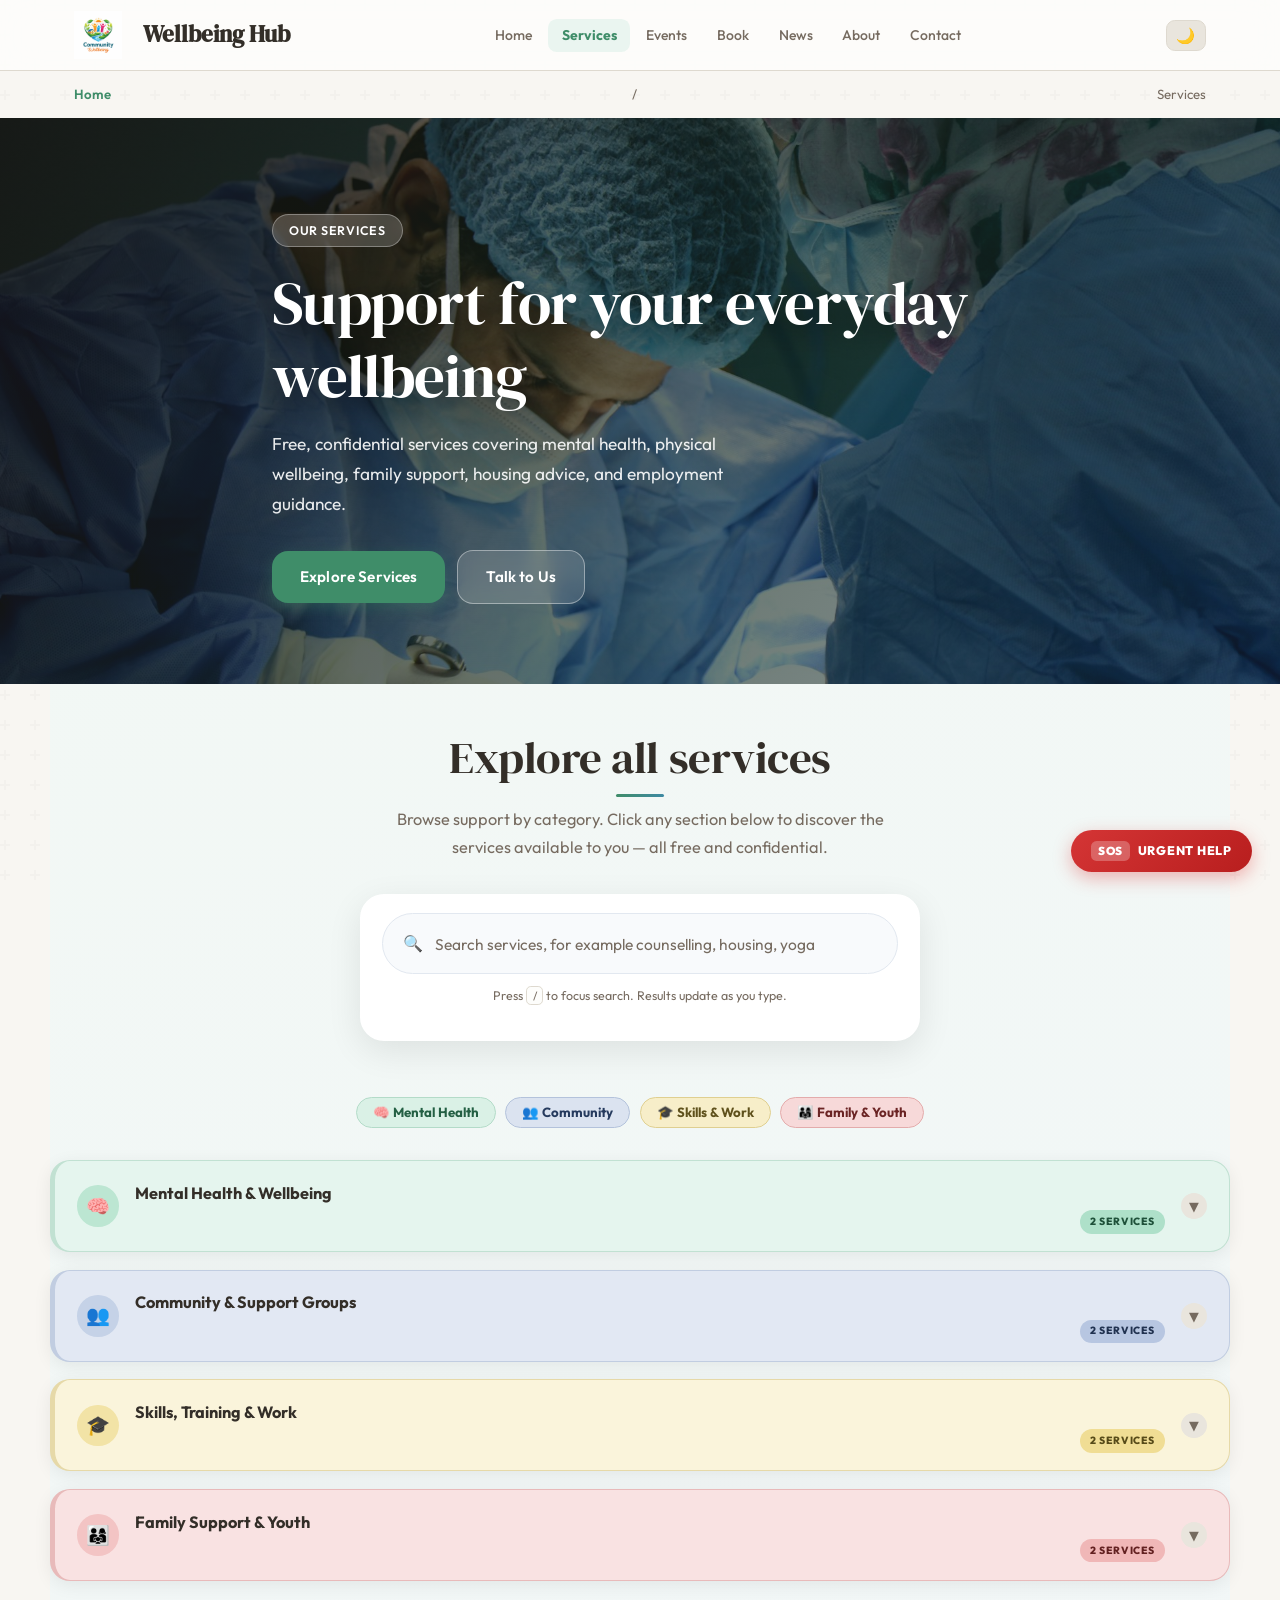
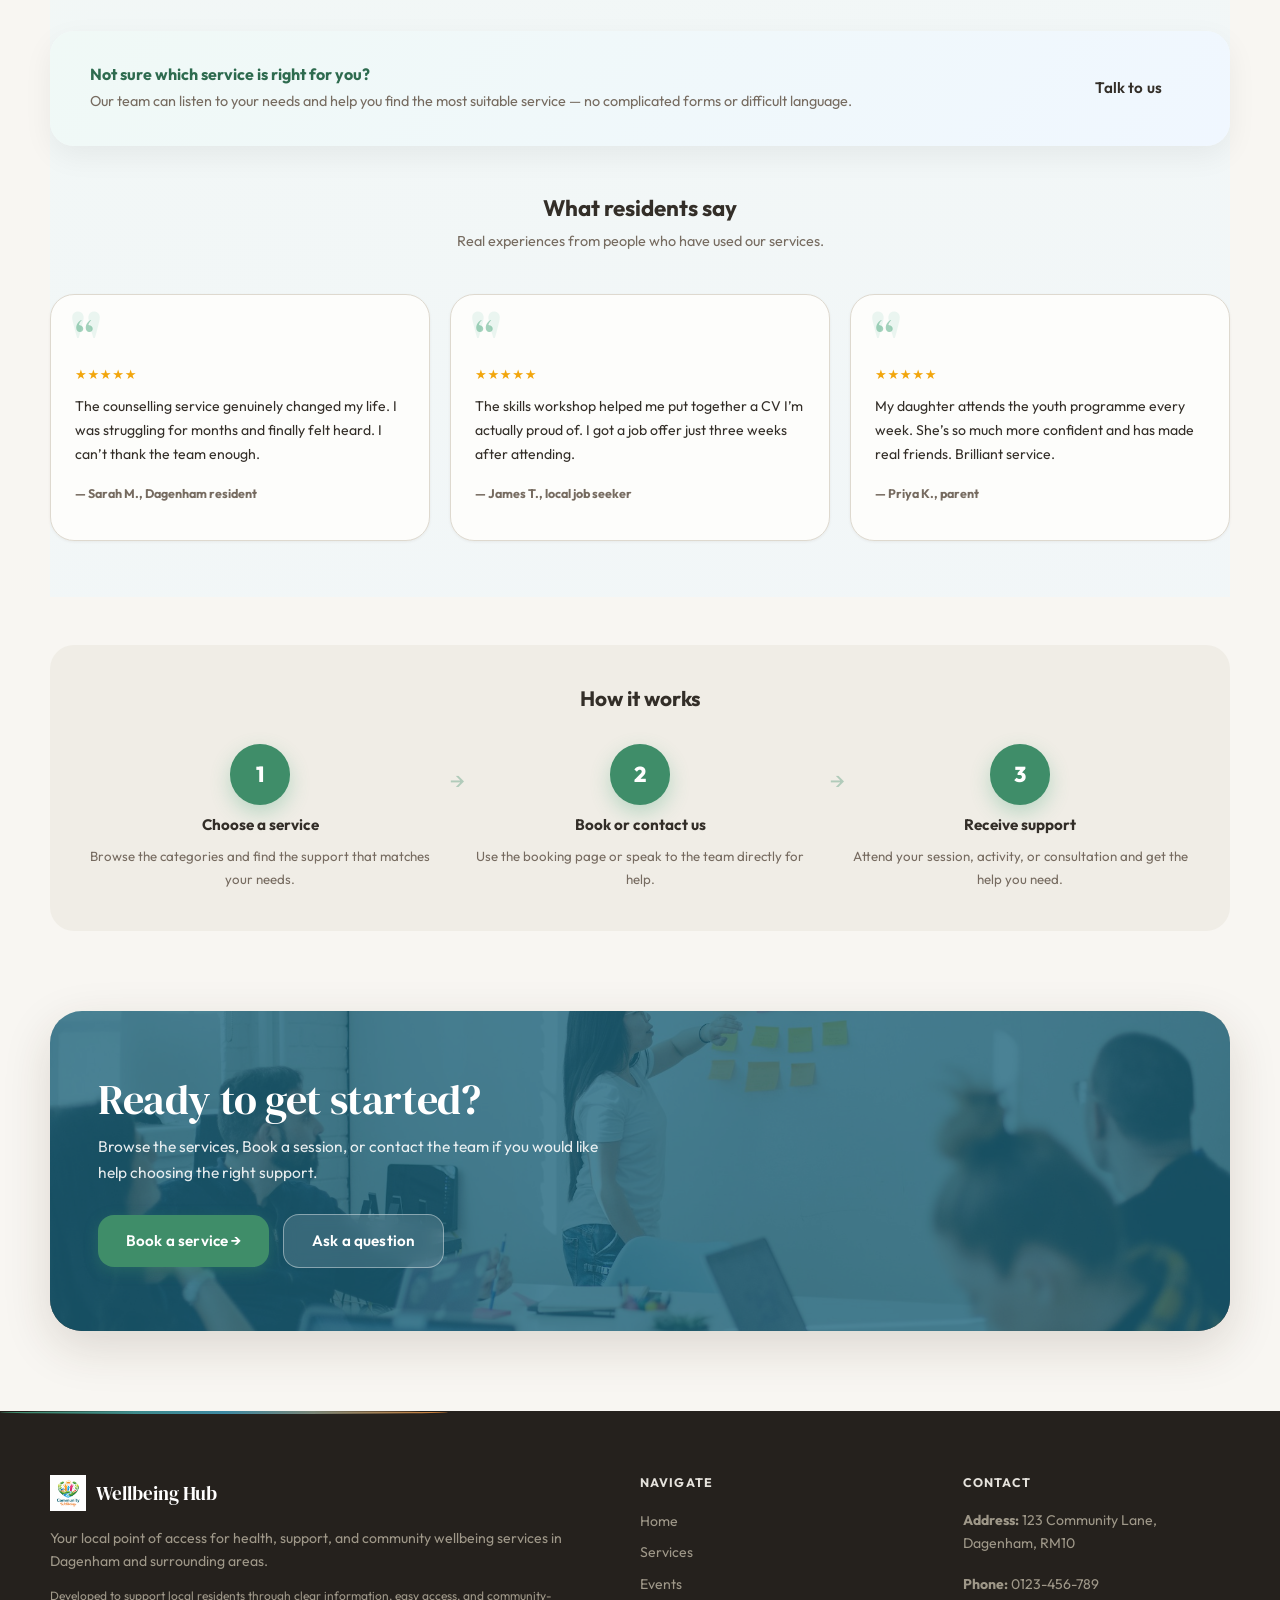
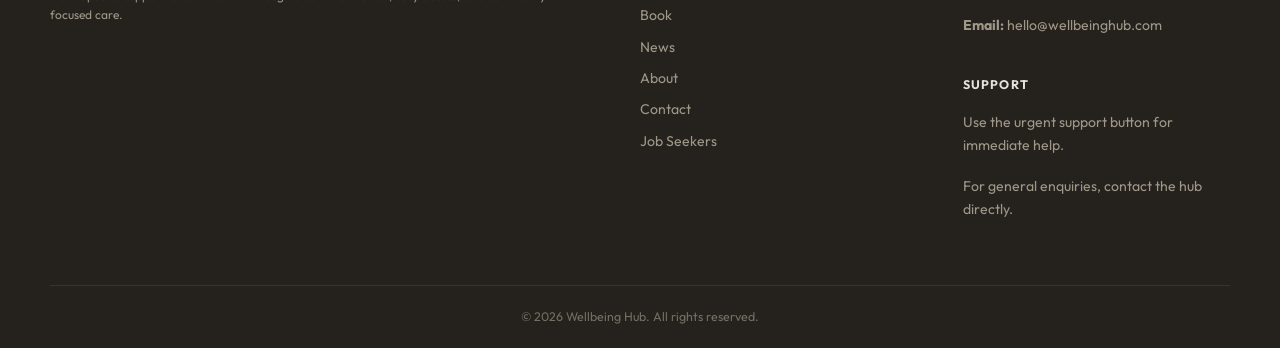
<file: services.html>
﻿<!doctype html>
<html lang="en">
<head>
  <meta charset="UTF-8" />
  <meta name="viewport" content="width=device-width, initial-scale=1.0" />
  <title>Our Services — Wellbeing Hub</title>
  <meta name="description" content="Explore local wellbeing services including mental health, family support, physical activity, housing advice, and employment guidance." />
  <link rel="icon" type="image/png" href="images/logo.png" />
  <meta name="theme-color" content="#3f8f67" />
  <meta property="og:title" content="Our Services — Wellbeing Hub" />
  <meta property="og:description" content="Free services covering mental health, physical wellbeing, family support, housing advice and employment guidance." />
  <meta property="og:image" content="images/hero-counselling.jpg" />
  <meta property="og:url" content="https://prayogbhattarai.github.io/community-wellbeing-hub/services.html" />
  <meta property="og:type" content="website" />
  <meta name="twitter:card" content="summary_large_image" />
  <meta name="twitter:title" content="Our Services — Wellbeing Hub" />
  <meta name="twitter:description" content="Free services covering mental health, physical wellbeing, family support, housing advice and employment guidance." />
  <meta name="twitter:image" content="images/hero-counselling.jpg" />
  <link rel="canonical" href="https://prayogbhattarai.github.io/community-wellbeing-hub/services.html" />
  <link rel="preconnect" href="https://fonts.googleapis.com" />
  <link rel="preconnect" href="https://fonts.gstatic.com" crossorigin />
  <link href="https://fonts.googleapis.com/css2?family=DM+Serif+Display:ital@0;1&family=Outfit:wght@300;400;500;600;700&display=swap" rel="stylesheet" />
  <link rel="stylesheet" href="css/style.css" />
  <script defer src="js/app.js"></script>
  <style>
    /* ── Coloured accordion headers (services page) ──────── */
    .acc-mental   { background: hsl(152, 45%, 93%); border-color: hsl(152,35%,82%) !important; }
    .acc-community{ background: hsl(218, 42%, 92%); border-color: hsl(218,35%,82%) !important; }
    .acc-skills   { background: hsl(48,  75%, 92%); border-color: hsl(48, 55%,78%) !important; }
    .acc-family   { background: hsl(0,   65%, 93%); border-color: hsl(0,  50%,82%) !important; }

    .acc-mental .accordion-header,
    .acc-mental .accordion-header:hover,
    .accordion-item.acc-mental.open .accordion-header  { background: transparent; color: var(--fg); }
    .acc-community .accordion-header,
    .acc-community .accordion-header:hover,
    .accordion-item.acc-community.open .accordion-header { background: transparent; color: var(--fg); }
    .acc-skills .accordion-header,
    .acc-skills .accordion-header:hover,
    .accordion-item.acc-skills.open .accordion-header  { background: transparent; color: var(--fg); }
    .acc-family .accordion-header,
    .acc-family .accordion-header:hover,
    .accordion-item.acc-family.open .accordion-header  { background: transparent; color: var(--fg); }

    .accordion-item[class*="acc-"] .accordion-body {
      background: var(--card);
      border-top: 1px solid rgba(0,0,0,.07);
    }

    /* icon circles */
    .acc-icon-circle {
      width: 2.6rem;
      height: 2.6rem;
      border-radius: 50%;
      display: flex;
      align-items: center;
      justify-content: center;
      font-size: 1.2rem;
      flex-shrink: 0;
    }
    .acc-mental   .acc-icon-circle { background: hsl(152,45%,82%); }
    .acc-community .acc-icon-circle { background: hsl(218,42%,84%); }
    .acc-skills   .acc-icon-circle { background: hsl(48, 75%,80%); }
    .acc-family   .acc-icon-circle { background: hsl(0,  65%,86%); }

    /* text group inside header */
    .acc-text-group {
      flex: 1;
      display: flex;
      flex-direction: column;
      gap: .2rem;
    }
    .acc-count {
      display: inline-block;
      font-size: .65rem;
      font-weight: 800;
      text-transform: uppercase;
      letter-spacing: .06em;
      padding: .18rem .62rem;
      border-radius: 2rem;
      width: fit-content;
    }
    .acc-mental   .acc-count { background: hsl(152,45%,78%); color: hsl(152,45%,22%); }
    .acc-community .acc-count { background: hsl(218,42%,80%); color: hsl(218,42%,22%); }
    .acc-skills   .acc-count { background: hsl(48, 75%,76%); color: hsl(48, 55%,22%); }
    .acc-family   .acc-count { background: hsl(0,  65%,83%); color: hsl(0,  50%,26%); }

    /* ── Stats strip ─────────────────────────────────────── */
    .stats-strip {
      display: grid;
      grid-template-columns: repeat(4, 1fr);
      background: var(--card);
      border: 1.5px solid var(--border);
      border-radius: var(--radius-xl);
      box-shadow: var(--shadow-sm);
      overflow: hidden;
      margin-bottom: 2.5rem;
    }
    @media (max-width: 600px) {
      .stats-strip { grid-template-columns: 1fr 1fr; }
    }
    .stat-item {
      text-align: center;
      padding: 1.6rem 1rem;
      border-right: 1px solid var(--border);
    }
    .stat-item:last-child { border-right: none; }
    .stat-num {
      font-family: var(--font-display);
      font-size: 2.1rem;
      color: var(--primary);
      line-height: 1;
      display: block;
    }
    .stat-label {
      font-size: .75rem;
      font-weight: 600;
      color: var(--muted-fg);
      text-transform: uppercase;
      letter-spacing: .05em;
      margin-top: .45rem;
      display: block;
    }

    /* ── Category jump chips ──────────────────────────────── */
    .cat-chips {
      display: flex;
      flex-wrap: wrap;
      gap: .6rem;
      justify-content: center;
      margin: 1.5rem 0 2rem;
    }
    .cat-chip {
      display: inline-flex;
      align-items: center;
      gap: .4rem;
      padding: .48rem 1rem;
      border-radius: 2rem;
      font-size: .83rem;
      font-weight: 700;
      cursor: pointer;
      border: 1.5px solid transparent;
      transition: transform .18s, box-shadow .18s;
      font-family: var(--font-body);
      line-height: 1;
    }
    .cat-chip:hover { transform: translateY(-2px); box-shadow: var(--shadow-sm); }
    .cat-chip-mental    { background: hsl(152,45%,90%); color: hsl(152,45%,26%); border-color: hsl(152,35%,78%); }
    .cat-chip-community { background: hsl(218,42%,90%); color: hsl(218,42%,26%); border-color: hsl(218,35%,78%); }
    .cat-chip-skills    { background: hsl(48, 75%,88%); color: hsl(48, 55%,24%); border-color: hsl(48, 55%,72%); }
    .cat-chip-family    { background: hsl(0,  65%,91%); color: hsl(0,  50%,28%); border-color: hsl(0,  50%,78%); }

    /* ── Testimonials ─────────────────────────────────────── */
    .testimonials-strip {
      display: grid;
      grid-template-columns: repeat(3, 1fr);
      gap: 1.25rem;
      margin-top: 2.5rem;
    }
    @media (max-width: 700px) {
      .testimonials-strip { grid-template-columns: 1fr; }
    }
    @media (min-width: 701px) and (max-width: 900px) {
      .testimonials-strip { grid-template-columns: 1fr 1fr; }
    }
    .testimonial-card {
      background: var(--card);
      border: 1.5px solid var(--border);
      border-radius: var(--radius-lg);
      padding: 1.5rem 1.5rem 1.25rem;
      position: relative;
      box-shadow: var(--shadow-xs);
    }
    .testimonial-quote {
      font-size: 2.8rem;
      font-family: var(--font-display);
      color: var(--primary-light);
      line-height: .8;
      margin-bottom: .5rem;
      opacity: .55;
    }
    .testimonial-stars {
      color: hsl(40,90%,50%);
      font-size: .82rem;
      margin-bottom: .6rem;
      letter-spacing: .05em;
    }
    .testimonial-text {
      font-size: .88rem;
      color: var(--fg);
      line-height: 1.7;
      margin-bottom: 1rem;
    }
    .testimonial-author {
      font-size: .78rem;
      font-weight: 700;
      color: var(--muted-fg);
    }
    .testimonials-heading {
      text-align: center;
      margin: 3rem 0 1.5rem;
    }
    .testimonials-heading h3 {
      font-size: 1.4rem;
      margin-bottom: .35rem;
    }
    .testimonials-heading p {
      font-size: .9rem;
      color: var(--muted-fg);
    }
  </style>
</head>
<body>
  <a href="#main" class="skip-link">Skip to main content</a>

  <header id="site-header">
    <nav>
      <a href="index.html" class="logo">
          <img src="images/logo.png" alt="Community Wellbeing Hub Logo" style="height:48px; width:auto; vertical-align:middle;" />
          <span style="margin-left: 0.5em; vertical-align:middle; font-weight: bold; font-size: 1.2em;">Wellbeing Hub</span>
      </a>

      <ul class="nav-links">
        <li><a href="index.html">Home</a></li>
        <li><a href="services.html" aria-current="page">Services</a></li>
        <li><a href="events.html">Events</a></li>
        <li><a href="booking.html">Book</a></li>
        <li><a href="news.html">News</a></li>
        <li><a href="about.html">About</a></li>
        <li><a href="contact.html">Contact</a></li>
      </ul>

      <div class="nav-right">
        <button class="theme-btn" id="theme-btn" aria-label="Toggle dark mode">🌙</button>
        <button class="menu-btn" id="menu-btn" aria-label="Open menu" aria-expanded="false">☰</button>
      </div>
    </nav>

    <div class="mobile-menu" id="mobile-menu">
      <a href="index.html">Home</a>
      <a href="services.html" aria-current="page">Services</a>
      <a href="events.html">Events</a>
      <a href="booking.html">Book</a>
      <a href="news.html">News</a>
      <a href="about.html">About</a>
      <a href="contact.html">Contact</a>
      <a href="job-seekers.html">Job Seekers</a>
    </div>
  </header>

  <main id="main">
    <div class="container">
      <nav class="breadcrumbs" aria-label="Breadcrumb">
        <a href="index.html">Home</a>
        <span>/</span>
        <span aria-current="page">Services</span>
      </nav>
    </div>

    <section class="hero">
      <div class="hero-bg">
        <img
          src="images/hero-counselling.jpg"
          alt="Calm counselling and wellbeing support session"
          loading="eager"
          fetchpriority="high"
          decoding="async"
        />
        <div class="hero-overlay"></div>
      </div>

      <div class="container container-width">
        <div class="hero-content services-hero-copy">
          <span class="badge">Our Services</span>
          <h1>Support for your everyday wellbeing</h1>
          <p>Free, confidential services covering mental health, physical wellbeing, family support, housing advice, and employment guidance.</p>
          <div class="btn-group" style="margin-top:1.5rem;">
            <a href="#services-accordion" class="btn btn-primary">Explore Services</a>
            <a href="contact.html" class="btn btn-ghost">Talk to Us</a>
          </div>
        </div>
      </div>
    </section>

    <section class="section container services-section-bg">
      <div class="text-center mb-14 fade-up">
        <h2 class="section-title">Explore all services</h2>
        <p class="section-sub">Browse support by category. Click any section below to discover the services available to you — all free and confidential.</p>

        <div class="search-area fade-up">
          <div class="search-area-inner">
            <span aria-hidden="true">🔍</span>
            <input
              type="text"
              id="service-search"
              placeholder="Search services, for example counselling, housing, yoga"
              aria-label="Search services"
              autocomplete="off"
            />
            <button
              id="search-clear"
              class="search-clear"
              onclick="clearSearch()"
              aria-label="Clear search"
            >✕</button>
          </div>
          <p class="search-hint">Press <kbd>/</kbd> to focus search. Results update as you type.</p>
        </div>
      </div>

      <!-- Category jump chips -->
      <div class="cat-chips fade-up">
        <button class="cat-chip cat-chip-mental"    onclick="jumpToCategory('mental')">🧠 Mental Health</button>
        <button class="cat-chip cat-chip-community" onclick="jumpToCategory('community')">👥 Community</button>
        <button class="cat-chip cat-chip-skills"    onclick="jumpToCategory('skills')">🎓 Skills &amp; Work</button>
        <button class="cat-chip cat-chip-family"    onclick="jumpToCategory('family')">👨‍👩‍👧 Family &amp; Youth</button>
      </div>

      <div id="search-empty">
        <div style="font-size: 2rem; margin-bottom: .75rem;">🔍</div>
        <h3>No services found</h3>
        <p class="mt-sm">Try a different keyword or clear your search to view all categories again.</p>
        <button onclick="clearSearch()" class="pill-btn mt-md">Clear search</button>
      </div>

      <div class="accordion" id="services-accordion">

        <div class="accordion-item acc-mental" data-section="mental">
          <button class="accordion-header" aria-expanded="false" aria-controls="section-mental" id="btn-mental">
            <span class="acc-icon-circle">🧠</span>
            <span class="acc-text-group">
              <span class="acc-title">Mental Health &amp; Wellbeing</span>
              <span class="acc-count">2 Services</span>
            </span>
            <span class="acc-arrow" aria-hidden="true">▼</span>
          </button>

          <div class="accordion-body" id="section-mental" role="region" aria-labelledby="btn-mental">
            <div class="grid grid-2 services-grid">
              <article class="service-card cat-mental" data-keywords="mental health counselling therapy anxiety depression trauma emotional wellbeing support session">
                <div class="service-card-img"><img src="images/service-wellbeing.jpg" alt="Mental health counselling support" loading="lazy"></div>
                <div class="icon-box icon-primary">🧠</div>
                <h3>Mental Health Counselling</h3>
                <p>Confidential one-to-one support for anxiety, low mood, trauma, stress, and emotional wellbeing. Sessions are available in person or online.</p>
                <div class="details-list">
                  <div>✓ Individual counselling sessions</div>
                  <div>✓ Emotional wellbeing support</div>
                  <div>✓ Referral to specialist services where needed</div>
                </div>
                <a href="booking.html?service=Counselling%20Session" class="pill-btn" aria-label="Book a Mental Health Counselling session">Book support →</a>
              </article>

              <article class="service-card cat-mental" data-keywords="crisis support urgent help emergency referral safety planning immediate support nhs">
                <div class="service-card-img"><img src="images/service-crisis.jpg" alt="Crisis support and referral services" loading="lazy"></div>
                <div class="icon-box icon-primary">🚨</div>
                <h3>Crisis Support &amp; Referrals</h3>
                <p>Immediate guidance for people who need urgent support, including safety planning and referral to appropriate local and NHS services.</p>
                <div class="details-list">
                  <div>✓ Immediate crisis response</div>
                  <div>✓ Safety planning support</div>
                  <div>✓ Referral to urgent services</div>
                </div>
                <button class="pill-btn" onclick="showSOS()" aria-label="Get urgent crisis support and referrals">Urgent support →</button>
              </article>
            </div>
          </div>
        </div>

        <div class="accordion-item acc-community" data-section="community">
          <button class="accordion-header" aria-expanded="false" aria-controls="section-community" id="btn-community">
            <span class="acc-icon-circle">👥</span>
            <span class="acc-text-group">
              <span class="acc-title">Community &amp; Support Groups</span>
              <span class="acc-count">2 Services</span>
            </span>
            <span class="acc-arrow" aria-hidden="true">▼</span>
          </button>

          <div class="accordion-body" id="section-community" role="region" aria-labelledby="btn-community">
            <div class="grid grid-2 services-grid">
              <article class="service-card cat-community" data-keywords="community groups social clubs coffee mornings peer support connection isolation activities">
                <div class="service-card-img"><img src="images/community-group.jpg" alt="Community group gathering and social activities" loading="lazy"></div>
                <div class="icon-box icon-secondary">🤝</div>
                <h3>Community Groups &amp; Events</h3>
                <p>Regular local activities designed to reduce isolation, build confidence, and help residents connect with others in a safe and friendly setting.</p>
                <div class="details-list">
                  <div>✓ Weekly coffee mornings</div>
                  <div>✓ Peer support groups</div>
                  <div>✓ Social and community activities</div>
                </div>
                <a href="events.html" class="pill-btn" aria-label="View community groups and events">View events →</a>
              </article>

              <article class="service-card cat-community" data-keywords="fitness yoga pilates movement exercise classes physical health walking">
                <div class="service-card-img"><img src="images/service-chair-yoga.jpg" alt="Gentle yoga and fitness class" loading="lazy"></div>
                <div class="icon-box icon-secondary">💪</div>
                <h3>Fitness &amp; Movement Classes</h3>
                <p>Accessible physical activity sessions to help improve energy, mobility, and confidence, including gentle exercise and group movement classes.</p>
                <div class="details-list">
                  <div>✓ Yoga and pilates</div>
                  <div>✓ Dance and movement sessions</div>
                  <div>✓ Outdoor walking activities</div>
                </div>
                <a href="booking.html?service=Yoga%20Class" class="pill-btn" aria-label="Check availability for Fitness and Movement Classes">Check availability →</a>
              </article>
            </div>
          </div>
        </div>

        <div class="accordion-item acc-skills" data-section="skills">
          <button class="accordion-header" aria-expanded="false" aria-controls="section-skills" id="btn-skills">
            <span class="acc-icon-circle">🎓</span>
            <span class="acc-text-group">
              <span class="acc-title">Skills, Training &amp; Work</span>
              <span class="acc-count">2 Services</span>
            </span>
            <span class="acc-arrow" aria-hidden="true">▼</span>
          </button>

          <div class="accordion-body" id="section-skills" role="region" aria-labelledby="btn-skills">
            <div class="grid grid-2 services-grid">
              <article class="service-card cat-skills" data-keywords="skills employment cv interview digital literacy job career training workshops">
                <div class="service-card-img"><img src="images/service-digital.jpg" alt="Digital skills and employment workshop" loading="lazy"></div>
                <div class="icon-box icon-purple">💼</div>
                <h3>Skills &amp; Employment Support</h3>
                <p>Practical guidance for residents who want to improve job readiness, digital confidence, and employability through workshops and one-to-one help.</p>
                <div class="details-list">
                  <div>✓ CV and cover letter workshops</div>
                  <div>✓ Interview preparation</div>
                  <div>✓ Digital skills support</div>
                </div>
                <a href="job-seekers.html" class="pill-btn" aria-label="Learn more about Skills and Employment Support">Learn more →</a>
              </article>

              <article class="service-card cat-skills" data-keywords="housing welfare advice tenancy rights benefits social housing support consultation">
                <div class="service-card-img"><img src="images/service-housing.jpg" alt="Housing and welfare advice consultation" loading="lazy"></div>
                <div class="icon-box icon-purple">🏠</div>
                <h3>Housing &amp; Welfare Advice</h3>
                <p>Guidance on housing applications, tenancy issues, and welfare support, with signposting to the right services when further help is needed.</p>
                <div class="details-list">
                  <div>✓ Housing application support</div>
                  <div>✓ Tenancy advice</div>
                  <div>✓ Benefits guidance</div>
                </div>
                <a href="contact.html" class="pill-btn" aria-label="Request housing and welfare advice">Request advice →</a>
              </article>
            </div>
          </div>
        </div>

        <div class="accordion-item acc-family" data-section="family">
          <button class="accordion-header" aria-expanded="false" aria-controls="section-family" id="btn-family">
            <span class="acc-icon-circle">👨‍👩‍👧</span>
            <span class="acc-text-group">
              <span class="acc-title">Family Support &amp; Youth</span>
              <span class="acc-count">2 Services</span>
            </span>
            <span class="acc-arrow" aria-hidden="true">▼</span>
          </button>

          <div class="accordion-body" id="section-family" role="region" aria-labelledby="btn-family">
            <div class="grid grid-2 services-grid">
              <article class="service-card cat-family" data-keywords="youth programmes after school clubs mentoring young people creative workshops support">
                <div class="service-card-img"><img src="images/service-youth.jpg" alt="Youth programme activities and mentoring" loading="lazy"></div>
                <div class="icon-box icon-indigo">👧</div>
                <h3>Youth Programmes (11–18)</h3>
                <p>Structured youth support designed to build confidence, encourage participation, and provide a safe space for young people after school and during community activities.</p>
                <div class="details-list">
                  <div>✓ After-school activities</div>
                  <div>✓ Mentoring support</div>
                  <div>✓ Creative workshops</div>
                </div>
                <a href="contact.html" class="pill-btn" aria-label="Get youth programme support for ages 11 to 18">Get youth support →</a>
              </article>

              <article class="service-card cat-family" data-keywords="family support parenting workshops counselling parents children household support groups">
                <div class="service-card-img"><img src="images/service-nutrition.jpg" alt="Family support and parenting workshop" loading="lazy"></div>
                <div class="icon-box icon-indigo">👨‍👩‍👧‍👦</div>
                <h3>Family Support &amp; Parenting</h3>
                <p>Support for parents and carers through workshops, guidance, and family-focused advice to help strengthen communication and confidence at home.</p>
                <div class="details-list">
                  <div>✓ Parenting workshops</div>
                  <div>✓ Family guidance sessions</div>
                  <div>✓ Support groups for parents and carers</div>
                </div>
                <a href="booking.html?service=Consultation" class="pill-btn" aria-label="Book a family support and parenting consultation">Book now →</a>
              </article>
            </div>
          </div>
        </div>

      </div>

      <div class="cant-find fade-up">
        <div class="cant-find-text">
          <h4>Not sure which service is right for you?</h4>
          <p>Our team can listen to your needs and help you find the most suitable service — no complicated forms or difficult language.</p>
        </div>
        <a href="contact.html" class="btn shrink-0">Talk to us</a>
      </div>

      <!-- Testimonials -->
      <div class="testimonials-heading fade-up">
        <h3>What residents say</h3>
        <p>Real experiences from people who have used our services.</p>
      </div>
      <div class="testimonials-strip">
        <div class="testimonial-card fade-up">
          <div class="testimonial-quote">&ldquo;</div>
          <p class="testimonial-stars">★★★★★</p>
          <p class="testimonial-text">The counselling service genuinely changed my life. I was struggling for months and finally felt heard. I can&rsquo;t thank the team enough.</p>
          <p class="testimonial-author">— Sarah M., Dagenham resident</p>
        </div>
        <div class="testimonial-card fade-up">
          <div class="testimonial-quote">&ldquo;</div>
          <p class="testimonial-stars">★★★★★</p>
          <p class="testimonial-text">The skills workshop helped me put together a CV I&rsquo;m actually proud of. I got a job offer just three weeks after attending.</p>
          <p class="testimonial-author">— James T., local job seeker</p>
        </div>
        <div class="testimonial-card fade-up">
          <div class="testimonial-quote">&ldquo;</div>
          <p class="testimonial-stars">★★★★★</p>
          <p class="testimonial-text">My daughter attends the youth programme every week. She&rsquo;s so much more confident and has made real friends. Brilliant service.</p>
          <p class="testimonial-author">— Priya K., parent</p>
        </div>
      </div>
    </section>

    <section class="section container padding-top-0">
      <div class="how-it-works fade-up">
        <h3>How it works</h3>
        <ol class="how-steps" aria-label="Three steps to access a service">
          <li class="how-step">
            <div class="how-step-num" aria-hidden="true">1</div>
            <h4>Choose a service</h4>
            <p>Browse the categories and find the support that matches your needs.</p>
          </li>
          <li class="how-step">
            <div class="how-step-num" aria-hidden="true">2</div>
            <h4>Book or contact us</h4>
            <p>Use the booking page or speak to the team directly for help.</p>
          </li>
          <li class="how-step">
            <div class="how-step-num" aria-hidden="true">3</div>
            <h4>Receive support</h4>
            <p>Attend your session, activity, or consultation and get the help you need.</p>
          </li>
        </ol>
      </div>
    </section>

    <section class="section container padding-top-0">
      <div class="cta-banner fade-up">
        <img
          src="images/hero-community-event.jpg"
          alt="Residents taking part in a local community support session"
          loading="lazy"
          decoding="async"
        />
        <div class="cta-overlay" style="background:hsla(195,65%,29%,.78);"></div>
        <div class="cta-content">
          <h2>Ready to get started?</h2>
          <p>Browse the services, Book a session, or contact the team if you would like help choosing the right support.</p>
          <div class="btn-group">
            <a href="booking.html?service=Consultation" class="btn btn-primary">Book a service →</a>
            <a href="contact.html" class="btn btn-ghost">Ask a question</a>
          </div>
        </div>
      </div>
    </section>
  </main>

  <footer>
    <div class="footer-grid">
      <div>
        <div class="footer-logo">
          <img src="images/logo.png" alt="Community Wellbeing Hub logo" style="height:36px;width:auto;" loading="lazy" decoding="async" />
          <span>Wellbeing Hub</span>
        </div>
        <p>Your local point of access for health, support, and community wellbeing services in Dagenham and surrounding areas.</p>
        <p class="footer-note">Developed to support local residents through clear information, easy access, and community-focused care.</p>
      </div>

      <div>
        <h4>Navigate</h4>
        <div class="footer-links">
          <a href="index.html">Home</a>
          <a href="services.html">Services</a>
          <a href="events.html">Events</a>
          <a href="booking.html">Book</a>
          <a href="news.html">News</a>
          <a href="about.html">About</a>
          <a href="contact.html">Contact</a>
          <a href="job-seekers.html">Job Seekers</a>
        </div>
      </div>

      <div>
        <h4>Contact</h4>
        <div class="footer-contact">
          <p><strong>Address:</strong> 123 Community Lane, Dagenham, RM10</p>
          <p><strong>Phone:</strong> 0123-456-789</p>
          <p><strong>Email:</strong> hello@wellbeinghub.com</p>
        </div>

        <h4 class="mt-lg">Support</h4>
        <div class="footer-contact">
          <p>Use the urgent support button for immediate help.</p>
          <p>For general enquiries, contact the hub directly.</p>
        </div>
      </div>
    </div>

    <div class="footer-bottom">© 2026 Wellbeing Hub. All rights reserved.</div>
  </footer>

  <button class="sos-btn" onclick="showSOS()" aria-label="Get urgent help">
    <div class="sos-icon">SOS</div>
    URGENT HELP
  </button>
  <button class="back-to-top" id="back-to-top" aria-label="Back to top">↑</button>

  <script>
    window.jumpToCategory = function(section) {
      const allItems = document.querySelectorAll('.accordion-item');
      const target   = document.querySelector(`.accordion-item[data-section="${section}"]`);
      if (!target) return;
      allItems.forEach(item => {
        const h = item.querySelector('.accordion-header');
        const b = item.querySelector('.accordion-body');
        item.classList.remove('open');
        if (h) h.setAttribute('aria-expanded', 'false');
        if (b) b.style.display = 'none';
      });
      target.classList.add('open');
      const th = target.querySelector('.accordion-header');
      const tb = target.querySelector('.accordion-body');
      if (th) th.setAttribute('aria-expanded', 'true');
      if (tb) tb.style.display = 'block';
      setTimeout(() => target.scrollIntoView({ behavior: 'smooth', block: 'start' }), 60);
    };
  </script>
</body>
</html>
</file>
<file: css/style.css>
/* ============================================================
   WELLBEING HUB — style.css
   Aesthetic: Warm organic · refined · approachable
   Font pairing: DM Serif Display (headings) + Outfit (body)
   ============================================================ */

/* ── CSS Variables ────────────────────────────────────────── */
:root {
  --bg: hsl(42, 30%, 96%);
  --bg-alt: hsl(42, 25%, 92%);
  --fg: hsl(30, 12%, 18%);
  --card: hsl(42, 40%, 99%);
  --card-fg: hsl(30, 12%, 18%);

  --primary: hsl(152, 38%, 40%);
  --primary-light: hsl(152, 35%, 52%);
  --primary-dark: hsl(152, 40%, 30%);
  --primary-fg: #fff;
  --primary-soft: hsl(152, 35%, 94%);

  --secondary: hsl(195, 45%, 44%);
  --secondary-fg: #fff;
  --secondary-soft: hsl(195, 40%, 92%);

  --accent: hsl(28, 65%, 52%);
  --accent-fg: #fff;
  --accent-soft: hsl(28, 60%, 93%);

  --destructive: hsl(0, 60%, 50%);
  --destructive-fg: #fff;

  --muted: hsl(42, 20%, 89%);
  --muted-fg: hsl(30, 10%, 42%);
  --border: hsl(42, 18%, 84%);
  --input: hsl(42, 20%, 92%);

  --radius: 1rem;
  --radius-lg: 1.5rem;
  --radius-xl: 2rem;

  --shadow-xs: 0 1px 3px rgba(60, 40, 20, .06);
  --shadow-sm: 0 2px 10px rgba(60, 40, 20, .08);
  --shadow-md: 0 6px 22px rgba(60, 40, 20, .11);
  --shadow-lg: 0 16px 48px rgba(60, 40, 20, .15);
  --shadow-xl: 0 28px 72px rgba(60, 40, 20, .18);

  --font-display: 'DM Serif Display', Georgia, serif;
  --font-body: 'Outfit', system-ui, sans-serif;
}

.dark {
  --bg: hsl(30, 10%, 10%);
  --bg-alt: hsl(30, 10%, 13%);
  --fg: hsl(42, 20%, 88%);
  --card: hsl(30, 10%, 15%);
  --card-fg: hsl(42, 20%, 88%);
  --primary: hsl(152, 35%, 48%);
  --primary-light: hsl(152, 32%, 58%);
  --primary-dark: hsl(152, 38%, 36%);
  --primary-soft: hsl(152, 30%, 18%);
  --secondary: hsl(195, 42%, 46%);
  --secondary-soft: hsl(195, 38%, 16%);
  --accent: hsl(28, 58%, 50%);
  --accent-soft: hsl(28, 50%, 16%);
  --muted: hsl(30, 10%, 20%);
  --muted-fg: hsl(42, 12%, 55%);
  --border: hsl(30, 10%, 24%);
  --input: hsl(30, 10%, 18%);
  --shadow-xs: 0 1px 3px rgba(0, 0, 0, .25);
  --shadow-sm: 0 2px 10px rgba(0, 0, 0, .3);
  --shadow-md: 0 6px 22px rgba(0, 0, 0, .38);
  --shadow-lg: 0 16px 48px rgba(0, 0, 0, .44);
  --shadow-xl: 0 28px 72px rgba(0, 0, 0, .5);
}

/* ── Google Font import ───────────────────────────────────── */
/* Add this to your <head> if not already present:
   <link href="https://fonts.googleapis.com/css2?family=DM+Serif+Display:ital@0;1&family=Outfit:wght@300;400;500;600;700&display=swap" rel="stylesheet" />
*/

/* ── Reset ────────────────────────────────────────────────── */
*,
*::before,
*::after {
  box-sizing: border-box;
  margin: 0;
  padding: 0;
}

html {
  scroll-behavior: smooth;
}

body {
  font-family: var(--font-body);
  font-size: 16px;
  line-height: 1.72;
  background: var(--bg);
  color: var(--fg);
  transition: background .3s, color .3s;
  min-height: 100vh;
  display: flex;
  flex-direction: column;
  -webkit-font-smoothing: antialiased;
}

main {
  flex: 1;
}

a {
  text-decoration: none;
  color: inherit;
}

img {
  max-width: 100%;
  display: block;
}

ul {
  list-style: none;
}

button {
  cursor: pointer;
  font-family: inherit;
}

/* Subtle grain texture */
body::before {
  content: '';
  position: fixed;
  inset: 0;
  background-image: url("data:image/svg+xml,%3Csvg width='60' height='60' viewBox='0 0 60 60' xmlns='http://www.w3.org/2000/svg'%3E%3Cg fill='none'%3E%3Cg fill='%23000' fill-opacity='.018'%3E%3Cpath d='M36 34v-4h-2v4h-4v2h4v4h2v-4h4v-2h-4zm0-30V0h-2v4h-4v2h4v4h2V6h4V4h-4zM6 34v-4H4v4H0v2h4v4h2v-4h4v-2H6zM6 4V0H4v4H0v2h4v4h2V6h4V4H6z'/%3E%3C/g%3E%3C/g%3E%3C/svg%3E");
  pointer-events: none;
  z-index: 0;
}

body>* {
  position: relative;
  z-index: 1;
}

/* ── Accessibility ────────────────────────────────────────── */
.skip-link {
  position: absolute;
  top: -999px;
  left: 1rem;
  background: var(--primary);
  color: #fff;
  padding: .5rem 1.2rem;
  border-radius: .5rem;
  font-weight: 700;
  z-index: 9999;
  transition: top .2s;
}

.skip-link:focus {
  top: 1rem;
}

:focus-visible {
  outline: 3px solid var(--primary);
  outline-offset: 4px;
  border-radius: 4px;
  box-shadow: 0 0 0 6px hsla(152, 38%, 40%, .15);
}

/* ── Global utility classes ───────────────────────────────── */
.pt-sm  { padding-top: .75rem; }
.mt-sm  { margin-top: .75rem; }
.mt-md  { margin-top: 1rem; }
.mt-lg  { margin-top: 2rem; }
.shrink-0 { flex-shrink: 0; }
.hidden { display: none; }

/* ── Layout ───────────────────────────────────────────────── */
.container {
  max-width: 1180px;
  margin: 0 auto;
  padding: 0 1.5rem;
}

.container-width {
  max-width: 820px;
}

.section {
  padding: 5rem 0;
}

.padding-top-0 {
  padding-top: 0 !important;
}

/* ── Grid ─────────────────────────────────────────────────── */
.grid {
  display: grid;
  gap: 1.5rem;
}

.grid-2 {
  grid-template-columns: repeat(2, 1fr);
}

.grid-3 {
  grid-template-columns: repeat(3, 1fr);
}

.grid-4 {
  grid-template-columns: repeat(4, 1fr);
}

@media (max-width: 1024px) {
  .grid-4 {
    grid-template-columns: repeat(2, 1fr);
  }

  .grid-3 {
    grid-template-columns: repeat(2, 1fr);
  }
}

@media (max-width: 640px) {

  .grid-2,
  .grid-3,
  .grid-4 {
    grid-template-columns: 1fr;
  }
}

/* ── Typography ───────────────────────────────────────────── */
h1,
h2 {
  font-family: var(--font-display);
  font-weight: 400;
  line-height: 1.2;
  color: var(--fg);
  letter-spacing: -.01em;
}

h3,
h4 {
  font-family: var(--font-body);
  font-weight: 700;
  line-height: 1.3;
  color: var(--fg);
}

h1 {
  font-size: clamp(2.2rem, 5.5vw, 3.8rem);
  margin-bottom: 1rem;
}

h2 {
  font-size: clamp(1.7rem, 3.5vw, 2.6rem);
  margin-bottom: .75rem;
}

h3 {
  font-size: 1.15rem;
  margin-bottom: .5rem;
}

h4 {
  font-size: 1rem;
}

p {
  margin-bottom: 1rem;
  color: var(--muted-fg);
  font-size: .97rem;
}

.text-center {
  text-align: center;
}

.section-title {
  font-family: var(--font-display);
  font-size: clamp(1.8rem, 3.5vw, 2.8rem);
  font-weight: 400;
  margin-bottom: .6rem;
  letter-spacing: -.01em;
}

.section-sub {
  color: var(--muted-fg);
  font-size: 1.02rem;
  max-width: 520px;
  margin: 0 auto;
  line-height: 1.7;
}

.text-muted {
  color: var(--muted-fg);
}

.text-sm {
  font-size: .875rem;
}

.text-xs {
  font-size: .78rem;
}

.font-bold {
  font-weight: 700;
}

/* ── Spacing ──────────────────────────────────────────────── */
.mb-4 {
  margin-bottom: 1rem;
}

.mb-6 {
  margin-bottom: 1.5rem;
}

.mb-8 {
  margin-bottom: 2rem;
}

.mb-14 {
  margin-bottom: 3.5rem;
}

.mt-4 {
  margin-top: 1rem;
}

/* ── Buttons ──────────────────────────────────────────────── */
.btn {
  display: inline-flex;
  align-items: center;
  gap: .5rem;
  padding: .8rem 1.75rem;
  border-radius: var(--radius);
  border: none;
  font-family: var(--font-body);
  font-weight: 600;
  font-size: .95rem;
  cursor: pointer;
  transition: transform .22s cubic-bezier(.34, 1.56, .64, 1), box-shadow .22s ease, background .2s;
  text-decoration: none;
  letter-spacing: .01em;
}

.btn:hover {
  transform: translateY(-3px);
  box-shadow: var(--shadow-md);
}

.btn:active {
  transform: translateY(-1px);
}

.btn-primary {
  background: var(--primary);
  color: #fff;
  box-shadow: 0 4px 14px hsla(152, 38%, 40%, .35);
}

.btn-primary:hover {
  background: var(--primary-dark);
  box-shadow: 0 8px 24px hsla(152, 38%, 40%, .45);
}

.btn-white {
  background: #fff;
  color: var(--primary);
  box-shadow: var(--shadow-sm);
}

.btn-white:hover {
  background: var(--primary-soft);
}

.btn-ghost {
  background: rgba(255, 255, 255, .14);
  color: #fff;
  border: 1.5px solid rgba(255, 255, 255, .4);
  backdrop-filter: blur(8px);
}

.btn-ghost:hover {
  background: rgba(255, 255, 255, .24);
}

.btn-muted {
  background: var(--muted);
  color: var(--fg);
}

.btn-sm {
  padding: .5rem 1.1rem;
  font-size: .85rem;
}

.btn-group {
  display: flex;
  flex-wrap: wrap;
  gap: .75rem;
  align-items: center;
}

.pill-btn {
  display: inline-flex;
  align-items: center;
  gap: .4rem;
  padding: .5rem 1.15rem;
  background: var(--primary-soft);
  color: var(--primary);
  border: 1.5px solid transparent;
  border-radius: 2rem;
  font-size: .85rem;
  font-weight: 600;
  cursor: pointer;
  font-family: inherit;
  transition: background .2s, color .2s, transform .2s;
  text-decoration: none;
}

.pill-btn:hover {
  background: var(--primary);
  color: #fff;
  transform: translateY(-1px);
}

.learn-more {
  color: var(--primary);
  font-weight: 600;
  font-size: .9rem;
  display: inline-flex;
  align-items: center;
  gap: .3rem;
  transition: gap .2s;
  text-decoration: none;
}

.learn-more:hover {
  gap: .6rem;
}

/* ── Badge ────────────────────────────────────────────────── */
.badge {
  display: inline-block;
  background: rgba(255, 255, 255, .18);
  backdrop-filter: blur(8px);
  border: 1px solid rgba(255, 255, 255, .32);
  color: #fff;
  padding: .3rem 1rem;
  border-radius: 2rem;
  font-size: .78rem;
  font-weight: 600;
  letter-spacing: .06em;
  text-transform: uppercase;
  margin-bottom: 1.25rem;
}

/* ── Breadcrumbs ──────────────────────────────────────────── */
.breadcrumbs {
  display: flex;
  align-items: center;
  gap: .5rem;
  font-size: .83rem;
  color: var(--muted-fg);
  padding: .75rem 0;
  flex-wrap: wrap;
}

.breadcrumbs a {
  color: var(--primary);
  font-weight: 600;
}

.breadcrumbs a:hover {
  text-decoration: underline;
}

/* ── Header ───────────────────────────────────────────────── */
#site-header {
  position: sticky;
  top: 0;
  background: hsla(42, 40%, 99%, .88);
  backdrop-filter: blur(18px);
  -webkit-backdrop-filter: blur(18px);
  border-bottom: 1px solid var(--border);
  z-index: 100;
  transition: background .3s, box-shadow .3s;
}

.dark #site-header {
  background: hsla(30, 10%, 12%, .9);
}

#site-header.scrolled {
  box-shadow: var(--shadow-md);
  border-bottom-color: transparent;
}

nav {
  display: flex;
  justify-content: space-between;
  align-items: center;
  padding: .7rem 1.5rem;
  max-width: 1180px;
  margin: 0 auto;
  gap: 1rem;
}

.logo {
  display: flex;
  align-items: center;
  gap: .6rem;
  font-family: var(--font-display);
  font-size: 1.2rem;
  color: var(--fg);
  text-decoration: none;
  flex-shrink: 0;
}

.logo-icon {
  width: 2.1rem;
  height: 2.1rem;
  background: linear-gradient(135deg, var(--primary-light), var(--primary-dark));
  border-radius: .55rem;
  display: flex;
  align-items: center;
  justify-content: center;
  font-size: 1.1rem;
  box-shadow: 0 3px 10px hsla(152, 38%, 40%, .3);
}

.nav-links {
  display: flex;
  align-items: center;
  gap: .15rem;
  list-style: none;
}

.nav-links a {
  padding: .45rem .85rem;
  border-radius: .55rem;
  font-size: .875rem;
  font-weight: 500;
  color: var(--muted-fg);
  transition: background .18s, color .18s;
  white-space: nowrap;
}

.nav-links a:hover {
  background: var(--muted);
  color: var(--fg);
}

.nav-links a[aria-current="page"],
.nav-links a.nav-active {
  background: var(--primary-soft);
  color: var(--primary);
  font-weight: 700;
}

.nav-right {
  display: flex;
  align-items: center;
  gap: .5rem;
  flex-shrink: 0;
}

.theme-btn {
  background: var(--muted);
  border: 1px solid var(--border);
  border-radius: .55rem;
  padding: .42rem .6rem;
  font-size: .95rem;
  transition: background .2s, transform .2s;
  color: var(--fg);
  line-height: 1;
}

.theme-btn:hover {
  background: var(--border);
  transform: scale(1.06);
}

.menu-btn {
  display: none;
  background: var(--muted);
  border: 1px solid var(--border);
  border-radius: .55rem;
  padding: .42rem .7rem;
  font-size: 1.05rem;
  color: var(--fg);
  transition: background .2s;
  align-items: center;
}

.menu-btn:hover {
  background: var(--border);
}

.mobile-menu {
  display: none;
  flex-direction: column;
  background: var(--card);
  border-top: 1px solid var(--border);
  padding: .75rem 1.5rem 1.25rem;
  gap: .2rem;
}

.mobile-menu.open {
  display: flex;
}

.mobile-menu a {
  padding: .65rem .9rem;
  border-radius: .55rem;
  font-size: .95rem;
  font-weight: 500;
  color: var(--muted-fg);
  transition: background .18s, color .18s;
}

.mobile-menu a:hover,
.mobile-menu a[aria-current="page"] {
  background: var(--primary-soft);
  color: var(--primary);
  font-weight: 700;
}

@media (max-width: 768px) {
  .nav-links {
    display: none;
  }

  .menu-btn {
    display: flex;
  }
}

/* ── Hero ─────────────────────────────────────────────────── */
.hero {
  position: relative;
  padding: 6rem 1.5rem 5rem;
  display: flex;
  align-items: center;
  min-height: 440px;
  overflow: hidden;
}

.hero-min-height {
  min-height: 560px;
}

.hero-bg {
  position: absolute;
  inset: 0;
  z-index: 0;
}

.hero-bg img {
  width: 100%;
  height: 100%;
  object-fit: cover;
  transform: scale(1.02);
  transition: transform 8s ease;
}

.hero:hover .hero-bg img {
  transform: scale(1.06);
}

.hero-overlay {
  position: absolute;
  inset: 0;
  background: linear-gradient(125deg, hsla(30, 20%, 8%, .78) 0%, hsla(152, 30%, 15%, .58) 60%, hsla(195, 40%, 20%, .4) 100%);
}

.hero .container {
  position: relative;
  z-index: 2;
}

.hero-content {
  max-width: 660px;
  color: #fff;
}

.hero-content h1 {
  color: #fff;
  margin-bottom: 1rem;
  text-shadow: 0 2px 24px rgba(0, 0, 0, .3);
}

.hero-content p {
  color: rgba(255, 255, 255, .88);
  font-size: 1.08rem;
  margin-bottom: 2rem;
  max-width: 520px;
}

/* ── Cards ────────────────────────────────────────────────── */
.card {
  background: var(--card);
  border: 1px solid var(--border);
  border-radius: var(--radius-lg);
  padding: 1.75rem;
  transition: transform .28s cubic-bezier(.34, 1.3, .64, 1), box-shadow .28s ease;
  box-shadow: var(--shadow-sm);
}

.card:hover {
  transform: translateY(-5px);
  box-shadow: var(--shadow-lg);
}

/* Svc card (homepage) */
.svc-card {
  background: var(--card);
  border: 1.5px solid var(--border);
  border-radius: var(--radius-lg);
  padding: 1.6rem;
  display: flex;
  flex-direction: column;
  gap: .3rem;
  text-decoration: none;
  color: var(--fg);
  transition: transform .28s cubic-bezier(.34, 1.3, .64, 1), box-shadow .28s, border-color .2s;
  box-shadow: var(--shadow-xs);
  position: relative;
  overflow: hidden;
}

.svc-card::before {
  content: '';
  position: absolute;
  top: 0;
  left: 0;
  right: 0;
  height: 3px;
  background: linear-gradient(90deg, var(--primary-light), var(--secondary));
  transform: scaleX(0);
  transform-origin: left;
  transition: transform .3s ease;
}

.svc-card:hover {
  transform: translateY(-6px);
  box-shadow: var(--shadow-lg);
  border-color: var(--primary-light);
}

.svc-card:hover::before {
  transform: scaleX(1);
}

.svc-card h3 {
  font-size: 1.05rem;
  margin-bottom: .2rem;
  color: var(--fg);
}

.svc-card p {
  font-size: .88rem;
  flex: 1;
}

/* Service card (services page) */
.service-card {
  background: var(--card);
  border: 1.5px solid var(--border);
  border-radius: var(--radius-lg);
  padding: 1.85rem;
  display: flex;
  flex-direction: column;
  gap: .45rem;
  transition: transform .28s cubic-bezier(.34, 1.3, .64, 1), box-shadow .28s, border-color .2s;
  box-shadow: var(--shadow-xs);
  position: relative;
  overflow: hidden;
}

.service-card:hover {
  transform: translateY(-5px);
  box-shadow: var(--shadow-lg);
  border-color: var(--primary-light);
}

.service-card h3 {
  margin-bottom: .25rem;
}

.service-card p {
  flex: 1;
}

.details-list {
  display: flex;
  flex-direction: column;
  gap: .3rem;
  font-size: .84rem;
  color: var(--muted-fg);
  margin: .4rem 0 .9rem;
}

/* Info card */
.info-card {
  background: var(--card);
  border: 1px solid var(--border);
  border-radius: var(--radius-lg);
  padding: 1.6rem;
  box-shadow: var(--shadow-xs);
}

.hours-row {
  display: flex;
  justify-content: space-between;
  align-items: center;
  padding: .45rem 0;
  border-bottom: 1px solid var(--border);
  font-size: .9rem;
}

.hours-row:last-child {
  border: none;
}

.hours-row strong {
  color: var(--fg);
}

.hours-row .closed {
  color: var(--destructive) !important;
  font-weight: 700;
}

/* Primary card */
.primary-card {
  background: linear-gradient(135deg, var(--primary) 0%, var(--primary-dark) 100%);
  color: #fff;
  border-radius: var(--radius-lg);
  padding: 1.75rem;
  box-shadow: 0 8px 28px hsla(152, 38%, 40%, .35);
  position: relative;
  overflow: hidden;
}

.primary-card::before {
  content: '🌿';
  position: absolute;
  right: -1rem;
  bottom: -1rem;
  font-size: 6rem;
  opacity: .08;
  pointer-events: none;
}

.primary-card h3,
.primary-card .evt-name {
  color: #fff !important;
}

.primary-card p,
.primary-card .evt-date {
  color: rgba(255, 255, 255, .82) !important;
}

.primary-card .icon-box {
  background: rgba(255, 255, 255, .2);
}

.evt-name {
  font-size: 1.05rem;
  font-weight: 700;
  margin-bottom: .2rem;
}

.evt-date {
  font-size: .87rem;
  margin-bottom: 1rem;
}

/* About */
.about-card {
  background: var(--card);
  border: 1px solid var(--border);
  border-radius: var(--radius-lg);
  padding: 1.85rem;
  text-align: center;
  box-shadow: var(--shadow-xs);
  transition: transform .25s, box-shadow .25s;
}

.about-card:hover {
  transform: translateY(-4px);
  box-shadow: var(--shadow-md);
}

.about-card .icon-box {
  margin: 0 auto 1rem;
}

/* Stats */
.stat-card {
  background: var(--card);
  border: 1px solid var(--border);
  border-radius: var(--radius-lg);
  padding: 2rem;
  text-align: center;
  box-shadow: var(--shadow-xs);
  transition: transform .25s, box-shadow .25s;
}

.stat-card:hover {
  transform: translateY(-4px);
  box-shadow: var(--shadow-md);
}

.stat-number {
  font-family: var(--font-display);
  font-size: 2.8rem;
  font-weight: 400;
  color: var(--primary);
  line-height: 1;
  margin-bottom: .4rem;
  letter-spacing: -.02em;
}

/* Team */
.team-card {
  background: var(--card);
  border: 1px solid var(--border);
  border-radius: var(--radius-lg);
  padding: 1.85rem;
  text-align: center;
  box-shadow: var(--shadow-xs);
  transition: transform .28s cubic-bezier(.34, 1.3, .64, 1), box-shadow .28s;
}

.team-card:hover {
  transform: translateY(-6px);
  box-shadow: var(--shadow-lg);
}

.team-role {
  display: inline-block;
  color: var(--primary);
  font-weight: 600;
  font-size: .82rem;
  letter-spacing: .04em;
  text-transform: uppercase;
  margin-bottom: .6rem;
}

/* Testimonial */
.testimonial-card {
  background: var(--card);
  border: 1px solid var(--border);
  border-radius: var(--radius-lg);
  padding: 1.6rem;
  box-shadow: var(--shadow-xs);
  position: relative;
}

.testimonial-card::before {
  content: '"';
  font-family: var(--font-display);
  font-size: 5rem;
  color: var(--primary-soft);
  position: absolute;
  top: .5rem;
  left: 1.1rem;
  line-height: 1;
  pointer-events: none;
}

/* News */
.news-card {
  background: var(--card);
  border: 1px solid var(--border);
  border-radius: var(--radius-lg);
  padding: 1.5rem;
  display: flex;
  flex-direction: column;
  gap: .45rem;
  box-shadow: var(--shadow-xs);
  transition: transform .28s cubic-bezier(.34, 1.3, .64, 1), box-shadow .28s;
  overflow: hidden;
}

.news-card:hover {
  transform: translateY(-5px);
  box-shadow: var(--shadow-lg);
}

.news-image {
  width: 100%;
  height: 200px;
  object-fit: cover;
  border-radius: .75rem;
  margin-bottom: .5rem;
}

.news-date {
  font-size: .78rem;
  font-weight: 600;
  color: var(--muted-fg);
  text-transform: uppercase;
  letter-spacing: .04em;
}

/* Events */
.event-card {
  background: var(--card);
  border: 1px solid rgba(0, 0, 0, .05);
  border-radius: var(--radius-lg);
  padding: 1.6rem 1.8rem;
  display: flex;
  gap: 1.25rem;
  align-items: flex-start;
  box-shadow: 0 8px 20px rgba(0, 0, 0, .06);
  transition: transform .28s cubic-bezier(.34, 1.3, .64, 1), box-shadow .28s, border-color .2s;
}

.event-card:hover {
  transform: translateY(-7px);
  box-shadow: 0 14px 28px rgba(0, 0, 0, .1);
  border-color: var(--primary-light);
}

.featured-event {
  background: linear-gradient(135deg, var(--card) 0%, var(--primary-soft) 100%);
  border-color: hsla(152, 35%, 52%, .35);
}

.event-date {
  display: flex;
  flex-direction: column;
  align-items: center;
  justify-content: center;
  min-width: 3.45rem;
  background: linear-gradient(135deg, hsla(152, 35%, 60%, .85), hsla(152, 30%, 44%, .85));
  color: #fff;
  border-radius: .7rem;
  padding: .4rem .42rem;
  text-align: center;
  box-shadow: 0 3px 9px hsla(152, 30%, 35%, .24);
  flex-shrink: 0;
}

.event-date .day {
  font-size: .65rem;
  font-weight: 700;
  text-transform: uppercase;
  letter-spacing: .06em;
  opacity: .88;
}

.event-date .num {
  font-family: var(--font-display);
  font-size: 1.45rem;
  font-weight: 400;
  line-height: 1;
}

.event-details {
  flex: 1;
}

.event-details p {
  color: hsl(30, 12%, 34%);
}

.dark .event-details p {
  color: hsl(42, 16%, 70%);
}

.event-meta {
  display: flex;
  flex-wrap: wrap;
  gap: .45rem;
  margin-bottom: .55rem;
}

.event-tag {
  display: inline-flex;
  align-items: center;
  padding: .18rem .62rem;
  border-radius: 999px;
  font-size: .72rem;
  font-weight: 700;
  letter-spacing: .03em;
  text-transform: uppercase;
  border: 1px solid rgba(47, 111, 79, .16);
  background: rgba(0, 128, 0, .08);
  color: #2f6f4f;
}

.event-tag.tag-fitness { background: rgba(0, 128, 0, .08); }
.event-tag.tag-social { background: rgba(47, 111, 79, .1); }
.event-tag.tag-skills { background: rgba(47, 111, 79, .12); }
.event-tag.tag-youth { background: rgba(47, 111, 79, .09); }
.event-tag.tag-family { background: rgba(47, 111, 79, .11); }

.event-details h3 {
  font-size: 1rem;
  margin-bottom: .25rem;
}

.event-time,
.event-location {
  font-size: .82rem;
  color: hsl(30, 8%, 40%);
  margin-bottom: .15rem;
}

/* Recurring */
.recurring-card {
  background: var(--card);
  border: 1px solid rgba(0, 0, 0, .05);
  border-radius: var(--radius-lg);
  padding: 1.9rem;
  display: flex;
  flex-direction: column;
  gap: .4rem;
  box-shadow: 0 8px 20px rgba(0, 0, 0, .06);
  transition: transform .28s cubic-bezier(.34, 1.3, .64, 1), box-shadow .28s, border-color .2s;
}

.recurring-card:hover {
  transform: translateY(-7px);
  box-shadow: 0 14px 28px rgba(0, 0, 0, .1);
  border-color: var(--primary-light);
}

.recurring-time {
  font-size: .82rem;
  font-weight: 700;
  color: var(--primary);
  letter-spacing: .01em;
  margin-bottom: .25rem;
}

.recurring-card .icon-box {
  width: 2.6rem;
  height: 2.6rem;
  border-radius: .7rem;
  font-size: 1.2rem;
  margin-bottom: .7rem;
  background: var(--primary-soft);
  color: hsl(150, 24%, 36%);
  border: 1px solid var(--primary-light);
}

/* ── Icon boxes ───────────────────────────────────────────── */
.icon-box {
  width: 3rem;
  height: 3rem;
  border-radius: .85rem;
  display: flex;
  align-items: center;
  justify-content: center;
  font-size: 1.3rem;
  flex-shrink: 0;
  margin-bottom: 1rem;
  box-shadow: var(--shadow-xs);
}

.icon-primary {
  background: var(--primary-soft);
  color: var(--primary);
}

.icon-secondary {
  background: var(--secondary-soft);
  color: var(--secondary);
}

.icon-accent {
  background: var(--accent-soft);
  color: var(--accent);
}

.icon-danger {
  background: hsla(0, 60%, 50%, .1);
  color: var(--destructive);
}

.icon-purple {
  background: hsla(270, 40%, 55%, .12);
  color: hsl(270, 42%, 52%);
}

.icon-teal {
  background: hsla(175, 45%, 40%, .12);
  color: hsl(175, 45%, 38%);
}

.icon-blue {
  background: hsla(210, 55%, 50%, .12);
  color: hsl(210, 55%, 48%);
}

.icon-indigo {
  background: hsla(240, 45%, 55%, .12);
  color: hsl(240, 45%, 52%);
}

/* ── CTA Banner ───────────────────────────────────────────── */
.cta-banner {
  position: relative;
  border-radius: var(--radius-xl);
  overflow: hidden;
  min-height: 320px;
  display: flex;
  align-items: center;
  box-shadow: var(--shadow-lg);
}

.cta-banner img {
  position: absolute;
  inset: 0;
  width: 100%;
  height: 100%;
  object-fit: cover;
  transition: transform 6s ease;
}

.cta-banner:hover img {
  transform: scale(1.04);
}

.cta-overlay {
  position: absolute;
  inset: 0;
  background: hsla(152, 30%, 18%, .84);
}

.cta-content {
  position: relative;
  z-index: 1;
  padding: 3.5rem 3rem;
  color: #fff;
  max-width: 620px;
}

.cta-content h2 {
  color: #fff;
  margin-bottom: .5rem;
}

.cta-content p {
  color: rgba(255, 255, 255, .88);
  margin-bottom: 1.75rem;
}

/* ── Forms ────────────────────────────────────────────────── */
.form-group {
  display: flex;
  flex-direction: column;
  gap: .35rem;
  margin-bottom: 1.1rem;
}

.form-label {
  font-size: .85rem;
  font-weight: 600;
  color: var(--fg);
  letter-spacing: .01em;
}

.form-input,
.form-input-2,
.form-group input,
.form-group select,
.form-group textarea {
  width: 100%;
  padding: .78rem 1rem;
  border: 1.5px solid var(--border);
  border-radius: .65rem;
  background: var(--card);
  color: var(--fg);
  font-family: var(--font-body);
  font-size: .95rem;
  transition: border-color .2s, box-shadow .2s;
  outline: none;
  appearance: none;
}

.form-input:focus,
.form-input-2:focus,
.form-group input:focus,
.form-group select:focus,
.form-group textarea:focus {
  border-color: var(--primary);
  box-shadow: 0 0 0 3px hsla(152, 38%, 40%, .12);
}

.form-row {
  display: grid;
  grid-template-columns: 1fr 1fr;
  gap: 1rem;
}

@media (max-width: 480px) {
  .form-row {
    grid-template-columns: 1fr;
  }
}

.form-note {
  font-size: .78rem;
  color: var(--muted-fg);
  margin-top: .2rem;
}

.form-actions {
  margin-top: 1.75rem;
}

.booking-container {
  max-width: 820px;
  margin: 0 auto;
}

.service-list {
  display: grid;
  grid-template-columns: 1fr 1fr;
  gap: .75rem;
  margin: 1.5rem 0;
}

@media (max-width: 480px) {
  .service-list {
    grid-template-columns: 1fr;
  }
}

.service-option {
  display: flex;
  align-items: center;
  gap: .75rem;
  padding: .9rem 1rem;
  border: 1.5px solid var(--border);
  border-radius: .75rem;
  cursor: pointer;
  background: var(--card);
  font-weight: 600;
  font-size: .9rem;
  transition: border-color .2s, background .2s, box-shadow .2s;
}

.service-option:hover {
  border-color: var(--primary);
  box-shadow: 0 0 0 3px hsla(152, 38%, 40%, .1);
}

.service-option input[type="radio"] {
  accent-color: var(--primary);
}

.booking-info {
  background: var(--muted);
  padding: 1.75rem;
  border-radius: var(--radius-lg);
  margin-top: 2rem;
}

.contact-layout {
  display: grid;
  grid-template-columns: 1fr 1fr;
  gap: 3rem;
}

@media (max-width: 768px) {
  .contact-layout {
    grid-template-columns: 1fr;
  }
}

.contact-form-card {
  background: var(--card);
  border: 1px solid var(--border);
  border-radius: var(--radius-xl);
  padding: 2.25rem;
  box-shadow: var(--shadow-sm);
}

.contact-methods {
  display: flex;
  flex-direction: column;
  gap: 1rem;
  margin-top: 1rem;
}

.contact-method {
  background: var(--muted);
  border-radius: var(--radius);
  padding: 1.25rem;
  border-left: 3px solid var(--primary-light);
}

/* ── Stepper ──────────────────────────────────────────────── */
.stepper {
  display: flex;
  align-items: center;
  margin: 2.5rem 0;
}

.step-btn {
  display: flex;
  flex-direction: column;
  align-items: center;
  gap: .35rem;
  flex: 1;
  position: relative;
  background: none;
  border: none;
  cursor: pointer;
  padding: 0;
  font-family: inherit;
}

.step-btn:not(:last-child)::after {
  content: '';
  position: absolute;
  top: 1.1rem;
  left: 50%;
  width: 100%;
  height: 2px;
  background: var(--border);
  z-index: 0;
  transition: background .4s;
}

.step-btn.done:not(:last-child)::after,
.step-btn.active:not(:last-child)::after {
  background: var(--primary);
}

.step-num {
  width: 2.25rem;
  height: 2.25rem;
  border-radius: 50%;
  border: 2px solid var(--border);
  background: var(--card);
  display: flex;
  align-items: center;
  justify-content: center;
  font-weight: 700;
  font-size: .82rem;
  color: var(--muted-fg);
  position: relative;
  z-index: 1;
  transition: all .3s;
}

.step-btn.active .step-num,
.step-btn.done .step-num {
  border-color: var(--primary);
  background: var(--primary);
  color: #fff;
  box-shadow: 0 3px 10px hsla(152, 38%, 40%, .35);
}

.step-lbl {
  font-size: .68rem;
  font-weight: 700;
  text-transform: uppercase;
  letter-spacing: .05em;
  color: var(--muted-fg);
}

.step-btn.active .step-lbl {
  color: var(--primary);
}

/* ── Filter buttons ───────────────────────────────────────── */
.filter-buttons {
  display: flex;
  flex-wrap: wrap;
  gap: .65rem;
  justify-content: center;
  margin: 2.1rem 0 2.2rem;
}

.filter-buttons + .grid {
  gap: 2rem !important;
}

.filter-btn {
  padding: .52rem 1.2rem;
  border: 1.5px solid var(--border);
  border-radius: 2rem;
  background: var(--card);
  color: var(--muted-fg);
  font-size: .84rem;
  font-weight: 600;
  cursor: pointer;
  font-family: var(--font-body);
  transition: transform .2s, background .2s, color .2s, border-color .2s, box-shadow .2s;
}

.filter-btn:hover {
  border-color: var(--primary-light);
  color: var(--primary);
  background: var(--primary-soft);
  transform: translateY(-2px);
  box-shadow: var(--shadow-sm);
}

.filter-btn.active {
  background: linear-gradient(135deg, var(--primary), var(--primary-dark));
  border-color: var(--primary-dark);
  color: #fff;
  transform: translateY(-1px);
  box-shadow: 0 5px 14px hsla(152, 38%, 40%, .35);
}

.event-card .pill-btn,
.recurring-card .pill-btn {
  background: #fff;
  color: var(--primary-dark);
  border-color: hsla(152, 35%, 52%, .45);
  box-shadow: 0 4px 10px rgba(0, 0, 0, .05);
}

.event-card .pill-btn:hover,
.recurring-card .pill-btn:hover {
  background: var(--primary);
  color: #fff;
  border-color: var(--primary-dark);
  box-shadow: 0 8px 16px hsla(152, 38%, 40%, .3);
}

/* ── Accordion ────────────────────────────────────────────── */
.accordion {
  display: flex;
  flex-direction: column;
  gap: .75rem;
  margin-bottom: 2rem;
}

.accordion-item {
  background: var(--card);
  border: 1.5px solid var(--border);
  border-radius: var(--radius-lg);
  overflow: hidden;
  box-shadow: var(--shadow-xs);
  transition: border-color .2s, box-shadow .2s;
}

.accordion-item.open {
  border-color: var(--primary-light);
  box-shadow: var(--shadow-sm);
}

.accordion-header {
  width: 100%;
  display: flex;
  align-items: center;
  justify-content: space-between;
  padding: 1.15rem 1.5rem;
  background: none;
  border: none;
  font-family: var(--font-body);
  font-size: 1rem;
  font-weight: 700;
  color: var(--fg);
  cursor: pointer;
  text-align: left;
  transition: background .2s;
  gap: 1rem;
}

.accordion-header:hover {
  background: var(--bg-alt);
}

.accordion-item.open .accordion-header {
  background: var(--primary-soft);
  color: var(--primary);
}

.acc-icon {
  font-size: 1.2rem;
  flex-shrink: 0;
}

.acc-arrow {
  font-size: .8rem;
  transition: transform .3s cubic-bezier(.34, 1.56, .64, 1);
  flex-shrink: 0;
  color: var(--muted-fg);
}

.accordion-item.open .acc-arrow {
  transform: rotate(180deg);
}

.accordion-body {
  display: none;
  padding: 0 1.5rem 1.5rem;
  border-top: 1px solid var(--border);
}

.accordion-item.open .accordion-body {
  display: block;
  animation: fadeUp .28s ease;
}

/* ── Search bar ───────────────────────────────────────────── */
.search-bar {
  display: flex;
  align-items: center;
  gap: .5rem;
  background: var(--card);
  border: 1.5px solid var(--border);
  border-radius: .85rem;
  padding: .65rem 1rem;
  max-width: 380px;
  margin: 0 auto 2rem;
  box-shadow: var(--shadow-xs);
  transition: border-color .2s, box-shadow .2s;
}

.search-bar:focus-within {
  border-color: var(--primary);
  box-shadow: 0 0 0 3px hsla(152, 38%, 40%, .1);
}

.search-bar input {
  flex: 1;
  border: none;
  background: none;
  font-family: var(--font-body);
  font-size: .95rem;
  color: var(--fg);
  outline: none;
}

.search-bar input::placeholder {
  color: var(--muted-fg);
}

/* ── Tags ─────────────────────────────────────────────────── */
.tag-badge,
.tag-pill {
  display: inline-block;
  padding: .22rem .75rem;
  border-radius: 2rem;
  font-size: .73rem;
  font-weight: 700;
  letter-spacing: .03em;
  text-transform: uppercase;
}

.tag-accent {
  background: var(--accent-soft);
  color: var(--accent);
}

.tag-primary {
  background: var(--primary-soft);
  color: var(--primary);
}

.tag-secondary {
  background: var(--secondary-soft);
  color: var(--secondary);
}

.tag-row {
  display: flex;
  flex-wrap: wrap;
  gap: .4rem;
  margin-bottom: .6rem;
}

/* ── Footer ───────────────────────────────────────────────── */
footer {
  background: hsl(30, 12%, 13%);
  color: hsl(42, 12%, 72%);
  padding: 4rem 1.5rem 0;
  margin-top: auto;
  position: relative;
  overflow: hidden;
}

footer::before {
  content: '';
  position: absolute;
  top: -8rem;
  right: -8rem;
  width: 28rem;
  height: 28rem;
  border-radius: 50%;
  background: radial-gradient(circle, hsla(152, 38%, 40%, .12), transparent 70%);
  pointer-events: none;
}

.footer-grid {
  display: grid;
  grid-template-columns: 2fr 1fr 1fr;
  gap: 3.5rem;
  max-width: 1180px;
  margin: 0 auto;
  padding-bottom: 3.5rem;
  position: relative;
  z-index: 1;
}

@media (max-width: 768px) {
  .footer-grid {
    grid-template-columns: 1fr;
    gap: 2rem;
  }
}

footer p {
  color: hsl(42, 10%, 58%);
  font-size: .88rem;
  line-height: 1.65;
  margin-bottom: .5rem;
}

footer h4 {
  color: hsl(42, 15%, 88%);
  font-family: var(--font-body);
  font-size: .78rem;
  text-transform: uppercase;
  letter-spacing: .09em;
  margin-bottom: 1.1rem;
  font-weight: 700;
}

.footer-logo {
  display: flex;
  align-items: center;
  gap: .6rem;
  font-family: var(--font-display);
  font-size: 1.2rem;
  color: #fff;
  margin-bottom: 1rem;
}

.footer-logo .logo-icon {
  background: linear-gradient(135deg, var(--primary-light), var(--primary-dark));
  box-shadow: 0 4px 12px hsla(152, 38%, 40%, .4);
}

.footer-links {
  display: flex;
  flex-direction: column;
  gap: .45rem;
}

.footer-links a {
  color: hsl(42, 10%, 58%);
  font-size: .88rem;
  transition: color .2s, padding-left .2s;
  display: inline-block;
}

.footer-links a:hover {
  color: var(--primary-light);
  padding-left: .3rem;
}

.footer-contact {
  display: flex;
  flex-direction: column;
  gap: .6rem;
}

.footer-bottom {
  text-align: center;
  padding: 1.25rem;
  border-top: 1px solid hsla(42, 10%, 30%, .4);
  font-size: .78rem;
  color: hsl(42, 8%, 42%);
  max-width: 1180px;
  margin: 0 auto;
  position: relative;
  z-index: 1;
}

/* ── SOS Button ───────────────────────────────────────────── */
.sos-btn {
  position: fixed;
  bottom: 1.75rem;
  right: 1.75rem;
  background: linear-gradient(135deg, hsl(0, 65%, 52%), hsl(0, 72%, 42%));
  color: #fff;
  border: none;
  border-radius: 2rem;
  padding: .7rem 1.25rem;
  font-size: .78rem;
  font-weight: 800;
  letter-spacing: .06em;
  display: flex;
  align-items: center;
  gap: .5rem;
  box-shadow: 0 6px 18px hsla(0, 72%, 51%, .34);
  transition: transform .22s cubic-bezier(.34, 1.56, .64, 1), box-shadow .22s;
  z-index: 200;
  cursor: pointer;
  font-family: var(--font-body);
}

.sos-btn:hover {
  transform: translateY(-3px) scale(1.04);
  box-shadow: 0 10px 24px hsla(0, 72%, 51%, .42);
}

.sos-icon {
  background: rgba(255, 255, 255, .25);
  border-radius: .35rem;
  padding: .15rem .42rem;
  font-size: .72rem;
  font-weight: 900;
}

/* ── Scroll animations ────────────────────────────────────── */
.fade-up {
  opacity: 0;
  transform: translateY(22px);
  transition: opacity .6s ease, transform .6s ease;
}

.fade-up.visible {
  opacity: 1;
  transform: translateY(0);
}

.fade-up:nth-child(2) {
  transition-delay: .08s;
}

.fade-up:nth-child(3) {
  transition-delay: .16s;
}

.fade-up:nth-child(4) {
  transition-delay: .24s;
}

.fade-up:nth-child(5) {
  transition-delay: .32s;
}

.fade-up:nth-child(6) {
  transition-delay: .40s;
}

@media (prefers-reduced-motion: reduce) {
  html {
    scroll-behavior: auto;
  }

  *,
  *::before,
  *::after {
    animation-duration: .01ms !important;
    animation-iteration-count: 1 !important;
    transition-duration: .01ms !important;
  }

  .fade-up {
    opacity: 1;
    transform: none;
  }
}

@keyframes fadeUp {
  from {
    opacity: 0;
    transform: translateY(-8px);
  }

  to {
    opacity: 1;
    transform: translateY(0);
  }
}

/* ── Success / summary ────────────────────────────────────── */
.success-box,
.summary-box {
  background: var(--primary-soft);
  border: 1px solid var(--primary-light);
  border-radius: var(--radius-xl);
  padding: 2.5rem;
  text-align: center;
  margin: 2rem 0;
}

.success-icon {
  font-size: 3.5rem;
  margin-bottom: 1rem;
}

.next-steps {
  background: var(--card);
  border: 1px solid var(--border);
  border-radius: var(--radius-lg);
  padding: 1.75rem;
  box-shadow: var(--shadow-xs);
}

.next-steps ol {
  margin: 1rem 0 0 1rem;
  display: flex;
  flex-direction: column;
  gap: .5rem;
  font-size: .92rem;
  color: var(--muted-fg);
}

/* ── 404 ──────────────────────────────────────────────────── */
.error-page {
  display: flex;
  flex-direction: column;
  align-items: center;
  justify-content: center;
  text-align: center;
  min-height: 60vh;
  padding: 5rem 1.5rem;
}

.error-code {
  font-family: var(--font-display);
  font-size: 8rem;
  font-weight: 400;
  color: var(--primary);
  line-height: 1;
  margin-bottom: .25rem;
  letter-spacing: -.03em;
  text-shadow: 0 4px 20px hsla(152, 38%, 40%, .2);
}

.error-title {
  font-size: 1.85rem;
}

.error-desc {
  color: var(--muted-fg);
  max-width: 420px;
  margin: .75rem auto 2.5rem;
  font-size: 1rem;
}

.error-actions {
  display: flex;
  flex-wrap: wrap;
  gap: 1rem;
  justify-content: center;
}

/* ── Responsive ───────────────────────────────────────────── */
@media (max-width: 768px) {
  .section {
    padding: 3.5rem 0;
  }

  .cta-content {
    padding: 2.5rem 1.75rem;
  }

  h1 {
    font-size: 2.2rem;
  }

  .service-list {
    grid-template-columns: 1fr;
  }
}

@media (max-width: 480px) {
  nav {
    padding: .65rem 1rem;
  }

  .hero {
    padding: 4rem 1rem 3.5rem;
  }

  .btn {
    padding: .72rem 1.3rem;
    font-size: .9rem;
  }

  .sos-btn {
    font-size: .72rem;
    padding: .6rem 1.1rem;
  }

  .cta-content {
    padding: 2rem 1.25rem;
  }

  .stat-number {
    font-size: 2.2rem;
  }
}

/* ── Utilities ────────────────────────────────────────────── */
.highlight {
  background: var(--primary-soft);
  border-radius: .3rem;
  padding: .1rem .35rem;
}

.on-card {
  color: var(--card-fg);
}

.on-primary {
  color: var(--primary-fg);
}

.col-2 {
  column-count: 2;
  column-gap: 2rem;
}

@media (max-width: 640px) {
  .col-2 {
    column-count: 1;
  }
}

.checklist {
  display: flex;
  flex-direction: column;
  gap: .5rem;
  margin: 1rem 0;
}

.checklist li {
  display: flex;
  gap: .6rem;
  align-items: flex-start;
  font-size: .9rem;
  color: var(--muted-fg);
}

.sm {
  font-size: .85rem;
}

.big {
  font-size: 1.15rem;
}

.sub {
  color: var(--muted-fg);
  font-size: .88rem;
}

.name {
  font-weight: 700;
}

.role {
  color: var(--primary);
  font-size: .85rem;
  font-weight: 600;
}

.val {
  font-weight: 800;
  color: var(--primary);
}

.lbl {
  font-size: .78rem;
  color: var(--muted-fg);
  text-transform: uppercase;
  letter-spacing: .04em;
}

.spots {
  font-size: .78rem;
  font-weight: 700;
  color: var(--accent);
}

.closed {
  color: var(--destructive) !important;
}

::selection {
  background: var(--primary-soft);
  color: var(--primary-dark);
}
.input-error {
  border-color: var(--destructive) !important;
  box-shadow: 0 0 0 3px hsla(0, 60%, 50%, 0.12);
}

.field-error {
  color: var(--destructive);
  font-size: 0.85rem;
  margin-top: 0.4rem;
}

/* ── Daily Wellbeing Tip Ticker ──────────────────────────── */
.wellbeing-ticker {
  background: linear-gradient(135deg, var(--primary-soft), var(--secondary-soft));
  border-top: 1px solid var(--border);
  border-bottom: 1px solid var(--border);
  padding: .9rem 1.5rem;
  display: flex;
  align-items: center;
  gap: 1rem;
  overflow: hidden;
}
.ticker-label {
  background: var(--primary);
  color: #fff;
  font-size: .72rem;
  font-weight: 700;
  padding: .25rem .8rem;
  border-radius: 2rem;
  white-space: nowrap;
  flex-shrink: 0;
  letter-spacing: .04em;
  text-transform: uppercase;
}
.ticker-text {
  font-size: .92rem;
  color: var(--fg);
  font-weight: 500;
  opacity: 0;
  transition: opacity .6s ease;
  flex: 1;
  font-style: italic;
}
.ticker-text.show { opacity: 1; }

/* ── Mood Check-in Widget ─────────────────────────────────── */
.mood-widget {
  background: var(--card);
  border: 1px solid var(--border);
  border-radius: var(--radius-lg);
  padding: 2.5rem 2rem;
  text-align: center;
  box-shadow: var(--shadow-sm);
}
.mood-widget h3 {
  font-size: 1.45rem;
  margin-bottom: .5rem;
  color: var(--fg);
}
.mood-widget > p {
  color: var(--muted-fg);
  margin-bottom: 2rem;
  font-size: .95rem;
}
.mood-options {
  display: flex;
  gap: .85rem;
  justify-content: center;
  flex-wrap: wrap;
  margin-bottom: 1.5rem;
}
.mood-btn {
  display: flex;
  flex-direction: column;
  align-items: center;
  gap: .4rem;
  background: var(--muted);
  border: 2px solid transparent;
  border-radius: 1rem;
  padding: .9rem 1.1rem;
  cursor: pointer;
  font-size: 2rem;
  min-width: 76px;
  transition: transform .2s, border-color .2s, background .2s, box-shadow .2s;
}
.mood-btn span {
  font-size: .75rem;
  font-weight: 600;
  color: var(--muted-fg);
  font-family: var(--font-body);
}
.mood-btn:hover {
  transform: translateY(-5px) scale(1.1);
  background: var(--primary-soft);
  border-color: var(--primary-light);
  box-shadow: var(--shadow-md);
}
.mood-btn.selected {
  background: var(--primary-soft);
  border-color: var(--primary);
  transform: translateY(-5px) scale(1.1);
  box-shadow: 0 8px 24px hsla(152,38%,40%,.18);
}
.mood-result {
  max-width: 480px;
  margin: 0 auto;
  padding: 1.35rem 1.6rem;
  background: var(--primary-soft);
  border: 1.5px solid var(--primary-light);
  border-radius: var(--radius);
  display: none;
  text-align: left;
}
.mood-result.show {
  display: block;
  animation: moodFadeIn .35s ease;
}
.mood-result h4 {
  font-size: 1.05rem;
  color: var(--primary-dark);
  margin-bottom: .45rem;
}
.mood-result p {
  font-size: .88rem;
  color: var(--fg);
  margin-bottom: .9rem;
  line-height: 1.6;
}
@keyframes moodFadeIn {
  from { opacity: 0; transform: translateY(10px); }
  to   { opacity: 1; transform: translateY(0); }
}
@media (max-width: 480px) {
  .mood-options { gap: .5rem; }
  .mood-btn { min-width: 60px; padding: .7rem .7rem; font-size: 1.6rem; }
}

/* ── Back to Top Button ───────────────────────────────────── */
.back-to-top {
  position: fixed;
  bottom: 5.5rem;
  right: 1.5rem;
  width: 2.75rem;
  height: 2.75rem;
  border-radius: 50%;
  background: var(--primary);
  color: #fff;
  border: none;
  font-size: 1.2rem;
  display: flex;
  align-items: center;
  justify-content: center;
  box-shadow: var(--shadow-md);
  cursor: pointer;
  opacity: 0;
  transform: translateY(12px);
  transition: opacity .3s, transform .3s;
  z-index: 998;
}
.back-to-top.visible {
  opacity: 1;
  transform: translateY(0);
}
.back-to-top:hover {
  background: var(--primary-dark);
}

/* ── Footer Logo Image ────────────────────────────────────── */
.footer-logo img {
  height: 40px;
  width: auto;
}

/* ── Social Links ─────────────────────────────────────────── */
.social-links {
  display: flex;
  gap: .65rem;
  margin-top: 1rem;
  flex-wrap: wrap;
}
.social-link {
  display: inline-flex;
  align-items: center;
  gap: .4rem;
  background: var(--muted);
  border: 1px solid var(--border);
  border-radius: 2rem;
  padding: .3rem .85rem;
  font-size: .82rem;
  font-weight: 600;
  color: var(--fg);
  transition: background .2s, color .2s;
}
.social-link:hover {
  background: var(--primary);
  color: #fff;
  border-color: var(--primary);
}

/* ══════════════════════════════════════════════════════════
   UI UPGRADE PACK
   ══════════════════════════════════════════════════════════ */

/* ── Hero badge pulse dot ────────────────────────────────── */
.badge-dot {
  display: inline-block;
  width: .52rem;
  height: .52rem;
  background: #7affa8;
  border-radius: 50%;
  margin-right: .45rem;
  vertical-align: middle;
  box-shadow: 0 0 0 0 rgba(122,255,168,.7);
  animation: badgePulse 2.4s ease-out infinite;
}
@keyframes badgePulse {
  0%   { box-shadow: 0 0 0 0 rgba(122,255,168,.7); }
  70%  { box-shadow: 0 0 0 8px rgba(122,255,168,0); }
  100% { box-shadow: 0 0 0 0 rgba(122,255,168,0); }
}

/* ── Section title accent line ────────────────────────────── */
.section-title::after {
  content: '';
  display: block;
  width: 3rem;
  height: 3px;
  background: linear-gradient(90deg, var(--primary), var(--secondary));
  border-radius: 99px;
  margin: .55rem auto 0;
}

/* ── Hero trust strip ─────────────────────────────────────── */
.hero-trust {
  background: var(--card);
  border-bottom: 1px solid var(--border);
  display: flex;
  justify-content: center;
  align-items: stretch;
  flex-wrap: wrap;
  box-shadow: 0 2px 12px rgba(60,40,20,.07);
}
.trust-item {
  display: flex;
  flex-direction: column;
  align-items: center;
  justify-content: center;
  text-align: center;
  padding: .8rem 2.5rem;
  border-right: 1px solid var(--border);
  line-height: 1.3;
  gap: .1rem;
}
.trust-item:last-child { border-right: none; }
.trust-item strong {
  font-size: 1.3rem;
  font-weight: 800;
  color: var(--primary);
  font-family: var(--font-display);
  letter-spacing: -.02em;
}
.trust-item span {
  font-size: .7rem;
  color: var(--muted-fg);
  font-weight: 600;
  text-transform: uppercase;
  letter-spacing: .05em;
}
@media (max-width: 640px) {
  .trust-item {
    flex: 1 1 50%;
    border-right: none;
    border-bottom: 1px solid var(--border);
    padding: .65rem .75rem;
  }
  .trust-item:nth-last-child(-n+2) { border-bottom: none; }
}

/* ── Svc-card colour coding (homepage) ────────────────────── */
.svc-mental    { border-top: 3px solid hsl(0,60%,65%); }
.svc-community { border-top: 3px solid var(--secondary); }
.svc-crisis    { border-top: 3px solid var(--destructive); }
.svc-skills    { border-top: 3px solid var(--accent); }
.svc-youth     { border-top: 3px solid hsl(270,42%,55%); }
.svc-housing   { border-top: 3px solid hsl(175,45%,40%); }
.svc-mental::before, .svc-community::before, .svc-crisis::before,
.svc-skills::before, .svc-youth::before,    .svc-housing::before { display: none; }

/* ── Info card hover ───────────────────────────────────────── */
.info-card {
  border-top: 3px solid var(--primary-light);
  transition: transform .25s, box-shadow .25s, border-top-color .25s;
}
.info-card:hover {
  transform: translateY(-4px);
  box-shadow: var(--shadow-md);
  border-top-color: var(--primary);
}

/* ── Footer gradient top accent ────────────────────────────── */
footer {
  position: relative;
}
footer::before {
  content: '';
  position: absolute;
  top: 0;
  left: 0;
  right: 0;
  height: 3px;
  background: linear-gradient(90deg, var(--primary), var(--secondary), var(--accent));
  pointer-events: none;
}

/* ── Custom scrollbar ────────────────────────────────────────── */
::-webkit-scrollbar { width: 7px; }
::-webkit-scrollbar-track { background: var(--bg); }
::-webkit-scrollbar-thumb {
  background: var(--primary-light);
  border-radius: 99px;
}
::-webkit-scrollbar-thumb:hover { background: var(--primary); }

/* ================================================================
   SERVICES PAGE
   ================================================================ */

/* ── Hero overrides ─────────────────────────────────────────── */
.hero-content.services-hero-copy {
  max-width: 46rem;
  background: none;
  backdrop-filter: none;
  padding: 0;
  border-radius: 0;
  box-shadow: none;
  margin-top: 0;
  color: #fff;
}
.hero-content.services-hero-copy h1 {
  color: #fff;
  text-shadow: 0 10px 30px rgba(0,0,0,.55);
}
.hero-content.services-hero-copy p {
  color: rgba(255,255,255,.9);
  text-shadow: 0 8px 24px rgba(0,0,0,.45);
}
.services-hero-copy ~ .hero-bg img,
.hero-bg img {
  filter: brightness(0.82) contrast(1.1) saturate(1.05);
}

/* ── Section background ─────────────────────────────────────── */
.services-section-bg {
  background: linear-gradient(160deg, hsl(150,28%,96%) 0%, hsl(195,30%,96%) 100%);
  padding: 3rem 0 3.5rem;
  margin-top: -1px;
}
.dark .services-section-bg {
  background: var(--bg-alt);
}

/* ── Sticky search bar ──────────────────────────────────────── */
.search-area {
  background: #fff;
  border: none;
  border-radius: 1.5rem;
  padding: 1.2rem 1.35rem;
  box-shadow: 0 10px 35px rgba(0,0,0,.09);
  max-width: 560px;
  margin: 2rem auto 0;
  display: flex;
  flex-direction: column;
  gap: .65rem;
  text-align: left;
  position: sticky;
  top: 5rem;
  z-index: 30;
  backdrop-filter: blur(12px);
  -webkit-backdrop-filter: blur(12px);
}
.dark .search-area {
  background: hsla(var(--card-hsl, 220,17%,16%), .92);
  box-shadow: var(--shadow-sm);
}

.search-area-inner {
  display: flex;
  align-items: center;
  gap: .75rem;
  background: #f8fafc;
  border: 1.5px solid #e2e8f0;
  border-radius: 9999px;
  padding: 1rem 1.3rem;
  transition: border-color .2s, box-shadow .2s;
}
.dark .search-area-inner {
  background: var(--bg-alt);
  border-color: var(--border);
}
.search-area-inner:focus-within {
  border-color: var(--primary);
  box-shadow: 0 0 0 3px hsla(152,38%,40%,.12);
}
.search-area-inner input {
  flex: 1;
  border: none;
  background: none;
  font-family: var(--font-body);
  font-size: .97rem;
  color: var(--fg);
  outline: none;
}
.search-area-inner input::placeholder {
  color: var(--muted-fg);
}

.search-clear {
  background: none;
  border: none;
  color: var(--muted-fg);
  font-size: 1rem;
  padding: .2rem;
  cursor: pointer;
  display: none;
}

.search-hint {
  font-size: .78rem;
  color: var(--muted-fg);
  text-align: center;
}
.search-hint kbd {
  background: var(--card);
  border: 1px solid var(--border);
  border-radius: .3rem;
  padding: .05rem .35rem;
  font-family: var(--font-body);
  font-size: .72rem;
}

/* ── Accordion ──────────────────────────────────────────────── */
.accordion {
  display: flex;
  flex-direction: column;
  gap: 0;
}

.accordion-item {
  background: #fff;
  border-radius: 1.25rem;
  overflow: hidden;
  box-shadow: 0 4px 18px rgba(0,0,0,.07);
  border-left: 5px solid transparent;
  transition: all 0.3s ease;
  margin-bottom: 1.1rem;
}
.dark .accordion-item {
  background: var(--card);
  box-shadow: var(--shadow-sm);
}
.accordion-item:hover {
  box-shadow: 0 10px 32px rgba(0,0,0,.13);
  transform: translateY(-2px);
}

/* Category colour accents */
.accordion-item[data-section="mental"]    { border-left-color: hsl(0,68%,62%); }
.accordion-item[data-section="community"] { border-left-color: hsl(195,65%,46%); }
.accordion-item[data-section="skills"]    { border-left-color: hsl(270,55%,60%); }
.accordion-item[data-section="family"]    { border-left-color: hsl(210,70%,55%); }

.accordion-item.open { box-shadow: 0 14px 38px rgba(0,0,0,.13); }
.accordion-item[data-section="mental"].open    { background: hsl(0,100%,99%); }
.accordion-item[data-section="community"].open { background: hsl(195,60%,98%); }
.accordion-item[data-section="skills"].open    { background: hsl(270,60%,98%); }
.accordion-item[data-section="family"].open    { background: hsl(210,70%,98%); }

/* Accordion header */
.accordion-header {
  width: 100%;
  display: flex;
  align-items: center;
  gap: 1rem;
  background: transparent;
  border: none;
  text-align: left;
  padding: 1.1rem 1.4rem;
  color: var(--fg);
  font: inherit;
  cursor: pointer;
  transition: background .18s ease;
}
.accordion-header:hover { background: rgba(0,0,0,.025); }

.acc-icon {
  width: 2.6rem;
  height: 2.6rem;
  border-radius: .75rem;
  display: inline-flex;
  align-items: center;
  justify-content: center;
  flex-shrink: 0;
  font-size: 1.2rem;
  border: none;
}
.accordion-item[data-section="mental"]    .acc-icon { background: hsl(0,100%,95%); }
.accordion-item[data-section="community"] .acc-icon { background: hsl(195,70%,93%); }
.accordion-item[data-section="skills"]    .acc-icon { background: hsl(270,60%,95%); }
.accordion-item[data-section="family"]    .acc-icon { background: hsl(210,70%,94%); }

.acc-title {
  flex: 1;
  text-align: left;
  font-weight: 700;
  font-size: 1.02rem;
  color: var(--fg);
}

.acc-count {
  margin-left: auto;
  background: var(--muted);
  color: var(--muted-fg);
  font-size: .72rem;
  font-weight: 600;
  padding: .2rem .65rem;
  border-radius: 2rem;
  letter-spacing: .02em;
  flex-shrink: 0;
  transition: background .2s, color .2s;
}

/* Accordion header thumbnail */
.acc-img {
  width: 5rem;
  height: 3.2rem;
  border-radius: .5rem;
  overflow: hidden;
  flex-shrink: 0;
  margin-left: .75rem;
  opacity: .85;
  transition: opacity .2s;
}
.acc-img img {
  width: 100%;
  height: 100%;
  object-fit: cover;
  display: block;
}
.accordion-item.open .acc-img { opacity: .5; }
@media (max-width: 480px) { .acc-img { display: none; } }

/* Checkmarks in details list */
.details-list div { color: var(--fg); font-size: .92rem; }
.accordion-item[data-section="mental"].open    .acc-count { background: hsl(0,100%,94%);  color: hsl(0,68%,50%); }
.accordion-item[data-section="community"].open .acc-count { background: hsl(195,65%,90%); color: hsl(195,65%,32%); }
.accordion-item[data-section="skills"].open    .acc-count { background: hsl(270,55%,93%); color: hsl(270,55%,40%); }
.accordion-item[data-section="family"].open    .acc-count { background: hsl(210,70%,92%); color: hsl(210,70%,36%); }

.acc-arrow {
  width: 1.6rem;
  height: 1.6rem;
  display: inline-flex;
  align-items: center;
  justify-content: center;
  border-radius: 999px;
  background: var(--muted);
  font-size: .8rem;
  color: var(--muted-fg);
  transition: transform .25s ease, background .2s ease;
}
.accordion-item.open .acc-arrow {
  transform: rotate(180deg);
  background: var(--primary-soft);
  color: var(--primary-dark);
}

.accordion-body {
  display: none;
  padding: 0 1.25rem 1.25rem;
}

/* ── Service cards ──────────────────────────────────────────── */
.services-grid {
  gap: 1.25rem;
  padding-top: 1.25rem;
}

/* Bento: mental health first card is wider */
.accordion-item[data-section="mental"] .services-grid {
  grid-template-columns: 3fr 2fr;
}

.service-card {
  height: 100%;
  background: #fff;
  border-radius: 1.5rem;
  overflow: hidden;
  box-shadow: 0 6px 22px rgba(0,0,0,.08);
  transition: transform .35s cubic-bezier(.34,1.3,.64,1), box-shadow .35s ease;
  padding: 1.5rem 1.6rem 1.6rem;
  display: flex;
  flex-direction: column;
  border: 1px solid rgba(0,0,0,.05);
}
.dark .service-card {
  background: var(--card);
  border-color: var(--border);
  box-shadow: var(--shadow-sm);
}
.service-card:hover {
  transform: translateY(-7px);
  box-shadow: 0 20px 48px rgba(0,0,0,.14);
}
.service-card p {
  margin-bottom: 1rem;
  line-height: 1.65;
  color: var(--muted-fg);
}

/* Service card image thumbnail */
.service-card-img {
  width: calc(100% + 3.2rem);
  margin: -1.6rem -1.6rem 1.1rem;
  height: 165px;
  overflow: hidden;
  position: relative;
  flex-shrink: 0;
  border-radius: 1.5rem 1.5rem 0 0;
}
.service-card-img img {
  width: 100%;
  height: 100%;
  object-fit: cover;
  transition: transform .55s ease;
  display: block;
}
.service-card:hover .service-card-img img { transform: scale(1.13); }
.service-card-img::after {
  content: '';
  position: absolute;
  inset: 0;
  background: rgba(0,0,0,.14);
  pointer-events: none;
}

/* Category bottom accent */
.service-card.cat-mental    { border-bottom: 4px solid hsl(0,68%,62%); }
.service-card.cat-community { border-bottom: 4px solid hsl(195,65%,52%); }
.service-card.cat-skills    { border-bottom: 4px solid hsl(270,55%,60%); }
.service-card.cat-family    { border-bottom: 4px solid hsl(210,70%,55%); }

/* ── Details list ───────────────────────────────────────────── */
.details-list { margin-top: .85rem; }
.details-list div { font-size: .92rem; color: var(--fg); }
.details-list div + div { margin-top: .35rem; }

.service-card .pill-btn,
.primary-card .pill-btn { margin-top: 1rem; }

/* ── Can't find banner ──────────────────────────────────────── */
.cant-find {
  background: linear-gradient(135deg, #f0f9f6, #f0f7ff);
  border: none;
  border-radius: 1.5rem;
  padding: 2rem 2.5rem;
  display: flex;
  align-items: center;
  justify-content: space-between;
  gap: 1.5rem;
  margin-top: 1rem;
  flex-wrap: wrap;
  box-shadow: 0 10px 30px rgba(0,0,0,.06);
}
.cant-find-text { flex: 1; min-width: 240px; }
.cant-find .btn { margin-left: auto; }
.cant-find-text h4 { margin-bottom: .25rem; color: var(--primary-dark); }
.cant-find-text p  { margin: 0; font-size: .9rem; color: var(--muted-fg); }

/* ── How it works ───────────────────────────────────────────── */
.how-it-works {
  background: var(--bg-alt);
  border-radius: 1.5rem;
  padding: 2.5rem 2rem;
  margin: 3rem 0 0;
}
.how-it-works h3 {
  text-align: center;
  font-size: 1.3rem;
  margin-bottom: 2rem;
  color: var(--fg);
}
.how-steps {
  list-style: none;
  padding: 0;
  margin: 0;
  display: flex;
  align-items: flex-start;
  gap: 1.5rem;
  position: relative;
}
.how-step {
  flex: 1;
  position: relative;
}
.how-step:not(:last-child)::after {
  content: '\2192';
  position: absolute;
  right: -1.2rem;
  top: 1.1rem;
  font-size: 1.4rem;
  color: var(--primary);
  opacity: .35;
  transform: translateX(50%);
}
.how-step {
  display: flex;
  flex-direction: column;
  align-items: center;
  text-align: center;
  gap: .65rem;
}
.how-step-num {
  width: 3.8rem;
  height: 3.8rem;
  border-radius: 50%;
  background: var(--primary);
  color: #fff;
  display: flex;
  align-items: center;
  justify-content: center;
  font-weight: 800;
  font-size: 1.35rem;
  box-shadow: 0 8px 20px hsla(152,45%,45%,.3);
  flex-shrink: 0;
}
.how-step h4 { font-size: .95rem; margin: 0; color: var(--fg); }
.how-step p  { font-size: .83rem; margin: 0; color: var(--muted-fg); }
.how-arrow   { font-size: 1.4rem; color: var(--primary); opacity: .35; }

/* ── Empty state ────────────────────────────────────────────── */
#search-empty {
  background: var(--muted);
  border-radius: 1rem;
  padding: 2.5rem;
  text-align: center;
  margin-bottom: 1.5rem;
  display: none;
}

/* ── Stats bar ──────────────────────────────────────────────── */
.stats-bar {
  background: hsl(152,34%,38%);
  padding: 1rem 1.5rem;
  display: flex;
  justify-content: center;
  flex-wrap: wrap;
  gap: 0;
}
.stat-item {
  display: flex;
  align-items: center;
  gap: .6rem;
  padding: .5rem 2rem;
  color: #fff;
  font-size: .9rem;
  font-weight: 600;
  border-right: 1px solid rgba(255,255,255,.25);
}
.stat-item:last-child { border-right: none; }
.stat-mark {
  width: .8rem;
  height: .8rem;
  border-radius: 999px;
  background: rgba(255,255,255,.95);
  display: inline-block;
  flex-shrink: 0;
}
.stat-value { font-size: 1.15rem; font-weight: 800; color: #fff; }

/* ── Misc helpers (services page) ───────────────────────────── */
.footer-note  { font-size: .75rem; margin-top: .75rem; }
.travel-note  { margin-top: .75rem; }
.cta-content .btn-group { margin-top: 1.25rem; gap: .85rem; }

/* ── Services mobile tweaks ─────────────────────────────────── */
@media (max-width: 640px) {
  .hero-content.services-hero-copy {
    padding: 1.35rem 1.25rem;
    margin-top: .5rem;
  }
  .search-area {
    padding: 1rem;
    border-radius: 1.25rem;
    top: 4rem;
  }
  .stats-bar .stat-item {
    flex: 1 1 45%;
    border-right: none;
    border-bottom: 1px solid rgba(255,255,255,.2);
    padding: .75rem 1rem;
    justify-content: center;
    text-align: center;
  }
  .stats-bar .stat-item:nth-last-child(-n+2) { border-bottom: none; }
  .how-steps { flex-direction: column; gap: 1.25rem; }
  .how-step:not(:last-child)::after { display: none; }
  .cant-find { flex-direction: column; }
  .service-card-img { display: none; }
}
</file>
